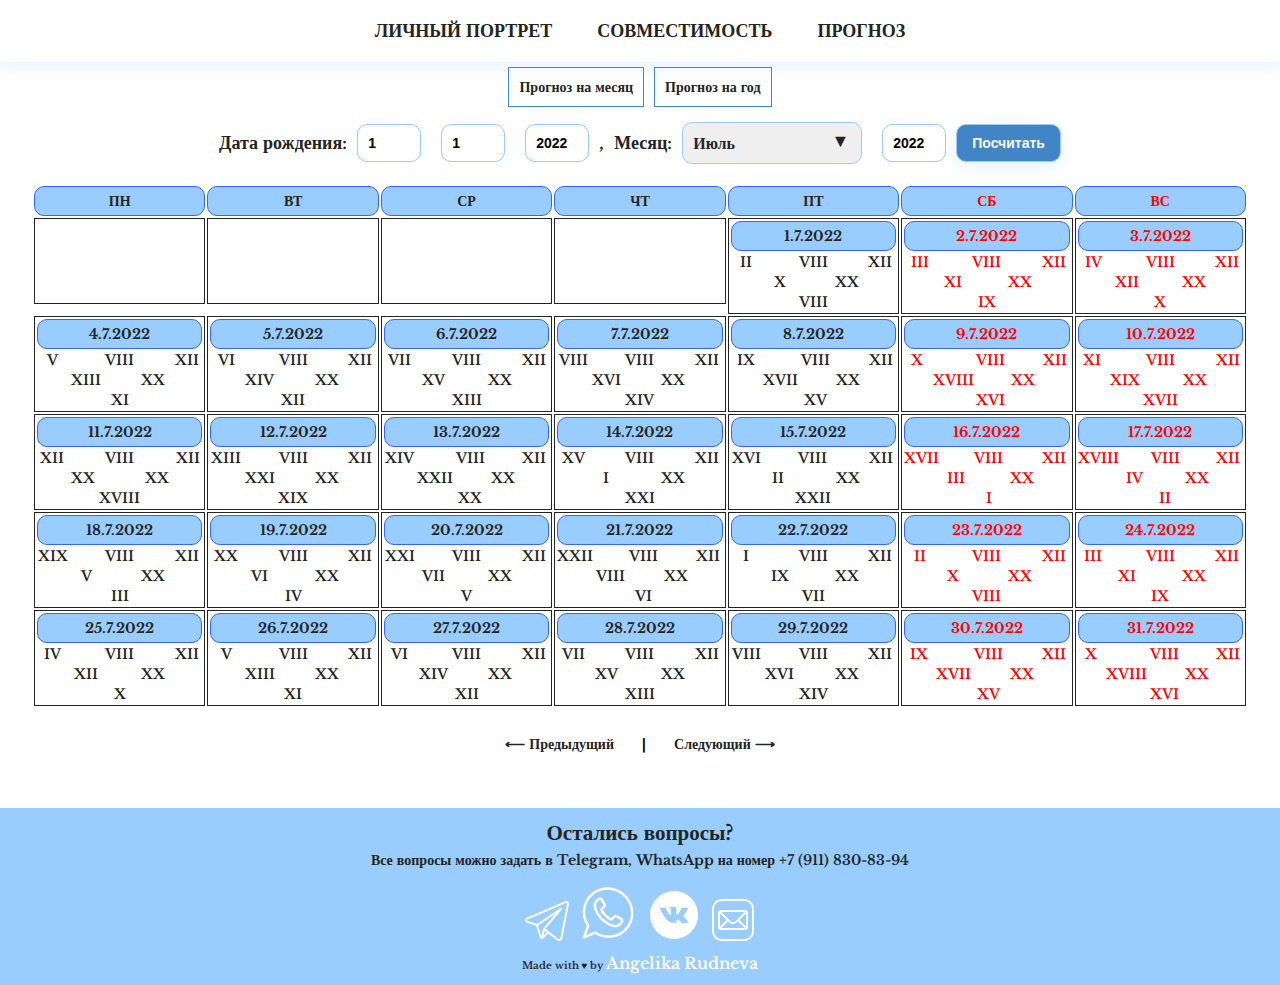
<file: calendar.html>
<!DOCTYPE html>
<html lang="en">
  <head>
    <meta charset="UTF-8" />
    <meta http-equiv="X-UA-Compatible" content="IE=edge" />
    <meta name="viewport" content="width=device-width, initial-scale=1.0" />
    <title>Психологические портреты</title>
    <link rel="preconnect" href="https://fonts.googleapis.com" />
    <link rel="preconnect" href="https://fonts.gstatic.com" crossorigin />
    <link
      href="https://fonts.googleapis.com/css2?family=Libre+Baskerville:wght@400;700&display=swap"
      rel="stylesheet"
    />
    <link rel="stylesheet" href="css/style.css" />
    <link rel="stylesheet" href="css/calendar.css" />

    <style>
      .tbl {
        border: 1px solid rgb(36, 36, 36);
      }
      .tbh {
        border: 1px solid #3366ff;
        background-color: #99ccff;
        font-weight: bold;
        border-radius: 10px;
        padding: 5px;
      }
      .nil {
        border: 1px solid #ffffff;
        background-color: #ffffff;
      }
      .ind {
        font-size: 24px;
        font-weight: bold;
        color: rgb(36, 36, 36);
      }
      .ind_s {
        font-size: 16px;
        font-weight: bold;
        color: rgb(36, 36, 36);
      }
      .sub {
        font-size: 12px;
        color: #999999;
      }
      .sub_s {
        font-size: 10px;
        color: #999999;
      }
      .inda {
        font-size: 18px;
        font-weight: bold;
        color: rgb(36, 36, 36);
      }
      .gray {
        color: #999999;
      }
      .eso ul {
        list-style: none;
        margin: 0px;
        padding: 0px;
      }
      .eso ul li {
        float: left;
        padding: 1px;
        font-size: 12px;
      }
      .anons {
        text-align: center;
        margin-bottom: 1rem;
      }
    </style>
  </head>
  <body>
    <header>
      <nav class="shift">
        <ul>
          <li><a href="/personal.html">Личный портрет</a></li>
          <li><a href="/dayscompozit.html">Совместимость</a></li>
          <li><a href="/calendar.html">Прогноз</a></li>
        </ul>
      </nav>
    </header>
    <div class="compozit-drop">
      <ul>
        <li><a href="/calendar.html">Прогноз на месяц</a></li>
        <li><a href="/yearcalendar.html">Прогноз на год</a></li>
      </ul>
    </div>
    <div class="main-section m10 calendar-container">
      <div class="main-content">
        <div id="form" action="">
          <span>Дата рождения:</span>
          <input
            name="day"
            id="day"
            type="text"
            maxlength="2"
            placeholder="01"
            required
            value="1"
          />
          <input
            name="month"
            id="month"
            type="text"
            maxlength="2"
            placeholder="01"
            required
            value="1"
          />
          <input
            name="year"
            id="year"
            type="text"
            maxlength="4"
            placeholder="1999"
            required
            value="2022"
          />,
          <div class="forcast-date calendar-container">
            <span>Месяц:</span>
            <div class="select">
              <select id="forecast_month">
                <option value="1">Январь</option>
                <option value="2">Февраль</option>
                <option value="3">Март</option>
                <option value="4">Апрель</option>
                <option selected value="5">Май</option>
                <option value="6">Июнь</option>
                <option value="7">Июль</option>
                <option value="8">Август</option>
                <option value="9">Сентябрь</option>
                <option value="10">Октябрь</option>
                <option value="11">Ноябрь</option>
                <option value="12">Декабрь</option>
              </select>
            </div>
            <input
              name="forecast-year"
              id="forecast_year"
              type="text"
              maxlength="4"
              placeholder="2022"
              required
              value="2022"
            />
            <button id="count-btn">Посчитать</button>
          </div>
        </div>
      </div>
    </div>
    <section class="calendar-container">
      <div id="calendar_content"></div>
    </section>
    <div class="pagination">
      <ul class="pag-item">
        <li class="pag-list" onclick="prePage()">&#10229; Предыдущий</li>
        <span class="pag-list">&#10072;</span>
        <li class="pag-list" onclick="nextPage()">Следующий &#10230;</li>
      </ul>
    </div>

    <footer class="footer">
      <h2>Остались вопросы?</h2>
      <p>
        Все вопросы можно задать в
        <a class="contacts" target="_blank" href="https://t.me/+79118308394"
          >Telegram</a
        >,
        <a class="contacts" target="_blank" href="https://wa.me/+79118308394"
          >WhatsApp</a
        >
        на номер
        <a target="_blank" class="phone" href="tel:+7(911)830-83-94"
          >+7 (911) 830-83-94</a
        >
      </p>
      <div class="info">
        <span>
          <a target="_blank" href="https://t.me/+79118308394"
            ><img src="img/icons8-telegram-app-50.png" alt="Telegram"
          /></a>
          <a target="_blank" href="https://wa.me/+79118308394"
            ><img src="img/icons8-whatsapp-64.png" alt="WhatsApp"
          /></a>
          <a target="_blank" href="https://vk.com/angelika_rudneva"
            ><img src="img/icons8-vk-circled-60.png" alt="VK"
          /></a>
          <a target="_blank" href="mailto:info@likarudneva.com"
            ><img src="img/icons8-mail-50.png" alt="Mail"
          /></a>
        </span>
      </div>
      <span class="copyright"
        >Made with ♥ by
        <a href="https://likarudneva.com/"> Angelika Rudneva</a></span
      >
    </footer>
    <script src="js/calendar.js"></script>
  </body>
</html>
</file>
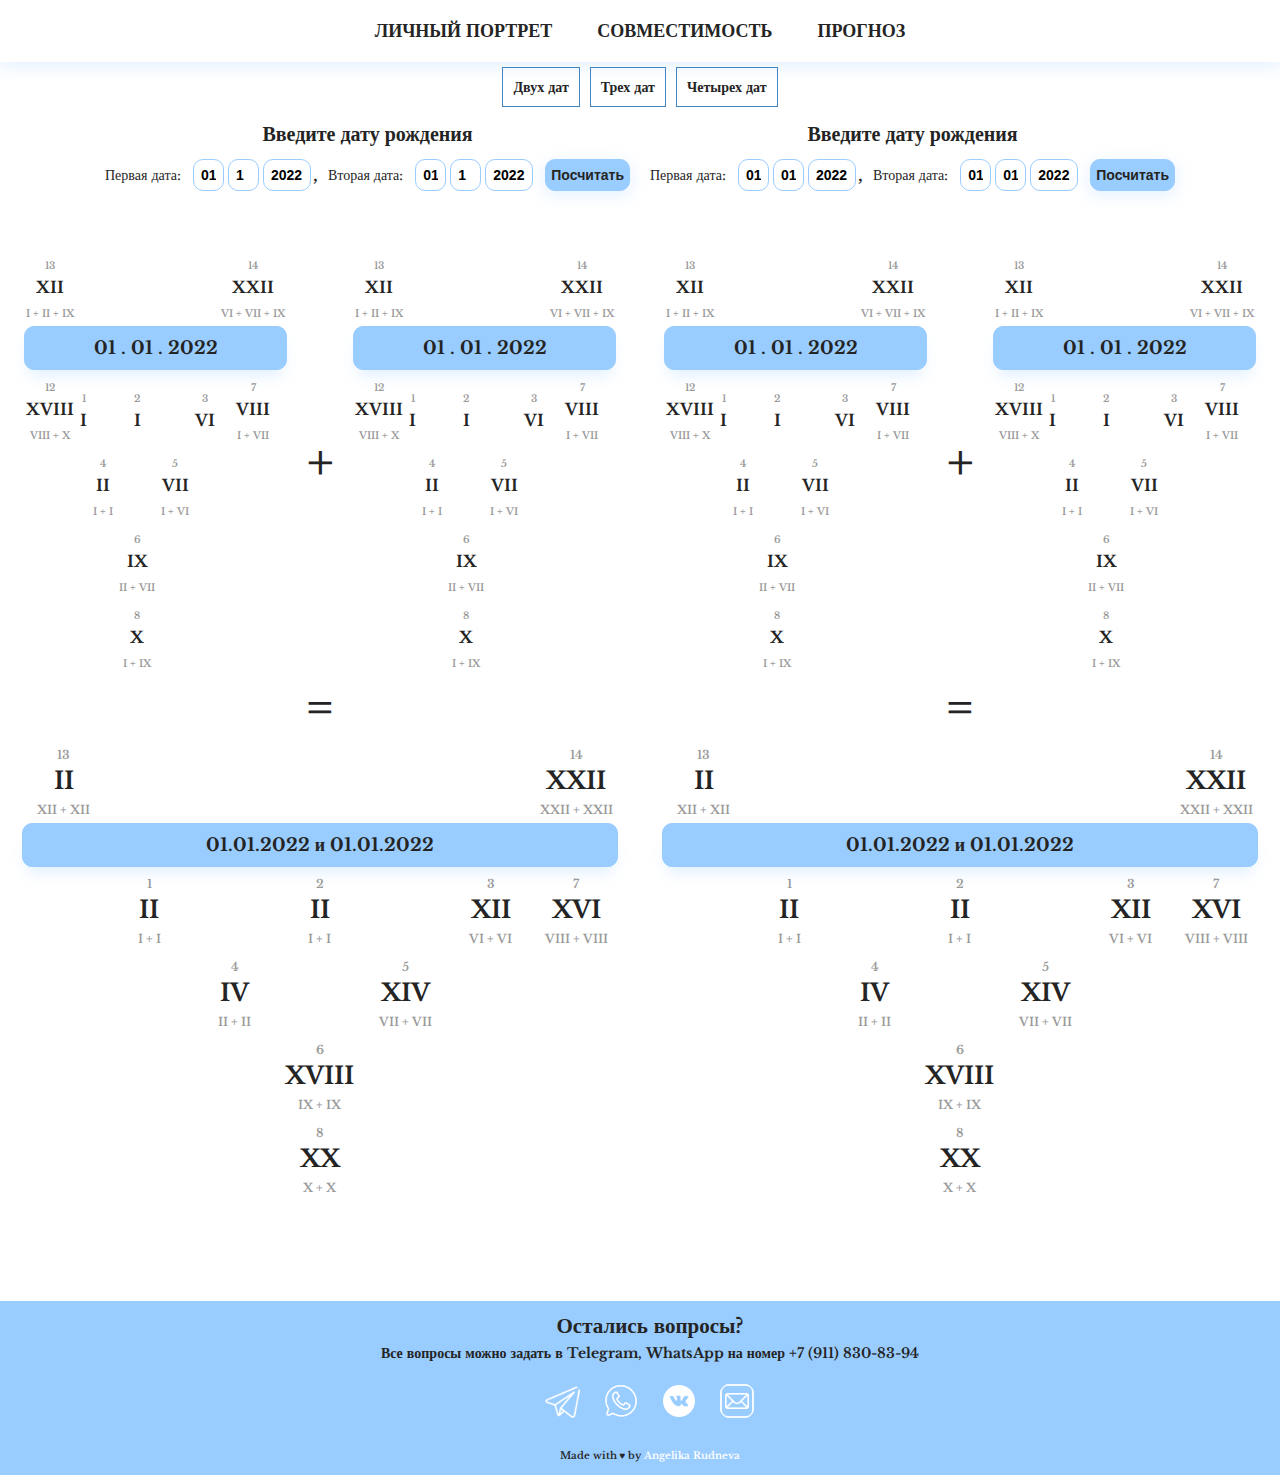
<file: dayscompozfour.html>
<!DOCTYPE html>
<html lang="en">
  <head>
    <meta charset="UTF-8" />
    <meta http-equiv="X-UA-Compatible" content="IE=edge" />
    <meta name="viewport" content="width=device-width, initial-scale=1.0" />
    <title>Психологические портреты</title>
    <link rel="preconnect" href="https://fonts.googleapis.com" />
    <link rel="preconnect" href="https://fonts.gstatic.com" crossorigin />
    <link
      href="https://fonts.googleapis.com/css2?family=Libre+Baskerville:wght@400;700&display=swap"
      rel="stylesheet"
    />
    <!-- <link rel="stylesheet" href="css/style.css" /> -->
    <link rel="stylesheet" href="css/dayscompoz.css" />

    <style>
      .tbl {
        border: 1px solid rgb(36, 36, 36);
      }
      .tbh {
        border: 1px solid #99ccff;
        background: #99ccff;
        -webkit-box-shadow: 0px 10px 15px -5px rgba(153, 204, 255, 0.31);
        -moz-box-shadow: 0px 10px 15px -5px rgba(153, 204, 255, 0.31);
        box-shadow: 0px 10px 15px -5px rgba(153, 204, 255, 0.31);
        font-weight: bold;
        border-radius: 10px;
        padding: 10px;
      }
      .nil {
        border: 1px solid #ffffff;
        background-color: #ffffff;
      }
      .ind {
        font-size: 24px;
        font-weight: bold;
        color: rgb(36, 36, 36);
      }
      .ind_s {
        font-size: 16px;
        font-weight: bold;
        color: rgb(36, 36, 36);
      }
      .sub {
        font-size: 12px;
        color: #999999;
      }
      .sub_s {
        font-size: 10px;
        white-space: nowrap;
        color: #999999;
      }
      .inda {
        font-size: 18px;
        font-weight: bold;
        color: rgb(36, 36, 36);
      }
      .gray {
        color: #999999;
      }
      .eso ul {
        list-style: none;
        margin: 0px;
        padding: 0px;
      }
      .eso ul li {
        float: left;
        padding: 1px;
        font-size: 12px;
      }
      .anons {
        text-align: center;
        margin-bottom: 1rem;
      }
      input::-webkit-outer-spin-button,
input::-webkit-inner-spin-button {
  -webkit-appearance: none;
  margin: 0;
}

/* Firefox */
input[type=number] {
  -moz-appearance: textfield;
}
    </style>
  </head>
  <body>
    <header>
      <nav class="shift">
        <ul>
          <li><a href="/personal.html">Личный портрет</a></li>
          <li><a href="/dayscompozit.html">Совместимость</a></li>
          <li><a href="/calendar.html">Прогноз</a></li>
        </ul>
      </nav>
    </header>
    </header>
    <div class="compozit-drop">
      <ul>
        <li><a href="/dayscompozit.html">Двух дат</a></li>
        <li><a href="/threedayscompozit.html">Трех дат</a></li>
        <li><a href="/dayscompozfour.html">Четырех дат</a></li>
      </ul>
    </div>
    <div class="main-section">
      <div class="main-content">
        <h2>Введите дату рождения</h2>
        <div id="form" action="">
          <h2 class="subtitle">Первая дата:</h2>
          <input
            name="day"
            id="day1"
            type="number"
            maxlength="2"
            placeholder="1"
            required
            value="01"
          />
          <input
            name="month"
            id="month1"
            type="number"
            maxlength="2"
            placeholder="1"
            require
            value="1"
            min="1"
            max="12"
          />
          <input
            class="last"
            name="year"
            id="year1"
            type="number"
            maxlength="4"
            placeholder="2022"
            required
            value="2022"
          />,

          <h2 class="subtitle">Вторая дата:</h2>
          <input
            name="day"
            id="day2"
            type="number"
            maxlength="2"
            placeholder="1"
            required
            value="01"
          />
          <input
            name="month"
            id="month2"
            type="number"
            maxlength="2"
            placeholder="01"
            required
            value="1"
          />
          <input
            class="last"
            name="year"
            id="year2"
            type="number"
            maxlength="4"
            placeholder="2022"
            required
            value="2022"
          />
          <button class="btn" id="count-btn">Посчитать</button>
        </div>
      </div>
      <div class="main-content-2">
        <h2>Введите дату рождения</h2>
        <div id="form2" action="">
          <h2 class="subtitle">Первая дата:</h2>
          <input
            name="day"
            id="day3"
            type="number"
            maxlength="2"
            placeholder="1"
            required
            value="01"
          />
          <input
            name="month"
            id="month3"
            type="number"
            maxlength="2"
            placeholder="1"
            require
            value="01"
          />
          <input
            class="last"
            name="year"
            id="year3"
            type="number"
            maxlength="4"
            placeholder="2022"
            required
            value="2022"
          />,

          <h2 class="subtitle">Вторая дата:</h2>
          <input
            name="day"
            id="day4"
            type="number"
            maxlength="2"
            placeholder="1"
            required
            value="01"
          />
          <input
            name="month"
            id="month4"
            type="number"
            maxlength="2"
            placeholder="01"
            required
            value="01"
            max="12"
          />
          <input
            class="last"
            name="year"
            id="year4"
            type="number"
            maxlength="4"
            placeholder="2022"
            required
            value="2022"
          />
          <button class="btn" id="count-btn2">Посчитать</button>
        </div>
      </div>
    </div>

    <div class="columns">
      <section class="column-1" id="table">
        <tr>
          <td>
            <br />
            <table width="100%" border="0" align="center">
              <tbody>
                <tr class="flx">
                    <td class="w70" width="45%" align="center" valign="middle" id="left_table">
                        </td>

                  <td width="10%" align="center" valign="middle">
                    <font size="7">+</font>
                  </td>
                  <td class="w70" width="45%" align="center" valign="middle" id="left_table2">
                    
                  </td>
            
          </td>
                </tr>
              </tbody>
            </table>
            <center><font size="7">=</font></center>
            <!-- -- -- HERE PAST THE ANSWER TABLE-- -- -->
            <div id="answer_left">
                
            </div>
          </td>
        </tr>
        
      </section>
      <span class="line"></span>
      <section class="column-1" id="table">
        <tr>
          <td>
            <br />
            <table width="100%" border="0" align="center">
              <tbody>
                <tr class="flx">

                  <td class="w70" width="45%" align="center" valign="middle" id="right_table">
                </td>

          <td width="10%" align="center" valign="middle">
            <font size="7">+</font>
          </td>
          <td class="w70" width="45%" align="center" valign="middle" id="right_table2">
            
          </td>
                </tr>
              </tbody>
            </table>
            <center><font size="7">=</font></center>
            <!-- -- -- HERE PAST THE ANSWER TABLE-- -- -->
            <div id="answer_right">
                
            </div>
          </td>
        </tr>
      </section>
    </div>

    <footer class="footer">
      <h2>Остались вопросы?</h2>
      <p>
        Все вопросы можно задать в
        <a class="contacts" target="_blank" href="https://t.me/+79118308394"
          >Telegram</a
        >,
        <a class="contacts" target="_blank" href="https://wa.me/+79118308394"
          >WhatsApp</a
        >
        на номер <a target="_blank" class="phone" href="tel:+7(911)830-83-94">+7 (911) 830-83-94</a>
      </p>
      <div class="info">
        <span>
          <a target="_blank" href="https://t.me/+79118308394"
            ><img src="img/icons8-telegram-app-50.png" alt="Telegram"
          /></a>
          <a target="_blank" href="https://wa.me/+79118308394"
            ><img src="img/icons8-whatsapp-64.png" alt="WhatsApp"
          /></a>
          <a target="_blank" href="https://vk.com/angelika_rudneva"
            ><img src="img/icons8-vk-circled-60.png" alt="VK"
          /></a>
          <a target="_blank" href="mailto:info@likarudneva.com"
            ><img src="img/icons8-mail-50.png" alt="Mail"
          /></a>
        </span>
      </div>
      <span class="copyright"
        >Made with ♥ by
        <a href="https://likarudneva.com/"> Angelika Rudneva</a></span
      >
    </footer>
    <script src="js/daysfor.js"></script>
  </body>
</html>
</file>
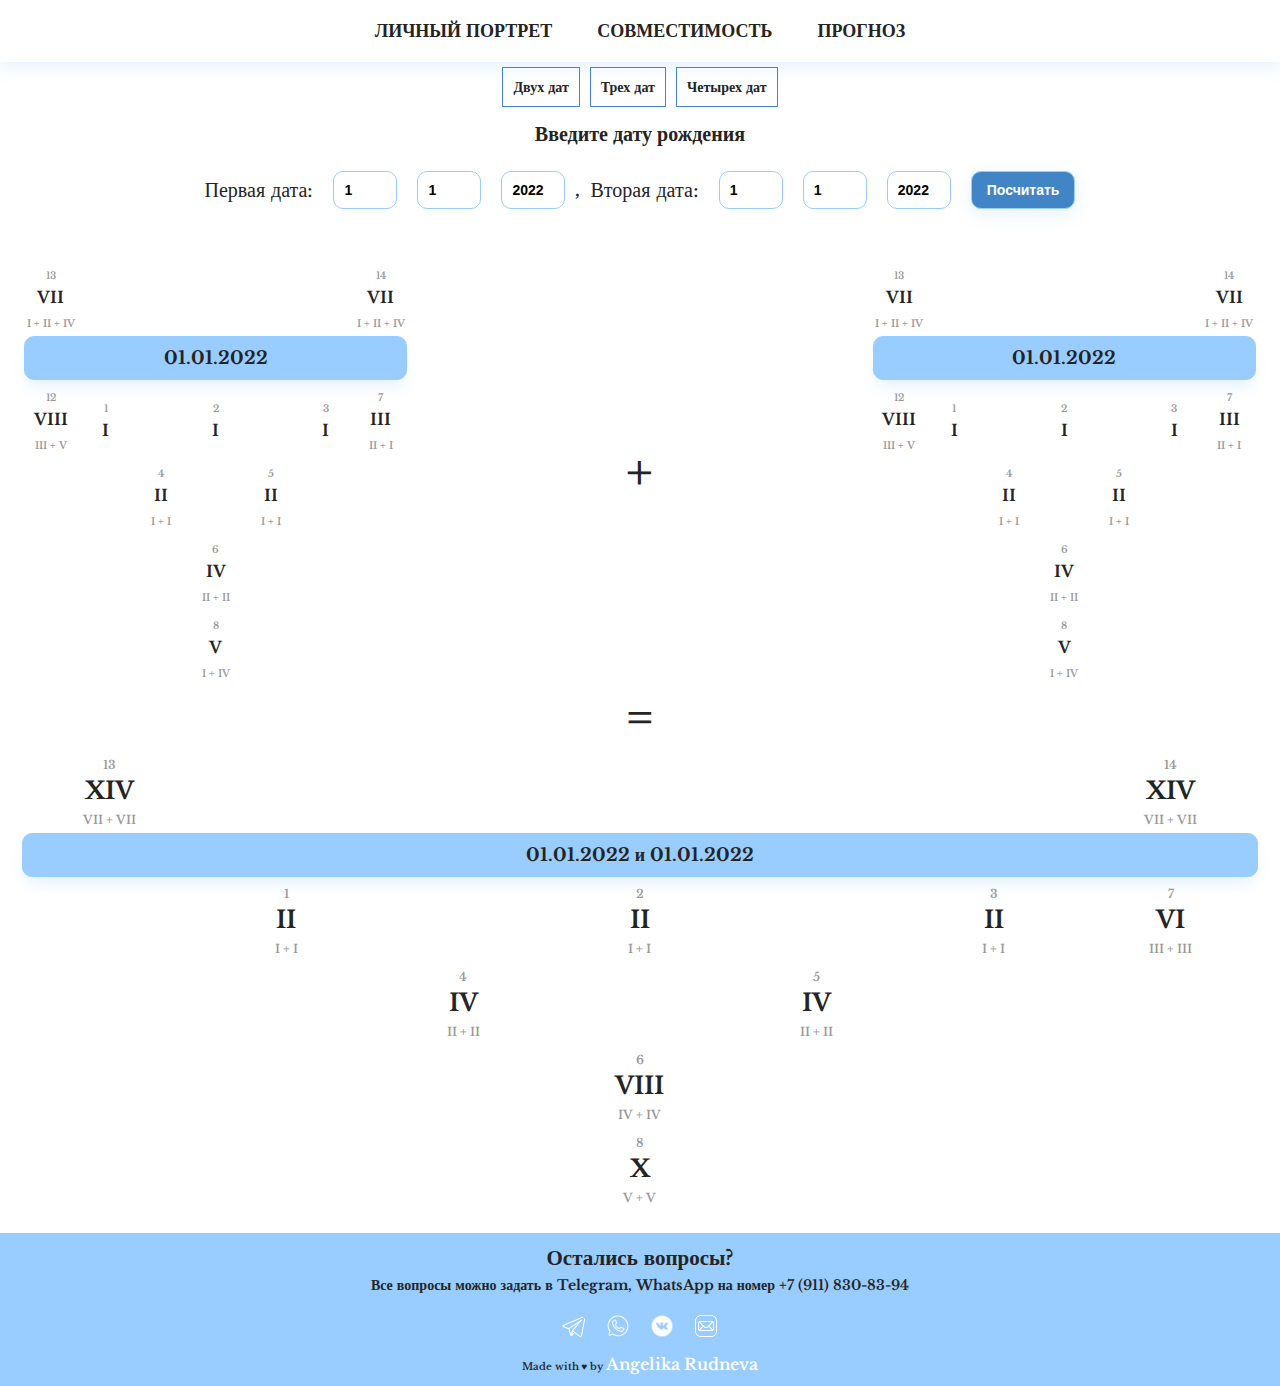
<file: dayscompozit.html>
<!DOCTYPE html>
<html lang="en">
  <head>
    <meta charset="UTF-8" />
    <meta http-equiv="X-UA-Compatible" content="IE=edge" />
    <meta name="viewport" content="width=device-width, initial-scale=1.0" />
    <title>Психологические портреты</title>
    <link rel="preconnect" href="https://fonts.googleapis.com" />
    <link rel="preconnect" href="https://fonts.gstatic.com" crossorigin />
    <link
      href="https://fonts.googleapis.com/css2?family=Libre+Baskerville:wght@400;700&display=swap"
      rel="stylesheet"
    />
    <link rel="stylesheet" href="css/dayscompozit.css" />
    <link rel="stylesheet" href="css/style.css" />

    <style>
      .tbl {
        border: 1px solid rgb(36, 36, 36);
      }
      .tbh {
        border: 1px solid #99ccff;
        background: #99ccff;
        -webkit-box-shadow: 0px 10px 15px -5px rgba(153, 204, 255, 0.31);
        -moz-box-shadow: 0px 10px 15px -5px rgba(153, 204, 255, 0.31);
        box-shadow: 0px 10px 15px -5px rgba(153, 204, 255, 0.31);
        font-weight: bold;
        border-radius: 10px;
        padding: 10px;
      }
      .nil {
        border: 1px solid #ffffff;
        background-color: #ffffff;
      }
      .ind {
        font-size: 24px;
        font-weight: bold;
        color: rgb(36, 36, 36);
      }
      .ind_s {
        font-size: 16px;
        font-weight: bold;
        color: rgb(36, 36, 36);
      }
      .sub {
        font-size: 12px;
        color: #999999;
      }
      .sub_s {
        font-size: 10px;
        color: #999999;
      }
      .inda {
        font-size: 18px;
        font-weight: bold;
        color: rgb(36, 36, 36);
      }
      .gray {
        color: #999999;
      }
      .eso ul {
        list-style: none;
        margin: 0px;
        padding: 0px;
      }
      .eso ul li {
        float: left;
        padding: 1px;
        font-size: 12px;
      }
      .anons {
        text-align: center;
        margin-bottom: 1rem;
      }
    </style>
  </head>
  <body>
    <header>
      <nav class="shift">
        <ul>
          <li><a href="/personal.html">Личный портрет</a></li>
          <li><a href="/dayscompozit.html">Совместимость</a></li>
          <li><a href="/calendar.html">Прогноз</a></li>
        </ul>
      </nav>
    </header>
    <div class="compozit-drop">
      <ul>
        <li><a href="/dayscompozit.html">Двух дат</a></li>
        <li><a href="/threedayscompozit.html">Трех дат</a></li>
        <li><a href="/dayscompozfour.html">Четырех дат</a></li>
      </ul>
    </div>
    <div class="main-section">
      <div class="main-content">
        <h2>Введите дату рождения</h2>
        <form id="form" action="">
          <h2 class="subtitle">Первая дата:</h2>
          <input
            name="day"
            id="day2"
            type="text"
            maxlength="2"
            placeholder="1"
            required
            value="1"
          />
          <input
            name="month"
            id="month2"
            type="text"
            maxlength="2"
            placeholder="1"
            require
            value="1"
          />
          <input
            name="year"
            id="year2"
            type="text"
            maxlength="4"
            placeholder="2022"
            required
            value="2022"
          />,

          <h2 class="subtitle">Вторая дата:</h2>
          <input
            name="day"
            id="day1"
            type="text"
            maxlength="2"
            placeholder="1"
            required
            value="1"
          />
          <input
            name="month"
            id="month1"
            type="text"
            maxlength="2"
            placeholder="01"
            required
            value="1"
          />
          <input
            name="year"
            id="year1"
            type="text"
            maxlength="4"
            placeholder="2022"
            required
            value="2022"
          />
          <!-- // -->
          <button class="btn" id="count-btn">Посчитать</button>
        </form>
      </div>
    </div>

    <section class="container-2 none" id="table">
      <tr>
        <td>
          <br />
          <table width="100%" border="0" align="center">
            <tbody>
              <tr class="flex">
                <td class="w-70" width="45%" align="left" valign="middle">
                  <table border="0" align="center">
                    <tbody>
                      <tr>
                        <td width="14%" align="center" valign="middle">
                          <table border="0">
                            <tbody>
                              <tr>
                                <td align="center" valign="middle">
                                  <span class="sub_s">13</span>
                                </td>
                              </tr>
                              <tr>
                                <td align="center" valign="middle">
                                  <span class="ind_s" id="p13R">VII</span>
                                </td>
                              </tr>
                              <tr>
                                <td align="center" valign="middle">
                                  <span class="sub_s" id="rightAnswer13"
                                    >I + II + IV</span
                                  >
                                </td>
                              </tr>
                            </tbody>
                          </table>
                        </td>
                        <td width="14%">&nbsp;</td>
                        <td width="14%">&nbsp;</td>
                        <td width="14%">&nbsp;</td>
                        <td width="14%">&nbsp;</td>
                        <td width="14%">&nbsp;</td>
                        <td width="14%" align="center" valign="middle">
                          <table border="0">
                            <tbody>
                              <tr>
                                <td align="center" valign="middle">
                                  <span class="sub_s">14</span>
                                </td>
                              </tr>
                              <tr>
                                <td align="center" valign="middle">
                                  <span class="ind_s" id="p14R">VII</span>
                                </td>
                              </tr>
                              <tr>
                                <td align="center" valign="middle">
                                  <span class="sub_s" id="rightAnswer14"
                                    >I + II + IV</span
                                  >
                                </td>
                              </tr>
                            </tbody>
                          </table>
                        </td>
                      </tr>
                      <tr>
                        <td
                          align="center"
                          valign="middle"
                          colspan="7"
                          class="tbh"
                          id="date1"
                        >
                          01.01.2022
                        </td>
                      </tr>
                      <tr>
                        <td width="14%" align="center" valign="middle">
                          <table border="0">
                            <tbody>
                              <tr>
                                <td align="center" valign="middle">
                                  <span class="sub_s">12</span>
                                </td>
                              </tr>
                              <tr>
                                <td align="center" valign="middle">
                                  <span class="ind_s" id="p12L">VIII</span>
                                </td>
                              </tr>
                              <tr>
                                <td align="center" valign="middle">
                                  <span class="sub_s" id="leftAnswer12"
                                    >III + V</span
                                  >
                                </td>
                              </tr>
                            </tbody>
                          </table>
                        </td>
                        <td width="14%" align="center" valign="middle">
                          <table border="0">
                            <tbody>
                              <tr>
                                <td align="center" valign="middle">
                                  <span class="sub_s">1</span>
                                </td>
                              </tr>
                              <tr>
                                <td align="center" valign="middle">
                                  <span class="ind_s" id="p1R">I</span>
                                </td>
                              </tr>
                              <tr>
                                <td align="center" valign="middle">
                                  <span class="sub_s"></span>
                                </td>
                              </tr>
                            </tbody>
                          </table>
                        </td>
                        <td width="14%">&nbsp;</td>
                        <td width="14%" align="center" valign="middle">
                          <table border="0">
                            <tbody>
                              <tr>
                                <td align="center" valign="middle">
                                  <span class="sub_s">2</span>
                                </td>
                              </tr>
                              <tr>
                                <td align="center" valign="middle">
                                  <span class="ind_s" id="p2R">I</span>
                                </td>
                              </tr>
                              <tr>
                                <td align="center" valign="middle">
                                  <span class="sub_s"></span>
                                </td>
                              </tr>
                            </tbody>
                          </table>
                        </td>
                        <td width="14%">&nbsp;</td>
                        <td width="14%" align="center" valign="middle">
                          <table border="0">
                            <tbody>
                              <tr>
                                <td align="center" valign="middle">
                                  <span class="sub_s">3</span>
                                </td>
                              </tr>
                              <tr>
                                <td align="center" valign="middle">
                                  <span class="ind_s" id="p3R">I</span>
                                </td>
                              </tr>
                              <tr>
                                <td align="center" valign="middle">
                                  <span class="sub_s"></span>
                                </td>
                              </tr>
                            </tbody>
                          </table>
                        </td>
                        <td width="14%" align="center" valign="middle">
                          <table border="0">
                            <tbody>
                              <tr>
                                <td align="center" valign="middle">
                                  <span class="sub_s">7</span>
                                </td>
                              </tr>
                              <tr>
                                <td align="center" valign="middle">
                                  <span class="ind_s" id="p7R">III</span>
                                </td>
                              </tr>
                              <tr>
                                <td align="center" valign="middle">
                                  <span class="sub_s" id="rightAnswer7"
                                    >II + I</span
                                  >
                                </td>
                              </tr>
                            </tbody>
                          </table>
                        </td>
                      </tr>
                      <tr>
                        <td width="14%">&nbsp;</td>
                        <td width="14%">&nbsp;</td>
                        <td width="14%" align="center" valign="middle">
                          <table border="0">
                            <tbody>
                              <tr>
                                <td align="center" valign="middle">
                                  <span class="sub_s">4</span>
                                </td>
                              </tr>
                              <tr>
                                <td align="center" valign="middle">
                                  <span class="ind_s" id="p4R">II</span>
                                </td>
                              </tr>
                              <tr>
                                <td align="center" valign="middle">
                                  <span class="sub_s" id="rightAnswer4"
                                    >I + I</span
                                  >
                                </td>
                              </tr>
                            </tbody>
                          </table>
                        </td>
                        <td width="14%">&nbsp;</td>
                        <td width="14%" align="center" valign="middle">
                          <table border="0">
                            <tbody>
                              <tr>
                                <td align="center" valign="middle">
                                  <span class="sub_s">5</span>
                                </td>
                              </tr>
                              <tr>
                                <td align="center" valign="middle">
                                  <span class="ind_s" id="p5R">II</span>
                                </td>
                              </tr>
                              <tr>
                                <td align="center" valign="middle">
                                  <span class="sub_s" id="rightAnswer5"
                                    >I + I</span
                                  >
                                </td>
                              </tr>
                            </tbody>
                          </table>
                        </td>
                        <td width="14%">&nbsp;</td>
                        <td width="14%">&nbsp;</td>
                      </tr>
                      <tr>
                        <td width="14%">&nbsp;</td>
                        <td width="14%">&nbsp;</td>
                        <td width="14%">&nbsp;</td>
                        <td width="14%" align="center" valign="middle">
                          <table border="0">
                            <tbody>
                              <tr>
                                <td align="center" valign="middle">
                                  <span class="sub_s">6</span>
                                </td>
                              </tr>
                              <tr>
                                <td align="center" valign="middle">
                                  <span class="ind_s" id="p6R">IV</span>
                                </td>
                              </tr>
                              <tr>
                                <td align="center" valign="middle">
                                  <span class="sub_s" id="rightAnswer6"
                                    >II + II</span
                                  >
                                </td>
                              </tr>
                            </tbody>
                          </table>
                        </td>
                        <td width="14%">&nbsp;</td>
                        <td width="14%">&nbsp;</td>
                        <td width="14%">&nbsp;</td>
                      </tr>
                      <tr>
                        <td width="14%">&nbsp;</td>
                        <td width="14%">&nbsp;</td>
                        <td width="14%">&nbsp;</td>
                        <td width="14%" align="center" valign="middle">
                          <table border="0">
                            <tbody>
                              <tr>
                                <td align="center" valign="middle">
                                  <span class="sub_s">8</span>
                                </td>
                              </tr>
                              <tr>
                                <td align="center" valign="middle">
                                  <span class="ind_s" id="p8R">V</span>
                                </td>
                              </tr>
                              <tr>
                                <td align="center" valign="middle">
                                  <span class="sub_s" id="rightAnswer8"
                                    >I + IV</span
                                  >
                                </td>
                              </tr>
                            </tbody>
                          </table>
                        </td>
                        <td width="14%">&nbsp;</td>
                        <td width="14%">&nbsp;</td>
                        <td width="14%">&nbsp;</td>
                      </tr>
                    </tbody>
                  </table>
                </td>
                <td width="10%" align="center" valign="middle">
                  <font size="7">+</font>
                </td>
                <td class="w-70" width="45%" align="right" valign="middle">
                  <table border="0" align="center">
                    <tbody>
                      <tr>
                        <td width="14%" align="center" valign="middle">
                          <table border="0">
                            <tbody>
                              <tr>
                                <td align="center" valign="middle">
                                  <span class="sub_s">13</span>
                                </td>
                              </tr>
                              <tr>
                                <td align="center" valign="middle">
                                  <span class="ind_s" id="p13L">VII</span>
                                </td>
                              </tr>
                              <tr>
                                <td align="center" valign="middle">
                                  <span class="sub_s" id="leftAnswer13"
                                    >I + II + IV</span
                                  >
                                </td>
                              </tr>
                            </tbody>
                          </table>
                        </td>
                        <td width="14%">&nbsp;</td>
                        <td width="14%">&nbsp;</td>
                        <td width="14%">&nbsp;</td>
                        <td width="14%">&nbsp;</td>
                        <td width="14%">&nbsp;</td>
                        <td width="14%" align="center" valign="middle">
                          <table border="0">
                            <tbody>
                              <tr>
                                <td align="center" valign="middle">
                                  <span class="sub_s">14</span>
                                </td>
                              </tr>
                              <tr>
                                <td align="center" valign="middle">
                                  <span class="ind_s" id="p14L">VII</span>
                                </td>
                              </tr>
                              <tr>
                                <td align="center" valign="middle">
                                  <span class="sub_s" id="leftAnswer14"
                                    >I + II + IV</span
                                  >
                                </td>
                              </tr>
                            </tbody>
                          </table>
                        </td>
                      </tr>
                      <tr>
                        <td
                          align="center"
                          valign="middle"
                          colspan="7"
                          class="tbh"
                          id="date2"
                        >
                          01.01.2022
                        </td>
                      </tr>
                      <tr>
                        <td width="14%" align="center" valign="middle">
                          <table border="0">
                            <tbody>
                              <tr>
                                <td align="center" valign="middle">
                                  <span class="sub_s">12</span>
                                </td>
                              </tr>
                              <tr>
                                <td align="center" valign="middle">
                                  <span class="ind_s" id="p12R">VIII</span>
                                </td>
                              </tr>
                              <tr>
                                <td align="center" valign="middle">
                                  <span class="sub_s" id="rightAnswer12"
                                    >III + V</span
                                  >
                                </td>
                              </tr>
                            </tbody>
                          </table>
                        </td>
                        <td width="14%" align="center" valign="middle">
                          <table border="0">
                            <tbody>
                              <tr>
                                <td align="center" valign="middle">
                                  <span class="sub_s">1</span>
                                </td>
                              </tr>
                              <tr>
                                <td align="center" valign="middle">
                                  <span class="ind_s" id="p1L">I</span>
                                </td>
                              </tr>
                              <tr>
                                <td align="center" valign="middle">
                                  <span class="sub_s"> </span>
                                </td>
                              </tr>
                            </tbody>
                          </table>
                        </td>
                        <td width="14%">&nbsp;</td>
                        <td width="14%" align="center" valign="middle">
                          <table border="0">
                            <tbody>
                              <tr>
                                <td align="center" valign="middle">
                                  <span class="sub_s">2</span>
                                </td>
                              </tr>
                              <tr>
                                <td align="center" valign="middle">
                                  <span class="ind_s" id="p2L">I</span>
                                </td>
                              </tr>
                              <tr>
                                <td align="center" valign="middle">
                                  <span class="sub_s"></span>
                                </td>
                              </tr>
                            </tbody>
                          </table>
                        </td>
                        <td width="14%">&nbsp;</td>
                        <td width="14%" align="center" valign="middle">
                          <table border="0">
                            <tbody>
                              <tr>
                                <td align="center" valign="middle">
                                  <span class="sub_s">3</span>
                                </td>
                              </tr>
                              <tr>
                                <td align="center" valign="middle">
                                  <span class="ind_s" id="p3L">I</span>
                                </td>
                              </tr>
                              <tr>
                                <td align="center" valign="middle">
                                  <span class="sub_s"></span>
                                </td>
                              </tr>
                            </tbody>
                          </table>
                        </td>
                        <td width="14%" align="center" valign="middle">
                          <table border="0">
                            <tbody>
                              <tr>
                                <td align="center" valign="middle">
                                  <span class="sub_s">7</span>
                                </td>
                              </tr>
                              <tr>
                                <td align="center" valign="middle">
                                  <span class="ind_s" id="p7L">III</span>
                                </td>
                              </tr>
                              <tr>
                                <td align="center" valign="middle">
                                  <span class="sub_s" id="leftAnswer7"
                                    >II + I</span
                                  >
                                </td>
                              </tr>
                            </tbody>
                          </table>
                        </td>
                      </tr>
                      <tr>
                        <td width="14%">&nbsp;</td>
                        <td width="14%">&nbsp;</td>
                        <td width="14%" align="center" valign="middle">
                          <table border="0">
                            <tbody>
                              <tr>
                                <td align="center" valign="middle">
                                  <span class="sub_s">4</span>
                                </td>
                              </tr>
                              <tr>
                                <td align="center" valign="middle">
                                  <span class="ind_s" id="p4L">II</span>
                                </td>
                              </tr>
                              <tr>
                                <td align="center" valign="middle">
                                  <span class="sub_s" id="leftAnswer4"
                                    >I + I</span
                                  >
                                </td>
                              </tr>
                            </tbody>
                          </table>
                        </td>
                        <td width="14%">&nbsp;</td>
                        <td width="14%" align="center" valign="middle">
                          <table border="0">
                            <tbody>
                              <tr>
                                <td align="center" valign="middle">
                                  <span class="sub_s">5</span>
                                </td>
                              </tr>
                              <tr>
                                <td align="center" valign="middle">
                                  <span class="ind_s" id="p5L">II</span>
                                </td>
                              </tr>
                              <tr>
                                <td align="center" valign="middle">
                                  <span class="sub_s" id="leftAnswer5"
                                    >I + I</span
                                  >
                                </td>
                              </tr>
                            </tbody>
                          </table>
                        </td>
                        <td width="14%">&nbsp;</td>
                        <td width="14%">&nbsp;</td>
                      </tr>
                      <tr>
                        <td width="14%">&nbsp;</td>
                        <td width="14%">&nbsp;</td>
                        <td width="14%">&nbsp;</td>
                        <td width="14%" align="center" valign="middle">
                          <table border="0">
                            <tbody>
                              <tr>
                                <td align="center" valign="middle">
                                  <span class="sub_s">6</span>
                                </td>
                              </tr>
                              <tr>
                                <td align="center" valign="middle">
                                  <span class="ind_s" id="p6L">IV</span>
                                </td>
                              </tr>
                              <tr>
                                <td align="center" valign="middle">
                                  <span class="sub_s" id="leftAnswer6"
                                    >II + II</span
                                  >
                                </td>
                              </tr>
                            </tbody>
                          </table>
                        </td>
                        <td width="14%">&nbsp;</td>
                        <td width="14%">&nbsp;</td>
                        <td width="14%">&nbsp;</td>
                      </tr>
                      <tr>
                        <td width="14%">&nbsp;</td>
                        <td width="14%">&nbsp;</td>
                        <td width="14%">&nbsp;</td>
                        <td width="14%" align="center" valign="middle">
                          <table border="0">
                            <tbody>
                              <tr>
                                <td align="center" valign="middle">
                                  <span class="sub_s">8</span>
                                </td>
                              </tr>
                              <tr>
                                <td align="center" valign="middle">
                                  <span class="ind_s" id="p8L">V</span>
                                </td>
                              </tr>
                              <tr>
                                <td align="center" valign="middle">
                                  <span class="sub_s" id="leftAnswer8"
                                    >I + IV</span
                                  >
                                </td>
                              </tr>
                            </tbody>
                          </table>
                        </td>
                        <td width="14%">&nbsp;</td>
                        <td width="14%">&nbsp;</td>
                        <td width="14%">&nbsp;</td>
                      </tr>
                    </tbody>
                  </table>
                </td>
              </tr>
            </tbody>
          </table>
          <center><font size="7">=</font></center>
          <table width="100%" border="0" align="center">
            <tbody>
              <tr>
                <td width="14%" align="center" valign="middle">
                  <table border="0">
                    <tbody>
                      <tr>
                        <td align="center" valign="middle">
                          <span class="sub">13</span>
                        </td>
                      </tr>
                      <tr>
                        <td align="center" valign="middle">
                          <span class="ind" id="all13">XIV</span>
                        </td>
                      </tr>
                      <tr>
                        <td align="center" valign="middle">
                          <span class="sub" id="bottomAnswer13">VII + VII</span>
                        </td>
                      </tr>
                    </tbody>
                  </table>
                </td>
                <td width="14%">&nbsp;</td>
                <td width="14%">&nbsp;</td>
                <td width="14%">&nbsp;</td>
                <td width="14%">&nbsp;</td>
                <td width="14%">&nbsp;</td>
                <td width="14%" align="center" valign="middle">
                  <table border="0">
                    <tbody>
                      <tr>
                        <td align="center" valign="middle">
                          <span class="sub">14</span>
                        </td>
                      </tr>
                      <tr>
                        <td align="center" valign="middle">
                          <span class="ind" id="all14">XIV</span>
                        </td>
                      </tr>
                      <tr>
                        <td align="center" valign="middle">
                          <span class="sub" id="bottomAnswer14">VII + VII</span>
                        </td>
                      </tr>
                    </tbody>
                  </table>
                </td>
              </tr>
              <tr>
                <td
                  align="center"
                  valign="middle"
                  colspan="7"
                  class="tbh"
                  id="date3"
                >
                  01.01.2022 и 01.01.2022
                </td>
              </tr>
              <tr>
                <td width="14%">&nbsp;</td>
                <td width="14%" align="center" valign="middle">
                  <table border="0">
                    <tbody>
                      <tr>
                        <td align="center" valign="middle">
                          <span class="sub">1</span>
                        </td>
                      </tr>
                      <tr>
                        <td align="center" valign="middle">
                          <span class="ind" id="all1">II</span>
                        </td>
                      </tr>
                      <tr>
                        <td align="center" valign="middle">
                          <span class="sub" id="bottomAnswer1">I + I</span>
                        </td>
                      </tr>
                    </tbody>
                  </table>
                </td>
                <td width="14%">&nbsp;</td>
                <td width="14%" align="center" valign="middle">
                  <table border="0">
                    <tbody>
                      <tr>
                        <td align="center" valign="middle">
                          <span class="sub">2</span>
                        </td>
                      </tr>
                      <tr>
                        <td align="center" valign="middle">
                          <span class="ind" id="all2">II</span>
                        </td>
                      </tr>
                      <tr>
                        <td align="center" valign="middle">
                          <span class="sub" id="bottomAnswer2">I + I</span>
                        </td>
                      </tr>
                    </tbody>
                  </table>
                </td>
                <td width="14%">&nbsp;</td>
                <td width="14%" align="center" valign="middle">
                  <table border="0">
                    <tbody>
                      <tr>
                        <td align="center" valign="middle">
                          <span class="sub">3</span>
                        </td>
                      </tr>
                      <tr>
                        <td align="center" valign="middle">
                          <span class="ind" id="all3">II</span>
                        </td>
                      </tr>
                      <tr>
                        <td align="center" valign="middle">
                          <span class="sub" id="bottomAnswer3">I + I</span>
                        </td>
                      </tr>
                    </tbody>
                  </table>
                </td>
                <td width="14%" align="center" valign="middle">
                  <table border="0">
                    <tbody>
                      <tr>
                        <td align="center" valign="middle">
                          <span class="sub">7</span>
                        </td>
                      </tr>
                      <tr>
                        <td align="center" valign="middle">
                          <span class="ind" id="all7">VI</span>
                        </td>
                      </tr>
                      <tr>
                        <td align="center" valign="middle">
                          <span class="sub" id="bottomAnswer7">III + III</span>
                        </td>
                      </tr>
                    </tbody>
                  </table>
                </td>
              </tr>
              <tr>
                <td width="14%">&nbsp;</td>
                <td width="14%">&nbsp;</td>
                <td width="14%" align="center" valign="middle">
                  <table border="0">
                    <tbody>
                      <tr>
                        <td align="center" valign="middle">
                          <span class="sub">4</span>
                        </td>
                      </tr>
                      <tr>
                        <td align="center" valign="middle">
                          <span class="ind" id="all4">IV</span>
                        </td>
                      </tr>
                      <tr>
                        <td align="center" valign="middle">
                          <span class="sub" id="bottomAnswer4">II + II</span>
                        </td>
                      </tr>
                    </tbody>
                  </table>
                </td>
                <td width="14%">&nbsp;</td>
                <td width="14%" align="center" valign="middle">
                  <table border="0">
                    <tbody>
                      <tr>
                        <td align="center" valign="middle">
                          <span class="sub">5</span>
                        </td>
                      </tr>
                      <tr>
                        <td align="center" valign="middle">
                          <span class="ind" id="all5">IV</span>
                        </td>
                      </tr>
                      <tr>
                        <td align="center" valign="middle">
                          <span class="sub" id="bottomAnswer5">II + II</span>
                        </td>
                      </tr>
                    </tbody>
                  </table>
                </td>
                <td width="14%">&nbsp;</td>
                <td width="14%">&nbsp;</td>
              </tr>
              <tr>
                <td width="14%">&nbsp;</td>
                <td width="14%">&nbsp;</td>
                <td width="14%">&nbsp;</td>
                <td width="14%" align="center" valign="middle">
                  <table border="0">
                    <tbody>
                      <tr>
                        <td align="center" valign="middle">
                          <span class="sub">6</span>
                        </td>
                      </tr>
                      <tr>
                        <td align="center" valign="middle">
                          <span class="ind" id="all6">VIII</span>
                        </td>
                      </tr>
                      <tr>
                        <td align="center" valign="middle">
                          <span class="sub" id="bottomAnswer6">IV + IV</span>
                        </td>
                      </tr>
                    </tbody>
                  </table>
                </td>
                <td width="14%">&nbsp;</td>
                <td width="14%">&nbsp;</td>
                <td width="14%">&nbsp;</td>
              </tr>
              <tr>
                <td width="14%">&nbsp;</td>
                <td width="14%">&nbsp;</td>
                <td width="14%">&nbsp;</td>
                <td width="14%" align="center" valign="middle">
                  <table border="0">
                    <tbody>
                      <tr>
                        <td align="center" valign="middle">
                          <span class="sub">8</span>
                        </td>
                      </tr>
                      <tr>
                        <td align="center" valign="middle">
                          <span class="ind" id="all8">X</span>
                        </td>
                      </tr>
                      <tr>
                        <td align="center" valign="middle">
                          <span class="sub" id="bottomAnswer8">V + V</span>
                        </td>
                      </tr>
                    </tbody>
                  </table>
                </td>
                <td width="14%">&nbsp;</td>
                <td width="14%">&nbsp;</td>
                <td width="14%">&nbsp;</td>
              </tr>
              <tr>
                <!-- <td align="center" valign="middle" colspan="7">
                  <br />
                  Позиций из персонального портрета первого человека: 8
                  <br />
                  Позиций из персонального портрета второго человека: 8
                </td> -->
              </tr>
            </tbody>
          </table>
        </td>
      </tr>
    </section>

    <footer class="footer">
      <h2>Остались вопросы?</h2>
      <p>
        Все вопросы можно задать в
        <a class="contacts" target="_blank" href="https://t.me/+79118308394"
          >Telegram</a
        >,
        <a class="contacts" target="_blank" href="https://wa.me/+79118308394"
          >WhatsApp</a
        >
        на номер
        <a target="_blank" class="phone" href="tel:+7(911)830-83-94"
          >+7 (911) 830-83-94</a
        >
      </p>
      <div class="info">
        <span>
          <a target="_blank" href="https://t.me/+79118308394"
            ><img src="img/icons8-telegram-app-50.png" alt="Telegram"
          /></a>
          <a target="_blank" href="https://wa.me/+79118308394"
            ><img src="img/icons8-whatsapp-64.png" alt="WhatsApp"
          /></a>
          <a target="_blank" href="https://vk.com/angelika_rudneva"
            ><img src="img/icons8-vk-circled-60.png" alt="VK"
          /></a>
          <a target="_blank" href="mailto:info@likarudneva.com"
            ><img src="img/icons8-mail-50.png" alt="Mail"
          /></a>
        </span>
      </div>
      <span class="copyright"
        >Made with ♥ by
        <a href="https://likarudneva.com/"> Angelika Rudneva</a></span
      >
    </footer>
    <script src="js/dayscompozit.js"></script>
  </body>
</html>
</file>
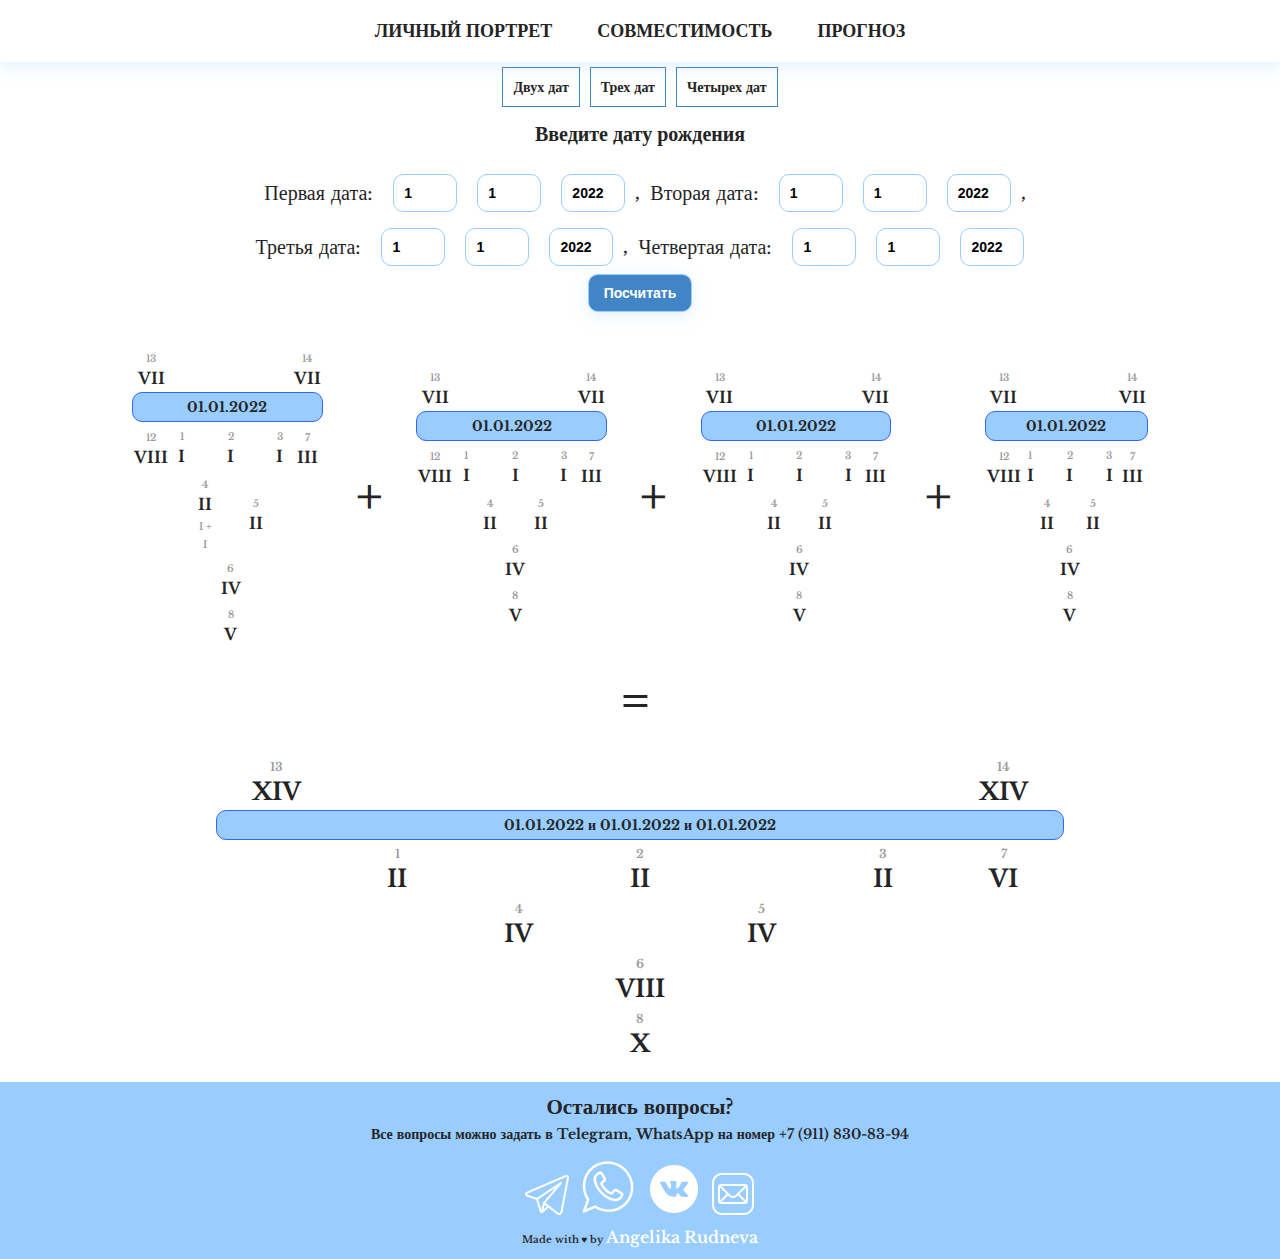
<file: fourdaycompozit.html>
<!DOCTYPE html>
<html lang="en">
  <head>
    <meta charset="UTF-8" />
    <meta http-equiv="X-UA-Compatible" content="IE=edge" />
    <meta name="viewport" content="width=device-width, initial-scale=1.0" />
    <title>Психологические портреты</title>
    <link rel="preconnect" href="https://fonts.googleapis.com" />
    <link rel="preconnect" href="https://fonts.gstatic.com" crossorigin />
    <link
      href="https://fonts.googleapis.com/css2?family=Libre+Baskerville:wght@400;700&display=swap"
      rel="stylesheet"
    />
    <link rel="stylesheet" href="css/style.css" />
    <link rel="stylesheet" href="css/calendar.css" />
    <link rel="stylesheet" href="css/threedayscompozit.css" />
    <link rel="stylesheet" href="css/fourdayscompozit.css" />
    <style>
      .tbl {
        border: 1px solid rgb(36, 36, 36);
      }
      .tbh {
        border: 1px solid #3366ff;
        background-color: #99ccff;
        font-weight: bold;
        border-radius: 10px;
        padding: 5px;
      }
      .nil {
        border: 1px solid #ffffff;
        background-color: #ffffff;
      }
      .ind {
        font-size: 24px;
        font-weight: bold;
        color: rgb(36, 36, 36);
      }
      .ind_s {
        font-size: 16px;
        font-weight: bold;
        color: rgb(36, 36, 36);
      }
      .sub {
        font-size: 12px;
        color: #999999;
      }
      .sub_s {
        font-size: 10px;
        color: #999999;
      }
      .inda {
        font-size: 18px;
        font-weight: bold;
        color: rgb(36, 36, 36);
      }
      .gray {
        color: #999999;
      }
      .eso ul {
        list-style: none;
        margin: 0px;
        padding: 0px;
      }
      .eso ul li {
        float: left;
        padding: 1px;
        font-size: 12px;
      }
      .anons {
        text-align: center;
        margin-bottom: 1rem;
      }
    </style>
  </head>
  <body>
    <header>
      <nav class="shift">
        <ul>
          <li><a href="/personal.html">Личный портрет</a></li>
          <li><a href="/dayscompozit.html">Совместимость</a></li>
          <li><a href="/calendar.html">Прогноз</a></li>
        </ul>
      </nav>
    </header>
    <div class="compozit-drop">
      <ul>
        <li><a href="/dayscompozit.html">Двух дат</a></li>
        <li><a href="/threedayscompozit.html">Трех дат</a></li>
        <li><a href="/fourdaycompozit.html">Четырех дат</a></li>
      </ul>
    </div>
    <div class="main-section">
      <div class="main-content">
        <h2>Введите дату рождения</h2>
        <form id="form" action="" class="form-box">
          <div class="form__group">
            <h2 class="subtitle">Первая дата:</h2>
            <input
              name="day"
              id="day1"
              type="text"
              maxlength="2"
              placeholder="1"
              value="1"
              required
            />
            <input
              name="month"
              id="month1"
              type="text"
              maxlength="2"
              placeholder="1"
              value="1"
              required
            />
            <input
              name="year"
              id="year1"
              type="text"
              maxlength="4"
              placeholder="2022"
              value="2022"
              required
            />,

            <h2 class="subtitle">Вторая дата:</h2>
            <input
              name="day"
              id="day2"
              type="text"
              maxlength="2"
              placeholder="1"
              value="1"
              required
            />
            <input
              name="month"
              id="month2"
              type="text"
              maxlength="2"
              placeholder="1"
              value="1"
              required
            />
            <input
              name="year"
              id="year2"
              type="text"
              maxlength="4"
              placeholder="2022"
              value="2022"
              required
            />,
          </div>

          <div class="form__group">
            <h2 class="subtitle">Третья дата:</h2>
            <input
              name="day"
              id="day3"
              type="text"
              maxlength="2"
              placeholder="1"
              value="1"
              required
            />
            <input
              name="month"
              id="month3"
              type="text"
              maxlength="2"
              placeholder="1"
              value="1"
              required
            />
            <input
              name="year"
              id="year3"
              type="text"
              maxlength="4"
              placeholder="2022"
              value="2022"
              required
            />,

            <h2 class="subtitle">Четвертая дата:</h2>
            <input
              name="day"
              id="day4"
              type="text"
              maxlength="2"
              placeholder="1"
              value="1"
              required
            />
            <input
              name="month"
              id="month4"
              type="text"
              maxlength="2"
              placeholder="1"
              value="1"
              required
            />
            <input
              name="year"
              id="year4"
              type="text"
              maxlength="4"
              placeholder="2022"
              value="2022"
              required
            />
          </div>
          <button class="btn" id="count-btn">Посчитать</button>
        </form>
      </div>
    </div>

    <section class="dates-table container">
      <table width="100%" border="0" align="center">
        <tbody>
          <tr>
            <td width="20%" align="left" valign="middle" id="left-table">
              <table border="0" align="center">
                <tbody>
                  <tr>
                    <td width="14%" align="center" valign="middle">
                      <table border="0">
                        <tbody>
                          <tr>
                            <td align="center" valign="middle">
                              <span class="sub_s">13</span>
                            </td>
                          </tr>
                          <tr>
                            <td align="center" valign="middle">
                              <span class="ind_s" id="left-position13"
                                >VII</span
                              >
                            </td>
                          </tr>
                          <!-- <tr>
                            <td align="center" valign="middle">
                              <span class="sub_s">I + II + IV</span>
                            </td>
                          </tr> -->
                        </tbody>
                      </table>
                    </td>
                    <td width="14%">&nbsp;</td>
                    <td width="14%">&nbsp;</td>
                    <td width="14%">&nbsp;</td>
                    <td width="14%">&nbsp;</td>
                    <td width="14%">&nbsp;</td>
                    <td width="14%" align="center" valign="middle">
                      <table border="0">
                        <tbody>
                          <tr>
                            <td align="center" valign="middle">
                              <span class="sub_s">14</span>
                            </td>
                          </tr>
                          <tr>
                            <td align="center" valign="middle">
                              <span class="ind_s" id="left-position14"
                                >VII</span
                              >
                            </td>
                          </tr>
                          <!-- <tr>
                            <td align="center" valign="middle">
                              <span class="sub_s">I + II + IV</span>
                            </td>
                          </tr> -->
                        </tbody>
                      </table>
                    </td>
                  </tr>
                  <tr>
                    <td
                      align="center"
                      valign="middle"
                      colspan="7"
                      class="tbh"
                      id="left-table-date"
                    >
                      01.01.2022
                    </td>
                  </tr>
                  <tr>
                    <td width="14%" align="center" valign="middle">
                      <table border="0">
                        <tbody>
                          <tr>
                            <td align="center" valign="middle">
                              <span class="sub_s">12</span>
                            </td>
                          </tr>
                          <tr>
                            <td align="center" valign="middle">
                              <span class="ind_s" id="left-position12"
                                >VIII</span
                              >
                            </td>
                          </tr>
                          <!-- <tr>
                            <td align="center" valign="middle">
                              <span class="sub_s">III + V</span>
                            </td>
                          </tr> -->
                        </tbody>
                      </table>
                    </td>
                    <td width="14%" align="center" valign="middle">
                      <table border="0">
                        <tbody>
                          <tr>
                            <td align="center" valign="middle">
                              <span class="sub_s">1</span>
                            </td>
                          </tr>
                          <tr>
                            <td align="center" valign="middle">
                              <span class="ind_s" id="left-position1">I</span>
                            </td>
                          </tr>
                          <tr>
                            <td align="center" valign="middle">
                              <span class="sub_s"></span>
                            </td>
                          </tr>
                        </tbody>
                      </table>
                    </td>
                    <td width="14%">&nbsp;</td>
                    <td width="14%" align="center" valign="middle">
                      <table border="0">
                        <tbody>
                          <tr>
                            <td align="center" valign="middle">
                              <span class="sub_s">2</span>
                            </td>
                          </tr>
                          <tr>
                            <td align="center" valign="middle">
                              <span class="ind_s" id="left-position2">I</span>
                            </td>
                          </tr>
                          <tr>
                            <td align="center" valign="middle">
                              <span class="sub_s"></span>
                            </td>
                          </tr>
                        </tbody>
                      </table>
                    </td>
                    <td width="14%">&nbsp;</td>
                    <td width="14%" align="center" valign="middle">
                      <table border="0">
                        <tbody>
                          <tr>
                            <td align="center" valign="middle">
                              <span class="sub_s">3</span>
                            </td>
                          </tr>
                          <tr>
                            <td align="center" valign="middle">
                              <span class="ind_s" id="left-position3">I</span>
                            </td>
                          </tr>
                          <tr>
                            <td align="center" valign="middle">
                              <span class="sub_s"></span>
                            </td>
                          </tr>
                        </tbody>
                      </table>
                    </td>
                    <td width="14%" align="center" valign="middle">
                      <table border="0">
                        <tbody>
                          <tr>
                            <td align="center" valign="middle">
                              <span class="sub_s">7</span>
                            </td>
                          </tr>
                          <tr>
                            <td align="center" valign="middle">
                              <span class="ind_s" id="left-position7">III</span>
                            </td>
                          </tr>
                          <!-- <tr>
                            <td align="center" valign="middle">
                              <span class="sub_s">II + I</span>
                            </td>
                          </tr> -->
                        </tbody>
                      </table>
                    </td>
                  </tr>
                  <tr>
                    <td width="14%">&nbsp;</td>
                    <td width="14%">&nbsp;</td>
                    <td width="14%" align="center" valign="middle">
                      <table border="0">
                        <tbody>
                          <tr>
                            <td align="center" valign="middle">
                              <span class="sub_s">4</span>
                            </td>
                          </tr>
                          <tr>
                            <td align="center" valign="middle">
                              <span class="ind_s" id="left-position4">II</span>
                            </td>
                          </tr>
                          <tr>
                            <td align="center" valign="middle">
                              <span class="sub_s">I + I</span>
                            </td>
                          </tr>
                        </tbody>
                      </table>
                    </td>
                    <td width="14%">&nbsp;</td>
                    <td width="14%" align="center" valign="middle">
                      <table border="0">
                        <tbody>
                          <tr>
                            <td align="center" valign="middle">
                              <span class="sub_s">5</span>
                            </td>
                          </tr>
                          <tr>
                            <td align="center" valign="middle">
                              <span class="ind_s" id="left-position5">II</span>
                            </td>
                          </tr>
                          <!-- <tr>
                            <td align="center" valign="middle">
                              <span class="sub_s">I + I</span>
                            </td>
                          </tr> -->
                        </tbody>
                      </table>
                    </td>
                    <td width="14%">&nbsp;</td>
                    <td width="14%">&nbsp;</td>
                  </tr>
                  <tr>
                    <td width="14%">&nbsp;</td>
                    <td width="14%">&nbsp;</td>
                    <td width="14%">&nbsp;</td>
                    <td width="14%" align="center" valign="middle">
                      <table border="0">
                        <tbody>
                          <tr>
                            <td align="center" valign="middle">
                              <span class="sub_s">6</span>
                            </td>
                          </tr>
                          <tr>
                            <td align="center" valign="middle">
                              <span class="ind_s" id="left-position6">IV</span>
                            </td>
                          </tr>
                          <!-- <tr>
                            <td align="center" valign="middle">
                              <span class="sub_s">II + II</span>
                            </td>
                          </tr> -->
                        </tbody>
                      </table>
                    </td>
                    <td width="14%">&nbsp;</td>
                    <td width="14%">&nbsp;</td>
                    <td width="14%">&nbsp;</td>
                  </tr>
                  <tr>
                    <td width="14%">&nbsp;</td>
                    <td width="14%">&nbsp;</td>
                    <td width="14%">&nbsp;</td>
                    <td width="14%" align="center" valign="middle">
                      <table border="0">
                        <tbody>
                          <tr>
                            <td align="center" valign="middle">
                              <span class="sub_s">8</span>
                            </td>
                          </tr>
                          <tr>
                            <td align="center" valign="middle">
                              <span class="ind_s" id="left-position8">V</span>
                            </td>
                          </tr>
                          <!-- <tr>
                            <td align="center" valign="middle">
                              <span class="sub_s">I + IV</span>
                            </td>
                          </tr> -->
                        </tbody>
                      </table>
                    </td>
                    <td width="14%">&nbsp;</td>
                    <td width="14%">&nbsp;</td>
                    <td width="14%">&nbsp;</td>
                  </tr>
                </tbody>
              </table>
            </td>
            <td width="10%" align="center" valign="middle">
              <font size="7">+</font>
            </td>
            <td width="20%" align="right" valign="middle" id="right-table">
              <table border="0" align="center">
                <tbody>
                  <tr>
                    <td width="14%" align="center" valign="middle">
                      <table border="0">
                        <tbody>
                          <tr>
                            <td align="center" valign="middle">
                              <span class="sub_s">13</span>
                            </td>
                          </tr>
                          <tr>
                            <td align="center" valign="middle">
                              <span class="ind_s" id="center-position13"
                                >VII</span
                              >
                            </td>
                          </tr>
                          <!-- <tr>
                            <td align="center" valign="middle">
                              <span class="sub_s">I + II + IV</span>
                            </td>
                          </tr> -->
                        </tbody>
                      </table>
                    </td>
                    <td width="14%">&nbsp;</td>
                    <td width="14%">&nbsp;</td>
                    <td width="14%">&nbsp;</td>
                    <td width="14%">&nbsp;</td>
                    <td width="14%">&nbsp;</td>
                    <td width="14%" align="center" valign="middle">
                      <table border="0">
                        <tbody>
                          <tr>
                            <td align="center" valign="middle">
                              <span class="sub_s">14</span>
                            </td>
                          </tr>
                          <tr>
                            <td align="center" valign="middle">
                              <span class="ind_s" id="center-position14"
                                >VII</span
                              >
                            </td>
                          </tr>
                          <!-- <tr>
                            <td align="center" valign="middle">
                              <span class="sub_s">I + II + IV</span>
                            </td>
                          </tr> -->
                        </tbody>
                      </table>
                    </td>
                  </tr>
                  <tr>
                    <td
                      align="center"
                      valign="middle"
                      colspan="7"
                      class="tbh"
                      id="right-table-date"
                    >
                      01.01.2022
                    </td>
                  </tr>
                  <tr>
                    <td width="14%" align="center" valign="middle">
                      <table border="0">
                        <tbody>
                          <tr>
                            <td align="center" valign="middle">
                              <span class="sub_s">12</span>
                            </td>
                          </tr>
                          <tr>
                            <td align="center" valign="middle">
                              <span class="ind_s" id="center-position12"
                                >VIII</span
                              >
                            </td>
                          </tr>
                          <!-- <tr>
                            <td align="center" valign="middle">
                              <span class="sub_s">III + V</span>
                            </td>
                          </tr> -->
                        </tbody>
                      </table>
                    </td>
                    <td width="14%" align="center" valign="middle">
                      <table border="0">
                        <tbody>
                          <tr>
                            <td align="center" valign="middle">
                              <span class="sub_s">1</span>
                            </td>
                          </tr>
                          <tr>
                            <td align="center" valign="middle">
                              <span class="ind_s" id="center-position1">I</span>
                            </td>
                          </tr>
                          <tr>
                            <td align="center" valign="middle">
                              <span class="sub_s"> </span>
                            </td>
                          </tr>
                        </tbody>
                      </table>
                    </td>
                    <td width="14%">&nbsp;</td>
                    <td width="14%" align="center" valign="middle">
                      <table border="0">
                        <tbody>
                          <tr>
                            <td align="center" valign="middle">
                              <span class="sub_s">2</span>
                            </td>
                          </tr>
                          <tr>
                            <td align="center" valign="middle">
                              <span class="ind_s" id="center-position2">I</span>
                            </td>
                          </tr>
                          <tr>
                            <td align="center" valign="middle">
                              <span class="sub_s"></span>
                            </td>
                          </tr>
                        </tbody>
                      </table>
                    </td>
                    <td width="14%">&nbsp;</td>
                    <td width="14%" align="center" valign="middle">
                      <table border="0">
                        <tbody>
                          <tr>
                            <td align="center" valign="middle">
                              <span class="sub_s">3</span>
                            </td>
                          </tr>
                          <tr>
                            <td align="center" valign="middle">
                              <span class="ind_s" id="center-position3">I</span>
                            </td>
                          </tr>
                          <tr>
                            <td align="center" valign="middle">
                              <span class="sub_s"></span>
                            </td>
                          </tr>
                        </tbody>
                      </table>
                    </td>
                    <td width="14%" align="center" valign="middle">
                      <table border="0">
                        <tbody>
                          <tr>
                            <td align="center" valign="middle">
                              <span class="sub_s">7</span>
                            </td>
                          </tr>
                          <tr>
                            <td align="center" valign="middle">
                              <span class="ind_s" id="center-position7"
                                >III</span
                              >
                            </td>
                          </tr>
                          <!-- <tr>
                            <td align="center" valign="middle">
                              <span class="sub_s">II + I</span>
                            </td>
                          </tr> -->
                        </tbody>
                      </table>
                    </td>
                  </tr>
                  <tr>
                    <td width="14%">&nbsp;</td>
                    <td width="14%">&nbsp;</td>
                    <td width="14%" align="center" valign="middle">
                      <table border="0">
                        <tbody>
                          <tr>
                            <td align="center" valign="middle">
                              <span class="sub_s">4</span>
                            </td>
                          </tr>
                          <tr>
                            <td align="center" valign="middle">
                              <span class="ind_s" id="center-position4"
                                >II</span
                              >
                            </td>
                          </tr>
                          <!-- <tr>
                            <td align="center" valign="middle">
                              <span class="sub_s">I + I</span>
                            </td>
                          </tr> -->
                        </tbody>
                      </table>
                    </td>
                    <td width="14%">&nbsp;</td>
                    <td width="14%" align="center" valign="middle">
                      <table border="0">
                        <tbody>
                          <tr>
                            <td align="center" valign="middle">
                              <span class="sub_s">5</span>
                            </td>
                          </tr>
                          <tr>
                            <td align="center" valign="middle">
                              <span class="ind_s" id="center-position5"
                                >II</span
                              >
                            </td>
                          </tr>
                          <!-- <tr>
                            <td align="center" valign="middle">
                              <span class="sub_s">I + I</span>
                            </td>
                          </tr> -->
                        </tbody>
                      </table>
                    </td>
                    <td width="14%">&nbsp;</td>
                    <td width="14%">&nbsp;</td>
                  </tr>
                  <tr>
                    <td width="14%">&nbsp;</td>
                    <td width="14%">&nbsp;</td>
                    <td width="14%">&nbsp;</td>
                    <td width="14%" align="center" valign="middle">
                      <table border="0">
                        <tbody>
                          <tr>
                            <td align="center" valign="middle">
                              <span class="sub_s">6</span>
                            </td>
                          </tr>
                          <tr>
                            <td align="center" valign="middle">
                              <span class="ind_s" id="center-position6"
                                >IV</span
                              >
                            </td>
                          </tr>
                          <!-- <tr>
                            <td align="center" valign="middle">
                              <span class="sub_s">II + II</span>
                            </td>
                          </tr> -->
                        </tbody>
                      </table>
                    </td>
                    <td width="14%">&nbsp;</td>
                    <td width="14%">&nbsp;</td>
                    <td width="14%">&nbsp;</td>
                  </tr>
                  <tr>
                    <td width="14%">&nbsp;</td>
                    <td width="14%">&nbsp;</td>
                    <td width="14%">&nbsp;</td>
                    <td width="14%" align="center" valign="middle">
                      <table border="0">
                        <tbody>
                          <tr>
                            <td align="center" valign="middle">
                              <span class="sub_s">8</span>
                            </td>
                          </tr>
                          <tr>
                            <td align="center" valign="middle">
                              <span class="ind_s" id="center-position8">V</span>
                            </td>
                          </tr>
                          <!-- <tr>
                            <td align="center" valign="middle">
                              <span class="sub_s">I + IV</span>
                            </td>
                          </tr> -->
                        </tbody>
                      </table>
                    </td>
                    <td width="14%">&nbsp;</td>
                    <td width="14%">&nbsp;</td>
                    <td width="14%">&nbsp;</td>
                  </tr>
                </tbody>
              </table>
            </td>
            <td width="10%" align="center" valign="middle">
              <font size="7">+</font>
            </td>
            <td width="20%" align="right" valign="middle" id="center-table">
              <table border="0" align="center">
                <tbody>
                  <tr>
                    <td width="14%" align="center" valign="middle">
                      <table border="0">
                        <tbody>
                          <tr>
                            <td align="center" valign="middle">
                              <span class="sub_s">13</span>
                            </td>
                          </tr>
                          <tr>
                            <td align="center" valign="middle">
                              <span class="ind_s" id="right-position13"
                                >VII</span
                              >
                            </td>
                          </tr>
                          <!-- <tr>
                            <td align="center" valign="middle">
                              <span class="sub_s">I + II + IV</span>
                            </td>
                          </tr> -->
                        </tbody>
                      </table>
                    </td>
                    <td width="14%">&nbsp;</td>
                    <td width="14%">&nbsp;</td>
                    <td width="14%">&nbsp;</td>
                    <td width="14%">&nbsp;</td>
                    <td width="14%">&nbsp;</td>
                    <td width="14%" align="center" valign="middle">
                      <table border="0">
                        <tbody>
                          <tr>
                            <td align="center" valign="middle">
                              <span class="sub_s">14</span>
                            </td>
                          </tr>
                          <tr>
                            <td align="center" valign="middle">
                              <span class="ind_s" id="right-position14"
                                >VII</span
                              >
                            </td>
                          </tr>
                          <!-- <tr>
                            <td align="center" valign="middle">
                              <span class="sub_s">I + II + IV</span>
                            </td>
                          </tr> -->
                        </tbody>
                      </table>
                    </td>
                  </tr>
                  <tr>
                    <td
                      align="center"
                      valign="middle"
                      colspan="7"
                      class="tbh"
                      id="center-table-date"
                    >
                      01.01.2022
                    </td>
                  </tr>
                  <tr>
                    <td width="14%" align="center" valign="middle">
                      <table border="0">
                        <tbody>
                          <tr>
                            <td align="center" valign="middle">
                              <span class="sub_s">12</span>
                            </td>
                          </tr>
                          <tr>
                            <td align="center" valign="middle">
                              <span class="ind_s" id="right-position12"
                                >VIII</span
                              >
                            </td>
                          </tr>
                          <!-- <tr>
                            <td align="center" valign="middle">
                              <span class="sub_s">III + V</span>
                            </td>
                          </tr> -->
                        </tbody>
                      </table>
                    </td>
                    <td width="14%" align="center" valign="middle">
                      <table border="0">
                        <tbody>
                          <tr>
                            <td align="center" valign="middle">
                              <span class="sub_s">1</span>
                            </td>
                          </tr>
                          <tr>
                            <td align="center" valign="middle">
                              <span class="ind_s" id="right-position1">I</span>
                            </td>
                          </tr>
                          <tr>
                            <td align="center" valign="middle">
                              <span class="sub_s"> </span>
                            </td>
                          </tr>
                        </tbody>
                      </table>
                    </td>
                    <td width="14%">&nbsp;</td>
                    <td width="14%" align="center" valign="middle">
                      <table border="0">
                        <tbody>
                          <tr>
                            <td align="center" valign="middle">
                              <span class="sub_s">2</span>
                            </td>
                          </tr>
                          <tr>
                            <td align="center" valign="middle">
                              <span class="ind_s" id="right-position2">I</span>
                            </td>
                          </tr>
                          <tr>
                            <td align="center" valign="middle">
                              <span class="sub_s"></span>
                            </td>
                          </tr>
                        </tbody>
                      </table>
                    </td>
                    <td width="14%">&nbsp;</td>
                    <td width="14%" align="center" valign="middle">
                      <table border="0">
                        <tbody>
                          <tr>
                            <td align="center" valign="middle">
                              <span class="sub_s">3</span>
                            </td>
                          </tr>
                          <tr>
                            <td align="center" valign="middle">
                              <span class="ind_s" id="right-position3">I</span>
                            </td>
                          </tr>
                          <tr>
                            <td align="center" valign="middle">
                              <span class="sub_s"></span>
                            </td>
                          </tr>
                        </tbody>
                      </table>
                    </td>
                    <td width="14%" align="center" valign="middle">
                      <table border="0">
                        <tbody>
                          <tr>
                            <td align="center" valign="middle">
                              <span class="sub_s">7</span>
                            </td>
                          </tr>
                          <tr>
                            <td align="center" valign="middle">
                              <span class="ind_s" id="right-position7"
                                >III</span
                              >
                            </td>
                          </tr>
                          <!-- <tr>
                            <td align="center" valign="middle">
                              <span class="sub_s">II + I</span>
                            </td>
                          </tr> -->
                        </tbody>
                      </table>
                    </td>
                  </tr>
                  <tr>
                    <td width="14%">&nbsp;</td>
                    <td width="14%">&nbsp;</td>
                    <td width="14%" align="center" valign="middle">
                      <table border="0">
                        <tbody>
                          <tr>
                            <td align="center" valign="middle">
                              <span class="sub_s">4</span>
                            </td>
                          </tr>
                          <tr>
                            <td align="center" valign="middle">
                              <span class="ind_s" id="right-position4">II</span>
                            </td>
                          </tr>
                          <!-- <tr>
                            <td align="center" valign="middle">
                              <span class="sub_s">I + I</span>
                            </td>
                          </tr> -->
                        </tbody>
                      </table>
                    </td>
                    <td width="14%">&nbsp;</td>
                    <td width="14%" align="center" valign="middle">
                      <table border="0">
                        <tbody>
                          <tr>
                            <td align="center" valign="middle">
                              <span class="sub_s">5</span>
                            </td>
                          </tr>
                          <tr>
                            <td align="center" valign="middle">
                              <span class="ind_s" id="right-position5">II</span>
                            </td>
                          </tr>
                          <!-- <tr>
                            <td align="center" valign="middle">
                              <span class="sub_s">I + I</span>
                            </td>
                          </tr> -->
                        </tbody>
                      </table>
                    </td>
                    <td width="14%">&nbsp;</td>
                    <td width="14%">&nbsp;</td>
                  </tr>
                  <tr>
                    <td width="14%">&nbsp;</td>
                    <td width="14%">&nbsp;</td>
                    <td width="14%">&nbsp;</td>
                    <td width="14%" align="center" valign="middle">
                      <table border="0">
                        <tbody>
                          <tr>
                            <td align="center" valign="middle">
                              <span class="sub_s">6</span>
                            </td>
                          </tr>
                          <tr>
                            <td align="center" valign="middle">
                              <span class="ind_s" id="right-position6">IV</span>
                            </td>
                          </tr>
                          <!-- <tr>
                            <td align="center" valign="middle">
                              <span class="sub_s">II + II</span>
                            </td>tr
                          </tr> -->
                        </tbody>
                      </table>
                    </td>
                    <td width="14%">&nbsp;</td>
                    <td width="14%">&nbsp;</td>
                    <td width="14%">&nbsp;</td>
                  </tr>
                  <tr>
                    <td width="14%">&nbsp;</td>
                    <td width="14%">&nbsp;</td>
                    <td width="14%">&nbsp;</td>
                    <td width="14%" align="center" valign="middle">
                      <table border="0">
                        <tbody>
                          <tr>
                            <td align="center" valign="middle">
                              <span class="sub_s">8</span>
                            </td>
                          </tr>
                          <tr>
                            <td align="center" valign="middle">
                              <span class="ind_s" id="right-position8">V</span>
                            </td>
                          </tr>
                          <!-- <tr>
                            <td align="center" valign="middle">
                              <span class="sub_s">I + IV</span>
                            </td>
                          </tr> -->
                        </tbody>
                      </table>
                    </td>
                    <td width="14%">&nbsp;</td>
                    <td width="14%">&nbsp;</td>
                    <td width="14%">&nbsp;</td>
                  </tr>
                </tbody>
              </table>
            </td>
            <td width="10%" align="center" valign="middle">
              <font size="7">+</font>
            </td>
            <td width="20%" align="right" valign="middle" id="center-table">
              <table border="0" align="center">
                <tbody>
                  <tr>
                    <td width="14%" align="center" valign="middle">
                      <table border="0">
                        <tbody>
                          <tr>
                            <td align="center" valign="middle">
                              <span class="sub_s">13</span>
                            </td>
                          </tr>
                          <tr>
                            <td align="center" valign="middle">
                              <span class="ind_s" id="for-position13">VII</span>
                            </td>
                          </tr>
                          <!-- <tr>
                            <td align="center" valign="middle">
                              <span class="sub_s">I + II + IV</span>
                            </td>
                          </tr> -->
                        </tbody>
                      </table>
                    </td>
                    <td width="14%">&nbsp;</td>
                    <td width="14%">&nbsp;</td>
                    <td width="14%">&nbsp;</td>
                    <td width="14%">&nbsp;</td>
                    <td width="14%">&nbsp;</td>
                    <td width="14%" align="center" valign="middle">
                      <table border="0">
                        <tbody>
                          <tr>
                            <td align="center" valign="middle">
                              <span class="sub_s">14</span>
                            </td>
                          </tr>
                          <tr>
                            <td align="center" valign="middle">
                              <span class="ind_s" id="for-position14">VII</span>
                            </td>
                          </tr>
                          <!-- <tr>
                            <td align="center" valign="middle">
                              <span class="sub_s">I + II + IV</span>
                            </td>
                          </tr> -->
                        </tbody>
                      </table>
                    </td>
                  </tr>
                  <tr>
                    <td
                      align="center"
                      valign="middle"
                      colspan="7"
                      class="tbh"
                      id="four-table-date"
                    >
                      01.01.2022
                    </td>
                  </tr>
                  <tr>
                    <td width="14%" align="center" valign="middle">
                      <table border="0">
                        <tbody>
                          <tr>
                            <td align="center" valign="middle">
                              <span class="sub_s">12</span>
                            </td>
                          </tr>
                          <tr>
                            <td align="center" valign="middle">
                              <span class="ind_s" id="for-position12"
                                >VIII</span
                              >
                            </td>
                          </tr>
                          <!-- <tr>
                            <td align="center" valign="middle">
                              <span class="sub_s">III + V</span>
                            </td>
                          </tr> -->
                        </tbody>
                      </table>
                    </td>
                    <td width="14%" align="center" valign="middle">
                      <table border="0">
                        <tbody>
                          <tr>
                            <td align="center" valign="middle">
                              <span class="sub_s">1</span>
                            </td>
                          </tr>
                          <tr>
                            <td align="center" valign="middle">
                              <span class="ind_s" id="for-position1">I</span>
                            </td>
                          </tr>
                          <tr>
                            <td align="center" valign="middle">
                              <span class="sub_s"> </span>
                            </td>
                          </tr>
                        </tbody>
                      </table>
                    </td>
                    <td width="14%">&nbsp;</td>
                    <td width="14%" align="center" valign="middle">
                      <table border="0">
                        <tbody>
                          <tr>
                            <td align="center" valign="middle">
                              <span class="sub_s">2</span>
                            </td>
                          </tr>
                          <tr>
                            <td align="center" valign="middle">
                              <span class="ind_s" id="for-position2">I</span>
                            </td>
                          </tr>
                          <tr>
                            <td align="center" valign="middle">
                              <span class="sub_s"></span>
                            </td>
                          </tr>
                        </tbody>
                      </table>
                    </td>
                    <td width="14%">&nbsp;</td>
                    <td width="14%" align="center" valign="middle">
                      <table border="0">
                        <tbody>
                          <tr>
                            <td align="center" valign="middle">
                              <span class="sub_s">3</span>
                            </td>
                          </tr>
                          <tr>
                            <td align="center" valign="middle">
                              <span class="ind_s" id="for-position3">I</span>
                            </td>
                          </tr>
                          <tr>
                            <td align="center" valign="middle">
                              <span class="sub_s"></span>
                            </td>
                          </tr>
                        </tbody>
                      </table>
                    </td>
                    <td width="14%" align="center" valign="middle">
                      <table border="0">
                        <tbody>
                          <tr>
                            <td align="center" valign="middle">
                              <span class="sub_s">7</span>
                            </td>
                          </tr>
                          <tr>
                            <td align="center" valign="middle">
                              <span class="ind_s" id="for-position7">III</span>
                            </td>
                          </tr>
                          <!-- <tr>
                            <td align="center" valign="middle">
                              <span class="sub_s">II + I</span>
                            </td>
                          </tr> -->
                        </tbody>
                      </table>
                    </td>
                  </tr>
                  <tr>
                    <td width="14%">&nbsp;</td>
                    <td width="14%">&nbsp;</td>
                    <td width="14%" align="center" valign="middle">
                      <table border="0">
                        <tbody>
                          <tr>
                            <td align="center" valign="middle">
                              <span class="sub_s">4</span>
                            </td>
                          </tr>
                          <tr>
                            <td align="center" valign="middle">
                              <span class="ind_s" id="for-position4">II</span>
                            </td>
                          </tr>
                          <!-- <tr>
                            <td align="center" valign="middle">
                              <span class="sub_s">I + I</span>
                            </td>
                          </tr> -->
                        </tbody>
                      </table>
                    </td>
                    <td width="14%">&nbsp;</td>
                    <td width="14%" align="center" valign="middle">
                      <table border="0">
                        <tbody>
                          <tr>
                            <td align="center" valign="middle">
                              <span class="sub_s">5</span>
                            </td>
                          </tr>
                          <tr>
                            <td align="center" valign="middle">
                              <span class="ind_s" id="for-position5">II</span>
                            </td>
                          </tr>
                          <!-- <tr>
                            <td align="center" valign="middle">
                              <span class="sub_s">I + I</span>
                            </td>
                          </tr> -->
                        </tbody>
                      </table>
                    </td>
                    <td width="14%">&nbsp;</td>
                    <td width="14%">&nbsp;</td>
                  </tr>
                  <tr>
                    <td width="14%">&nbsp;</td>
                    <td width="14%">&nbsp;</td>
                    <td width="14%">&nbsp;</td>
                    <td width="14%" align="center" valign="middle">
                      <table border="0">
                        <tbody>
                          <tr>
                            <td align="center" valign="middle">
                              <span class="sub_s">6</span>
                            </td>
                          </tr>
                          <tr>
                            <td align="center" valign="middle">
                              <span class="ind_s" id="for-position6">IV</span>
                            </td>
                          </tr>
                          <!-- <tr>
                            <td align="center" valign="middle">
                              <span class="sub_s">II + II</span>
                            </td>
                          </tr> -->
                        </tbody>
                      </table>
                    </td>
                    <td width="14%">&nbsp;</td>
                    <td width="14%">&nbsp;</td>
                    <td width="14%">&nbsp;</td>
                  </tr>
                  <tr>
                    <td width="14%">&nbsp;</td>
                    <td width="14%">&nbsp;</td>
                    <td width="14%">&nbsp;</td>
                    <td width="14%" align="center" valign="middle">
                      <table border="0">
                        <tbody>
                          <tr>
                            <td align="center" valign="middle">
                              <span class="sub_s">8</span>
                            </td>
                          </tr>
                          <tr>
                            <td align="center" valign="middle">
                              <span class="ind_s" id="for-position8">V</span>
                            </td>
                          </tr>
                          <!-- <tr>
                            <td align="center" valign="middle">
                              <span class="sub_s">I + IV</span>
                            </td>
                          </tr> -->
                        </tbody>
                      </table>
                    </td>
                    <td width="14%">&nbsp;</td>
                    <td width="14%">&nbsp;</td>
                    <td width="14%">&nbsp;</td>
                  </tr>
                </tbody>
              </table>
            </td>
          </tr>
        </tbody>
      </table>
    </section>
    <span class="result-symbol">=</span>
    <section class="result-table">
      <table width="70%" border="0" align="center">
        <tbody>
          <tr>
            <td width="14%" align="center" valign="middle">
              <table border="0">
                <tbody>
                  <tr>
                    <td align="center" valign="middle">
                      <span class="sub">13</span>
                    </td>
                  </tr>
                  <tr>
                    <td align="center" valign="middle">
                      <span class="ind" id="sum-all-result13">XIV</span>
                    </td>
                  </tr>
                  <!-- <tr>
                    <td align="center" valign="middle">
                      <span class="sub">VII + VII</span>
                    </td>
                  </tr> -->
                </tbody>
              </table>
            </td>
            <td width="14%">&nbsp;</td>
            <td width="14%">&nbsp;</td>
            <td width="14%">&nbsp;</td>
            <td width="14%">&nbsp;</td>
            <td width="14%">&nbsp;</td>
            <td width="14%" align="center" valign="middle">
              <table border="0">
                <tbody>
                  <tr>
                    <td align="center" valign="middle">
                      <span class="sub">14</span>
                    </td>
                  </tr>
                  <tr>
                    <td align="center" valign="middle">
                      <span class="ind" id="sum-all-result14">XIV</span>
                    </td>
                  </tr>
                  <!-- <tr>
                    <td align="center" valign="middle">
                      <span class="sub">VII + VII</span>
                    </td>
                  </tr> -->
                </tbody>
              </table>
            </td>
          </tr>
          <tr>
            <td
              align="center"
              valign="middle"
              colspan="7"
              class="tbh"
              id="bottom-table-date"
            >
              01.01.2022 и 01.01.2022 и 01.01.2022
            </td>
          </tr>
          <tr>
            <td width="14%">&nbsp;</td>
            <td width="14%" align="center" valign="middle">
              <table border="0">
                <tbody>
                  <tr>
                    <td align="center" valign="middle">
                      <span class="sub">1</span>
                    </td>
                  </tr>
                  <tr>
                    <td align="center" valign="middle">
                      <span class="ind" id="sum-all-result1">II</span>
                    </td>
                  </tr>
                  <!-- <tr>
                    <td align="center" valign="middle">
                      <span class="sub">I + I</span>
                    </td>
                  </tr> -->
                </tbody>
              </table>
            </td>
            <td width="14%">&nbsp;</td>
            <td width="14%" align="center" valign="middle">
              <table border="0">
                <tbody>
                  <tr>
                    <td align="center" valign="middle">
                      <span class="sub">2</span>
                    </td>
                  </tr>
                  <tr>
                    <td align="center" valign="middle">
                      <span class="ind" id="sum-all-result2">II</span>
                    </td>
                  </tr>
                  <!-- <tr>
                    <td align="center" valign="middle">
                      <span class="sub">I + I</span>
                    </td>
                  </tr> -->
                </tbody>
              </table>
            </td>
            <td width="14%">&nbsp;</td>
            <td width="14%" align="center" valign="middle">
              <table border="0">
                <tbody>
                  <tr>
                    <td align="center" valign="middle">
                      <span class="sub">3</span>
                    </td>
                  </tr>
                  <tr>
                    <td align="center" valign="middle">
                      <span class="ind" id="sum-all-result3">II</span>
                    </td>
                  </tr>
                  <!-- <tr>
                    <td align="center" valign="middle">
                      <span class="sub">I + I</span>
                    </td>
                  </tr> -->
                </tbody>
              </table>
            </td>
            <td width="14%" align="center" valign="middle">
              <table border="0">
                <tbody>
                  <tr>
                    <td align="center" valign="middle">
                      <span class="sub">7</span>
                    </td>
                  </tr>
                  <tr>
                    <td align="center" valign="middle">
                      <span class="ind" id="sum-all-result7">VI</span>
                    </td>
                  </tr>
                  <!-- <tr>
                    <td align="center" valign="middle">
                      <span class="sub">III + III</span>
                    </td>
                  </tr> -->
                </tbody>
              </table>
            </td>
          </tr>
          <tr>
            <td width="14%">&nbsp;</td>
            <td width="14%">&nbsp;</td>
            <td width="14%" align="center" valign="middle">
              <table border="0">
                <tbody>
                  <tr>
                    <td align="center" valign="middle">
                      <span class="sub">4</span>
                    </td>
                  </tr>
                  <tr>
                    <td align="center" valign="middle">
                      <span class="ind" id="sum-all-result4">IV</span>
                    </td>
                  </tr>
                  <!-- <tr>
                    <td align="center" valign="middle">
                      <span class="sub">II + II</span>
                    </td>
                  </tr> -->
                </tbody>
              </table>
            </td>
            <td width="14%">&nbsp;</td>
            <td width="14%" align="center" valign="middle">
              <table border="0">
                <tbody>
                  <tr>
                    <td align="center" valign="middle">
                      <span class="sub">5</span>
                    </td>
                  </tr>
                  <tr>
                    <td align="center" valign="middle">
                      <span class="ind" id="sum-all-result5">IV</span>
                    </td>
                  </tr>
                  <!-- <tr>
                    <td align="center" valign="middle">
                      <span class="sub">II + II</span>
                    </td>
                  </tr> -->
                </tbody>
              </table>
            </td>
            <td width="14%">&nbsp;</td>
            <td width="14%">&nbsp;</td>
          </tr>
          <tr>
            <td width="14%">&nbsp;</td>
            <td width="14%">&nbsp;</td>
            <td width="14%">&nbsp;</td>
            <td width="14%" align="center" valign="middle">
              <table border="0">
                <tbody>
                  <tr>
                    <td align="center" valign="middle">
                      <span class="sub">6</span>
                    </td>
                  </tr>
                  <tr>
                    <td align="center" valign="middle">
                      <span class="ind" id="sum-all-result6">VIII</span>
                    </td>
                  </tr>
                  <!-- <tr>
                    <td align="center" valign="middle">
                      <span class="sub">IV + IV</span>
                    </td>
                  </tr> -->
                </tbody>
              </table>
            </td>
            <td width="14%">&nbsp;</td>
            <td width="14%">&nbsp;</td>
            <td width="14%">&nbsp;</td>
          </tr>
          <tr>
            <td width="14%">&nbsp;</td>
            <td width="14%">&nbsp;</td>
            <td width="14%">&nbsp;</td>
            <td width="14%" align="center" valign="middle">
              <table border="0">
                <tbody>
                  <tr>
                    <td align="center" valign="middle">
                      <span class="sub">8</span>
                    </td>
                  </tr>
                  <tr>
                    <td align="center" valign="middle">
                      <span class="ind" id="sum-all-result8">X</span>
                    </td>
                  </tr>
                  <!-- <tr>
                    <td align="center" valign="middle">
                      <span class="sub">V + V</span>
                    </td>
                  </tr> -->
                </tbody>
              </table>
            </td>
            <td width="14%">&nbsp;</td>
            <td width="14%">&nbsp;</td>
            <td width="14%">&nbsp;</td>
          </tr>
        </tbody>
      </table>
    </section>

    <footer class="footer">
      <h2>Остались вопросы?</h2>
      <p>
        Все вопросы можно задать в
        <a class="contacts" target="_blank" href="https://t.me/+79118308394"
          >Telegram</a
        >,
        <a class="contacts" target="_blank" href="https://wa.me/+79118308394"
          >WhatsApp</a
        >
        на номер <span>+7 (911) 830-83-94</span>
      </p>
      <div class="info">
        <span>
          <a target="_blank" href="https://t.me/+79118308394"
            ><img src="img/icons8-telegram-app-50.png" alt="Telegram"
          /></a>
          <a target="_blank" href="https://wa.me/+79118308394"
            ><img src="img/icons8-whatsapp-64.png" alt="WhatsApp"
          /></a>
          <a target="_blank" href="https://vk.com/angelika_rudneva"
            ><img src="img/icons8-vk-circled-60.png" alt="VK"
          /></a>
          <a target="_blank" href="mailto:info@likarudneva.com"
            ><img src="img/icons8-mail-50.png" alt="Mail"
          /></a>
        </span>
      </div>
      <span class="copyright"
        >Made with ♥ by
        <a href="https://likarudneva.com/"> Angelika Rudneva</a></span
      >
    </footer>

    <script src="js/fourdaycompozit.js"></script>
  </body>
</html>
</file>
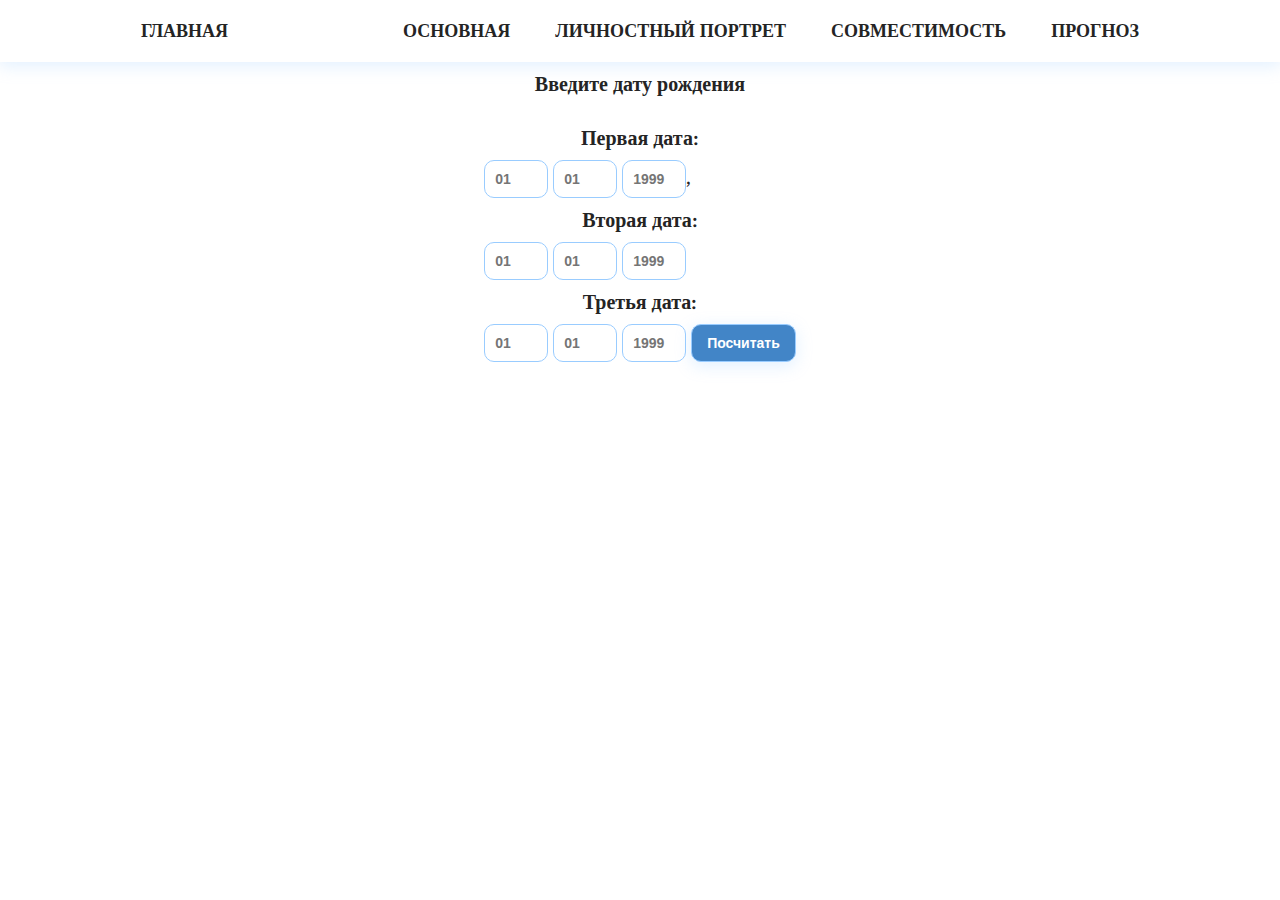
<file: fourdayscompozit.html>
<!DOCTYPE html>
<html lang="en">
  <head>
    <meta charset="UTF-8" />
    <meta http-equiv="X-UA-Compatible" content="IE=edge" />
    <meta name="viewport" content="width=device-width, initial-scale=1.0" />
    <title>Психологические портреты</title>
    <link rel="preconnect" href="https://fonts.googleapis.com" />
    <link rel="preconnect" href="https://fonts.gstatic.com" crossorigin />
    <link
      href="https://fonts.googleapis.com/css2?family=Libre+Baskerville:wght@400;700&display=swap"
      rel="stylesheet"
    />
    <link rel="stylesheet" href="css/style.css" />
    <link rel="stylesheet" href="css/fourdayscompozit.css" />
    <style>
      .tbl {
        border: 1px solid rgb(36, 36, 36);
      }
      .tbh {
        border: 1px solid #3366ff;
        background-color: #99ccff;
        font-weight: bold;
        border-radius: 10px;
        padding: 5px;
      }
      .nil {
        border: 1px solid #ffffff;
        background-color: #ffffff;
      }
      .ind {
        font-size: 24px;
        font-weight: bold;
        color: rgb(36, 36, 36);
      }
      .ind_s {
        font-size: 16px;
        font-weight: bold;
        color: rgb(36, 36, 36);
      }
      .sub {
        font-size: 12px;
        color: #999999;
      }
      .sub_s {
        font-size: 10px;
        color: #999999;
      }
      .inda {
        font-size: 18px;
        font-weight: bold;
        color: rgb(36, 36, 36);
      }
      .gray {
        color: #999999;
      }
      .eso ul {
        list-style: none;
        margin: 0px;
        padding: 0px;
      }
      .eso ul li {
        float: left;
        padding: 1px;
        font-size: 12px;
      }
      .anons {
        text-align: center;
        margin-bottom: 1rem;
      }
    </style>
  </head>
  <body>
    <header>
      <nav class="shift">
        <ul>
          <li class="main-link">
            <a id="logo" target="_blank" href="https://likarudneva.com/"
              >Главная</a
            >
          </li>
          <li><a href="/index.html">Основная</a></li>
          <li><a href="/personal.html">Личностный портрет</a></li>
          <li><a href="/dayscompozit.html">Совместимость</a></li>
          <li><a href="/calendar.html">Прогноз</a></li>
        </ul>
      </nav>
    </header>

    <div class="main-section">
      <div class="main-content">
        <h2>Введите дату рождения</h2>
        <form id="form" action="">
          <h2 class="subtitle">Первая дата:</h2>
          <input
            name="day"
            id="day2"
            type="text"
            maxlength="2"
            placeholder="01"
            required
          />
          <input
            name="month"
            id="month2"
            type="text"
            maxlength="2"
            placeholder="01"
            required
          />
          <input
            name="year"
            id="year2"
            type="text"
            maxlength="4"
            placeholder="1999"
            required
          />,

          <h2 class="subtitle">Вторая дата:</h2>
          <input
            name="day"
            id="day1"
            type="text"
            maxlength="2"
            placeholder="01"
            required
          />
          <input
            name="month"
            id="month1"
            type="text"
            maxlength="2"
            placeholder="01"
            required
          />
          <input
            name="year"
            id="year1"
            type="text"
            maxlength="4"
            placeholder="1999"
            required
          />

          <h2 class="subtitle">Третья дата:</h2>
          <input
            name="day"
            id="day1"
            type="text"
            maxlength="2"
            placeholder="01"
            required
          />
          <input
            name="month"
            id="month1"
            type="text"
            maxlength="2"
            placeholder="01"
            required
          />
          <input
            name="year"
            id="year1"
            type="text"
            maxlength="4"
            placeholder="1999"
            required
          />
          <!-- // -->
          <button class="btn" id="count-btn">Посчитать</button>
        </form>
      </div>
    </div>
  </body>
</html>
</file>
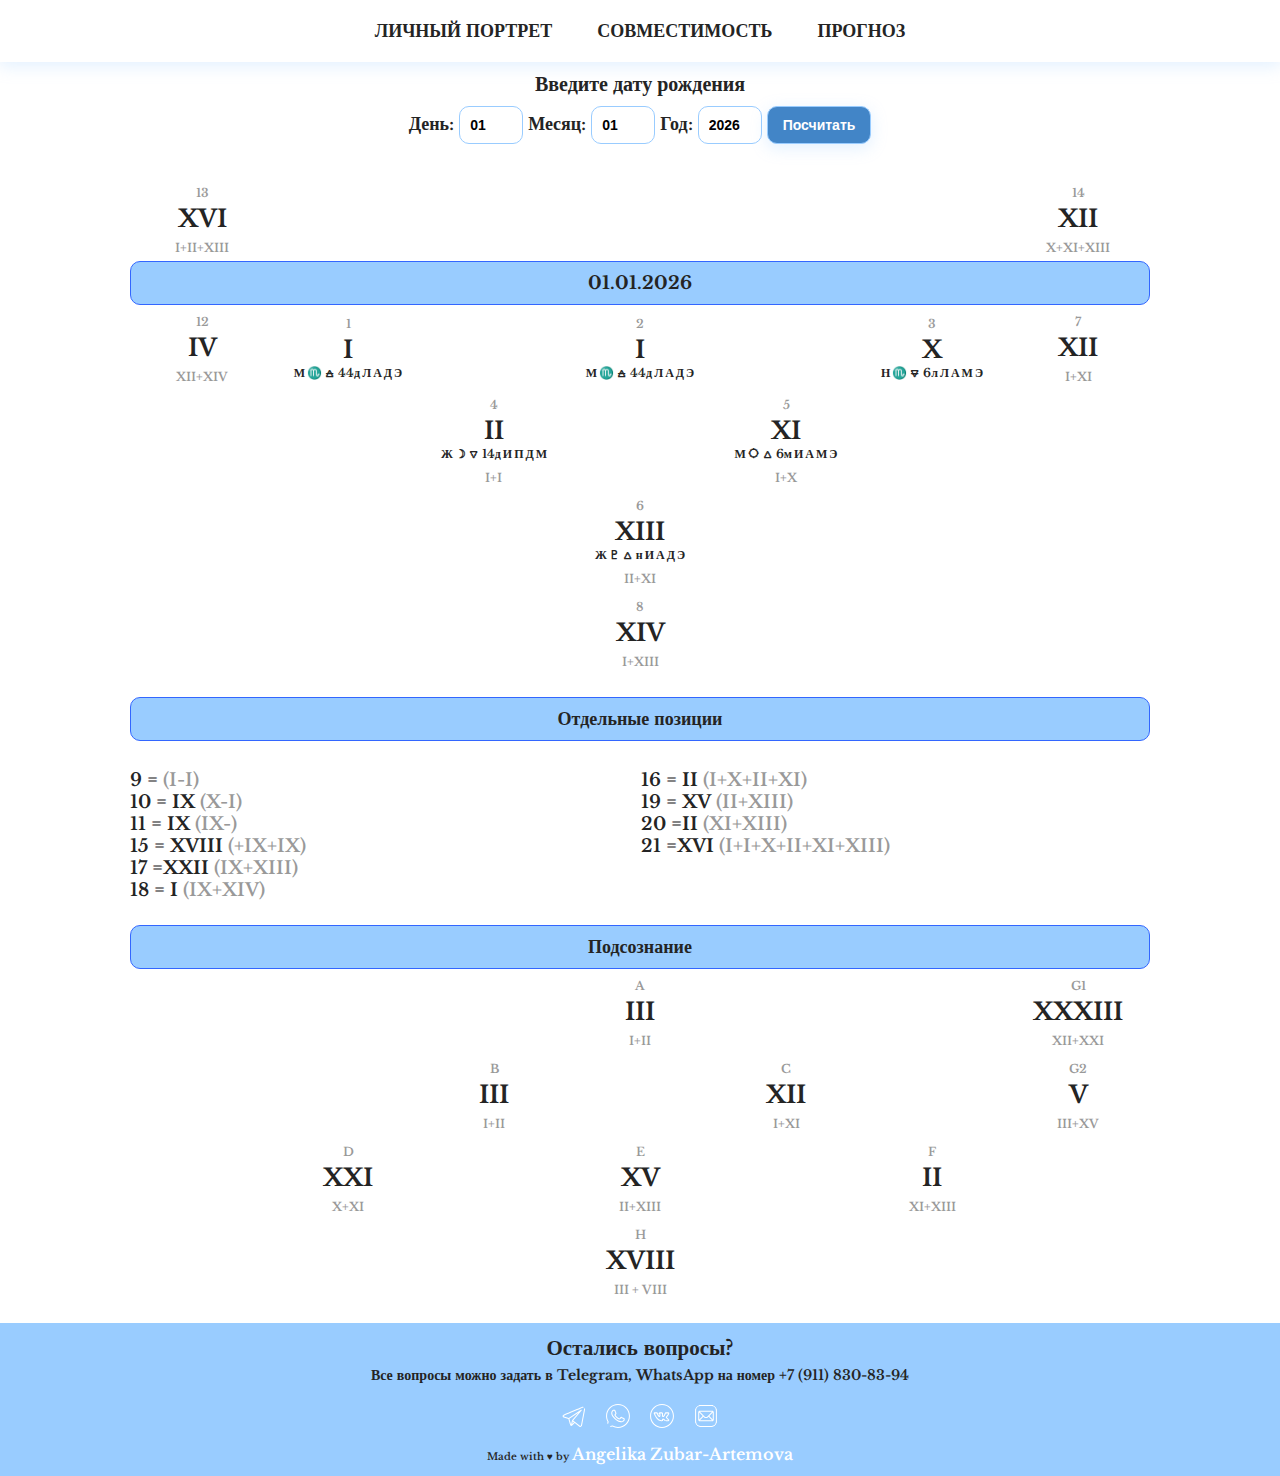
<file: personal.html>
<!DOCTYPE html>
<html lang="en">
  <head>
    <meta charset="UTF-8" />
    <meta http-equiv="X-UA-Compatible" content="IE=edge" />
    <meta name="viewport" content="width=device-width, initial-scale=1.0" />
    <title>Психологические портреты</title>
    <link rel="preconnect" href="https://fonts.googleapis.com" />
    <link rel="preconnect" href="https://fonts.gstatic.com" crossorigin />
    <link
      href="https://fonts.googleapis.com/css2?family=Libre+Baskerville:wght@400;700&display=swap"
      rel="stylesheet"
    />
    <link rel="stylesheet" href="css/style.css" />

    <style>
      .tbl {
        border: 1px solid rgb(36, 36, 36);
      }
      .tbh {
        border: 1px solid #3366ff;
        background-color: #99ccff;
        font-weight: bold;
        border-radius: 10px;
        padding: 10px;
      }
      .nil {
        border: 1px solid #ffffff;
        background-color: #ffffff;
      }
      .ind {
        font-size: 24px;
        font-weight: bold;
        color: rgb(36, 36, 36);
      }
      .ind_s {
        font-size: 16px;
        font-weight: bold;
        color: rgb(36, 36, 36);
      }
      .sub {
        font-size: 12px;
        color: #999999;
      }
      .sub_s {
        font-size: 10px;
        color: #999999;
      }
      .inda {
        font-size: 18px;
        font-weight: bold;
        color: rgb(36, 36, 36);
      }
      .gray {
        color: #999999;
      }
      .eso ul {
        list-style: none;
        margin: 0px;
        padding: 0px;
      }
      .eso ul li {
        float: left;
        padding: 1px;
        font-size: 12px;
      }
      .anons {
        text-align: center;
        margin-bottom: 1rem;
      }
    </style>
  </head>
  <body>
    <header>
      <nav class="shift">
        <ul>
          <li><a href="/personal.html">Личный портрет</a></li>
          <li><a href="/dayscompozit.html">Совместимость</a></li>
          <li><a href="/calendar.html">Прогноз</a></li>
        </ul>
      </nav>
    </header>
    <div class="main-section">
      <div class="main-content">
        <h2>Введите дату рождения</h2>
        <div id="form" action="">
          <span>День:</span>
          <input
            name="day"
            id="day"
            type="text"
            maxlength="2"
            placeholder="01"
            required
            value="01"
          />
          <span>Месяц:</span>
          <input
            name="month"
            id="month"
            type="text"
            maxlength="2"
            placeholder="01"
            required
            value="01"
          />
          <span>Год:</span>
          <input
            name="year"
            id="year"
            type="text"
            maxlength="4"
            placeholder="1999"
            required
          />
          <button id="count-btn">Посчитать</button>
        </div>
      </div>
    </div>
    <section class="container">
      <tr>
        <td>
          <br />
          <table width="100%" border="0" align="center" class="none" id="table">
            <tbody>
              <tr>
                <td width="14%" align="center" valign="middle">
                  <table border="0">
                    <tbody>
                      <tr>
                        <td align="center" valign="middle">
                          <span class="sub">13</span>
                        </td>
                      </tr>
                      <tr>
                        <td align="center" valign="middle">
                          <span class="ind" id="p13">XXII</span>
                        </td>
                      </tr>
                      <tr>
                        <td align="center" valign="middle">
                          <span class="sub" id="topAnswer13"
                            >VIII+XX+XVI</span
                          >
                        </td>
                      </tr>
                    </tbody>
                  </table>
                </td>
                <td width="14%">&nbsp;</td>
                <td width="14%">&nbsp;</td>
                <td width="14%">&nbsp;</td>
                <td width="14%">&nbsp;</td>
                <td width="14%">&nbsp;</td>
                <td width="14%" align="center" valign="middle">
                  <table border="0">
                    <tbody>
                      <tr>
                        <td align="center" valign="middle">
                          <span class="sub">14</span>
                        </td>
                      </tr>
                      <tr>
                        <td align="center" valign="middle">
                          <span class="ind" id="p14">XVIII</span>
                        </td>
                      </tr>
                      <tr>
                        <td align="center" valign="middle">
                          <span class="sub" id="topAnswer14"
                            >VI+XVIII+XVI</span
                          >
                        </td>
                      </tr>
                    </tbody>
                  </table>
                </td>
              </tr>
              <tr>
                <td
                  align="center"
                  valign="middle"
                  colspan="7"
                  class="tbh"
                  id="date"
                >
                  08.12.2022
                </td>
              </tr>
              <tr>
                <td width="14%" align="center" valign="middle">
                  <table border="0">
                    <tbody>
                      <tr>
                        <td align="center" valign="middle">
                          <span class="sub">12</span>
                        </td>
                      </tr>
                      <tr>
                        <td align="center" valign="middle">
                          <span class="ind" id="p12">X</span>
                        </td>
                      </tr>
                      <tr>
                        <td align="center" valign="middle">
                          <span class="sub" id="topAnswer12">IV + VI</span>
                        </td>
                      </tr>
                    </tbody>
                  </table>
                </td>
                <td width="14%" align="center" valign="middle">
                  <table border="0">
                    <tbody>
                      <tr>
                        <td align="center" valign="middle">
                          <span class="sub">1</span>
                        </td>
                      </tr>
                      <tr>
                        <td align="center" valign="middle">
                          <span class="ind" id="p1">VIII</span><br /><span
                            class="eso"
                            ><ul id="taroArr1">
                              <li data-name="sex">Ж</li>
                              <li data-name="zidiac" title="Весы">♎</li>
                              <li data-name="element">
                                
                              </li>
                              <li data-name="time" title="6 лет">T</li>
                              <li data-name="logic" title="Логика">Л</li>
                              <li data-name="actPass" title="Пассивный">П</li>
                              <li data-name="soul" title="Духовный">Д</li>
                              <li data-name="electric" title="Магнетический">
                                М
                              </li>
                            </ul></span
                          >
                        </td>
                      </tr>
                      <tr>
                        <td align="center" valign="middle">
                          <span class="sub"></span>
                        </td>
                      </tr>
                    </tbody>
                  </table>
                </td>
                <td width="14%">&nbsp;</td>
                <td width="14%" align="center" valign="middle">
                  <table border="0">
                    <tbody>
                      <tr>
                        <td align="center" valign="middle">
                          <span class="sub">2</span>
                        </td>
                      </tr>
                      <tr>
                        <td align="center" valign="middle">
                          <span class="ind" id="p2">XII</span><br /><span
                            class="eso"
                            ><ul id="taroArr2">
                              <li>Н</li>
                              <li title="Нептун">♆</li>
                              <li>
                                
                              </li>
                              <li title="81 год или никогда">T</li>
                              <li title="Интуиция">И</li>
                              <li title="Пассивный">П</li>
                              <li title="Духовный">Д</li>
                              <li title="Магнетический">М</li>
                            </ul></span
                          >
                        </td>
                      </tr>
                      <tr>
                        <td align="center" valign="middle">
                          <span class="sub"></span>
                        </td>
                      </tr>
                    </tbody>
                  </table>
                </td>
                <td width="14%">&nbsp;</td>
                <td width="14%" align="center" valign="middle">
                  <table border="0">
                    <tbody>
                      <tr>
                        <td align="center" valign="middle">
                          <span class="sub">3</span>
                        </td>
                      </tr>
                      <tr>
                        <td align="center" valign="middle">
                          <span class="ind" id="p3">VI</span><br /><span
                            class="eso"
                            ><ul id="taroArr3">
                              <li>Н</li>
                              <li title="Телец">♉</li>
                              <li>
                                
                              </li>
                              <li title="2 месяца">T</li>
                              <li title="Интуиция">И</li>
                              <li title="Активный">А</li>
                              <li title="Материальный">М</li>
                              <li title="Магнетический">М</li>
                            </ul></span
                          >
                        </td>
                      </tr>
                      <tr>
                        <td align="center" valign="middle">
                          <span class="sub"></span>
                        </td>
                      </tr>
                    </tbody>
                  </table>
                </td>
                <td width="14%" align="center" valign="middle">
                  <table border="0">
                    <tbody>
                      <tr>
                        <td align="center" valign="middle">
                          <span class="sub">7</span>
                        </td>
                      </tr>
                      <tr>
                        <td align="center" valign="middle">
                          <span class="ind" id="p7">IV</span>
                        </td>
                      </tr>
                      <tr>
                        <td align="center" valign="middle">
                          <span class="sub" id="topAnswer7">XX + VI</span>
                        </td>
                      </tr>
                    </tbody>
                  </table>
                </td>
              </tr>
              <tr>
                <td width="14%">&nbsp;</td>
                <td width="14%">&nbsp;</td>
                <td width="14%" align="center" valign="middle">
                  <table border="0">
                    <tbody>
                      <tr>
                        <td align="center" valign="middle">
                          <span class="sub">4</span>
                        </td>
                      </tr>
                      <tr>
                        <td align="center" valign="middle">
                          <span class="ind" id="p4">XX</span><br /><span
                            class="eso"
                            ><ul id="taroArr4">
                              <li>Н</li>
                              <li title="Юпитер">♃</li>
                              <li>
                                
                              </li>
                              <li title="6 лет">T</li>
                              <li title="Логика">Л</li>
                              <li title="Пассивный">П</li>
                              <li title="Духовный">Д</li>
                              <li title="Магнетический">М</li>
                            </ul></span
                          >
                        </td>
                      </tr>
                      <tr>
                        <td align="center" valign="middle">
                          <span class="sub" id="topAnswer4">VIII + XII</span>
                        </td>
                      </tr>
                    </tbody>
                  </table>
                </td>
                <td width="14%">&nbsp;</td>
                <td width="14%" align="center" valign="middle">
                  <table border="0">
                    <tbody>
                      <tr>
                        <td align="center" valign="middle">
                          <span class="sub">5</span>
                        </td>
                      </tr>
                      <tr>
                        <td align="center" valign="middle">
                          <span class="ind" id="p5">XVIII</span><br /><span
                            class="eso"
                            ><ul id="taroArr5">
                              <li>Ж</li>
                              <li title="Рак">♋</li>
                              <li>
                                
                              </li>
                              <li title="28 дней">T</li>
                              <li title="Интуиция">И</li>
                              <li title="Пассивный">П</li>
                              <li title="Духовный">Д</li>
                              <li title="Магнетический">М</li>
                            </ul></span
                          >
                        </td>
                      </tr>
                      <tr>
                        <td align="center" valign="middle">
                          <span class="sub" id="topAnswer5">XII + VI</span>
                        </td>
                      </tr>
                    </tbody>
                  </table>
                </td>
                <td width="14%">&nbsp;</td>
                <td width="14%">&nbsp;</td>
              </tr>
              <tr>
                <td width="14%">&nbsp;</td>
                <td width="14%">&nbsp;</td>
                <td width="14%">&nbsp;</td>
                <td width="14%" align="center" valign="middle">
                  <table border="0">
                    <tbody>
                      <tr>
                        <td align="center" valign="middle">
                          <span class="sub">6</span>
                        </td>
                      </tr>
                      <tr>
                        <td align="center" valign="middle">
                          <span class="ind" id="p6">XVI</span><br /><span
                            class="eso"
                            ><ul id="taroArr6">
                              <li>Н</li>
                              <li title="Стрелец">♐</li>
                              <li>
                                
                              </li>
                              <li title="15 лет">T</li>
                              <li title="Логика">Л</li>
                              <li title="Активный">А</li>
                              <li title="Материальный">М</li>
                              <li title="Магнетический">М</li>
                            </ul></span
                          >
                        </td>
                      </tr>
                      <tr>
                        <td align="center" valign="middle">
                          <span class="sub" id="topAnswer6">XX + XVIII</span>
                        </td>
                      </tr>
                    </tbody>
                  </table>
                </td>
                <td width="14%">&nbsp;</td>
                <td width="14%">&nbsp;</td>
                <td width="14%">&nbsp;</td>
              </tr>
              <tr>
                <td width="14%">&nbsp;</td>
                <td width="14%">&nbsp;</td>
                <td width="14%">&nbsp;</td>
                <td width="14%" align="center" valign="middle">
                  <table border="0">
                    <tbody>
                      <tr>
                        <td align="center" valign="middle">
                          <span class="sub">8</span>
                        </td>
                      </tr>
                      <tr>
                        <td align="center" valign="middle">
                          <span class="ind" id="p8">VI</span>
                        </td>
                      </tr>
                      <tr>
                        <td align="center" valign="middle">
                          <span class="sub" id="topAnswer8">XII + XVI</span>
                        </td>
                      </tr>
                    </tbody>
                  </table>
                </td>
                <td width="14%">&nbsp;</td>
                <td width="14%">&nbsp;</td>
                <td width="14%">&nbsp;</td>
              </tr>
            </tbody>
          </table>
        </td>
      </tr>
    </section>
    <section class="container none" id="tableMiddle">
      <table width="100%" border="0">
        <tr>
          <td align="center" valign="middle" colspan="7" class="tbh">
            Отдельные позиции
          </td>
        </tr>
        <tr>
          <td align="center" valign="middle" colspan="7">&nbsp;</td>
        </tr>
      </table>
      <tr>
        <td align="center" valign="middle" colspan="7">
          <table width="100%" border="0">
            <tbody>
              <tr>
                <td align="left" valign="top" width="50%">
                  9 = <span class="inda" id="gray9"> XXII </span>
                  <span class="gray" id="grayAnswer9">(I - I)</span><br />
                  10 = <span class="inda" id="gray10"> XXII </span>
                  <span class="gray" id="grayAnswer10">(I - I)</span><br />
                  11 = <span class="inda" id="gray11">XXII </span>
                  <span class="gray" id="grayAnswer11">(XXII - XXII)</span
                  ><br />
                  15 = <span class="inda" id="gray15">XXII </span>
                  <span class="gray" id="grayAnswer15"
                    >(XXII + XXII + XXII)</span
                  ><br />
                  17 =<span class="inda" id="gray17"> XXII </span>
                  <span class="gray" id="grayAnswer17">(IV + XXII)</span><br />
                  18 = <span class="inda" id="gray18"> XXII </span>
                  <span class="gray" id="grayAnswer18">(V + XXII)</span>
                </td>
                <td align="left" valign="top" width="50%">
                  16 = <spaт class="inda" id="gray16"> VI </spaт>
                  <span class="gray" id="grayAnswer16">(I + I + II + II)</span
                  ><br />
                  19 = <spaт class="inda" id="gray19"> VI </spaт>
                  <span class="gray" id="grayAnswer19">(II + IV)</span>
                  <br />
                  20 =<spaт class="inda" id="gray20"> VI </spaт>
                  <span class="gray" id="grayAnswer20">(II + IV)</span>
                  <br />
                  21 =<spaт class="inda" id="gray21"> XI</spaт>
                  <span class="gray" id="grayAnswer21"
                    >(I + I + I + II + II + IV)</span
                  >
                </td>
              </tr>
            </tbody>
          </table>
        </td>
      </tr>
    </section>
    <section class="container">
      <table width="100%"">
        <tbody>
          <tr>
            <td align="center" valign="middle" colspan="7" class="tbh">
              Подсознание
            </td>
          </tr>
          <tr>
            <td width="14%">&nbsp;</td>
            <td width="14%">&nbsp;</td>
            <td width="14%">&nbsp;</td>
            <td width="14%" align="center" valign="middle">
              <table border="0">
                <tbody>
                  <tr>
                    <td align="center" valign="middle">
                      <span class="sub">A</span>
                    </td>
                  </tr>
                  <tr>
                    <td align="center" valign="middle">
                      <span class="ind" id="midA">III</span>
                    </td>
                  </tr>
                  <tr>
                    <td align="center" valign="middle">
                      <span class="sub" id="midA-sub">I + II</span>
                    </td>
                  </tr>
                </tbody>
              </table>
            </td>
            <td width="14%">&nbsp;</td>
            <td width="14%">&nbsp;</td>
            <td width="14%" align="center" valign="middle">
              <table border="0">
                <tbody>
                  <tr>
                    <td align="center" valign="middle">
                      <span class="sub">G1</span>
                    </td>
                  </tr>
                  <tr>
                    <td align="center" valign="middle">
                      <span class="ind" id="midG1">XII</span>
                    </td>
                  </tr>
                  <tr>
                    <td align="center" valign="middle">
                      <span class="sub"id="midG1-sub" >V + VII</span>
                    </td>
                  </tr>
                </tbody>
              </table>
            </td>
          </tr>
          <tr>
            <td width="14%">&nbsp;</td>
            <td width="14%">&nbsp;</td>
            <td width="14%" align="center" valign="middle">
              <table border="0">
                <tbody>
                  <tr>
                    <td align="center" valign="middle">
                      <span class="sub">B</span>
                    </td>
                  </tr>
                  <tr>
                    <td align="center" valign="middle">
                      <span class="ind" id="midB">III</span>
                    </td>
                  </tr>
                  <tr>
                    <td align="center" valign="middle">
                      <span class="sub" id="midB-sub">I + II</span>
                    </td>
                  </tr>
                </tbody>
              </table>
            </td>
            <td width="14%">&nbsp;</td>
            <td width="14%" align="center" valign="middle">
              <table border="0">
                <tbody>
                  <tr>
                    <td align="center" valign="middle">
                      <span class="sub">C</span>
                    </td>
                  </tr>
                  <tr>
                    <td align="center" valign="middle">
                      <span class="ind" id="midC">V</span>
                    </td>
                  </tr>
                  <tr>
                    <td align="center" valign="middle">
                      <span class="sub" id="midC-sub">I + IV</span>
                    </td>
                  </tr>
                </tbody>
              </table>
            </td>
            <td width="14%">&nbsp;</td>
            <td width="14%" align="center" valign="middle">
              <table border="0">
                <tbody>
                  <tr>
                    <td align="center" valign="middle">
                      <span class="sub">G2</span>
                    </td>
                  </tr>
                  <tr>
                    <td align="center" valign="middle">
                      <span class="ind"  id="midG2">XIII</span>
                    </td>
                  </tr>
                  <tr>
                    <td align="center" valign="middle">
                      <span class="sub"  id="midG2-sub">III + X</span>
                    </td>
                  </tr>
                </tbody>
              </table>
            </td>
          </tr>
          <tr>
            <td width="14%">&nbsp;</td>
            <td width="14%" align="center" valign="middle">
              <table border="0">
                <tbody>
                  <tr>
                    <td align="center" valign="middle">
                      <span class="sub">D</span>
                    </td>
                  </tr>
                  <tr>
                    <td align="center" valign="middle">
                      <span class="ind" id="midD">VII</span>
                    </td>
                  </tr>
                  <tr>
                    <td align="center" valign="middle">
                      <span class="sub" id="midD-sub">III + IV</span>
                    </td>
                  </tr>
                </tbody>
              </table>
            </td>
            <td width="14%">&nbsp;</td>
            <td width="14%" align="center" valign="middle">
              <table border="0">
                <tbody>
                  <tr>
                    <td align="center" valign="middle">
                      <span class="sub">E</span>
                    </td>
                  </tr>
                  <tr>
                    <td align="center" valign="middle">
                      <span class="ind" id="midE">VIII</span>
                    </td>
                  </tr>
                  <tr>
                    <td align="center" valign="middle">
                      <span class="sub" id="midE-sub">II + VI</span>
                    </td>
                  </tr>
                </tbody>
              </table>
            </td>
            <td width="14%">&nbsp;</td>
            <td width="14%" align="center" valign="middle">
              <table border="0">
                <tbody>
                  <tr>
                    <td align="center" valign="middle">
                      <span class="sub">F</span>
                    </td>
                  </tr>
                  <tr>
                    <td align="center" valign="middle">
                      <span class="ind" id="midF">X</span>
                    </td>
                  </tr>
                  <tr>
                    <td align="center" valign="middle">
                      <span class="sub" id="midF-sub">IV + VI</span>
                    </td>
                  </tr>
                </tbody>
              </table>
            </td>
            <td width="14%">&nbsp;</td>
          </tr>
          <tr>
            <td width="14%">&nbsp;</td>
            <td width="14%">&nbsp;</td>
            <td width="14%">&nbsp;</td>
            <td width="14%" align="center" valign="middle">
              <table border="0">
                <tbody>
                  <tr>
                    <td align="center" valign="middle">
                      <span class="sub">H</span>
                    </td>
                  </tr>
                  <tr>
                    <td align="center" valign="middle">
                      <span class="ind" id="midH">XI</span>
                    </td>
                  </tr>
                  <tr>
                    <td align="center" valign="middle">
                      <span class="sub" id="midH-sub">III + VIII</span>
                    </td>
                  </tr>
                </tbody>
              </table>
            </td>
            <td width="14%">&nbsp;</td>
            <td width="14%">&nbsp;</td>
            <td width="14%">&nbsp;</td>
          </tr>
        </tbody>
      </table>
    </section>
    <footer class="footer">
      <h2>Остались вопросы?</h2>
      <p>
        Все вопросы можно задать в
        <a class="contacts" target="_blank" href="https://t.me/+79118308394"
          >Telegram</a
        >,
        <a class="contacts" target="_blank" href="https://wa.me/+79118308394"
          >WhatsApp</a
        >
        на номер <a target="_blank" class="phone" href="tel:+7(911)830-83-94">+7 (911) 830-83-94</a>
      </p>
      <div class="info">
        <span>
          <a target="_blank" href="https://t.me/+79118308394"
            ><svg xmlns="http://www.w3.org/2000/svg" xmlns:xlink="http://www.w3.org/1999/xlink" viewBox="0 0 50 50" width="50px" height="50px">
              <g id="surface2350042">
              <path style=" stroke:none;fill-rule:nonzero;fill:rgb(100%,100%,100%);fill-opacity:1;" d="M 44.378906 5.988281 C 43.890625 6.007812 43.414062 6.144531 42.988281 6.316406 C 42.566406 6.484375 40.128906 7.523438 36.53125 9.0625 C 32.933594 10.601562 28.257812 12.605469 23.621094 14.589844 C 14.347656 18.5625 5.238281 22.46875 5.238281 22.46875 L 5.304688 22.445312 C 5.304688 22.445312 4.753906 22.628906 4.195312 23.015625 C 3.917969 23.210938 3.617188 23.460938 3.371094 23.828125 C 3.128906 24.195312 2.949219 24.710938 3.015625 25.257812 C 3.253906 27.183594 5.246094 27.730469 5.246094 27.730469 L 5.257812 27.734375 L 14.160156 30.78125 C 14.386719 31.539062 16.859375 39.792969 17.402344 41.542969 C 17.703125 42.507812 17.984375 43.066406 18.277344 43.445312 C 18.425781 43.636719 18.578125 43.78125 18.75 43.890625 C 18.816406 43.933594 18.886719 43.964844 18.957031 43.996094 C 18.957031 43.996094 18.960938 43.992188 18.960938 43.996094 C 18.96875 43.996094 18.976562 44 18.988281 44.003906 L 18.964844 43.996094 C 18.980469 44.003906 18.996094 44.015625 19.011719 44.019531 C 19.042969 44.03125 19.0625 44.03125 19.105469 44.039062 C 20.125 44.394531 20.96875 43.734375 20.96875 43.734375 L 21.003906 43.707031 L 26.472656 38.636719 L 35.347656 45.554688 L 35.457031 45.605469 C 37.011719 46.296875 38.414062 45.910156 39.195312 45.277344 C 39.972656 44.644531 40.277344 43.828125 40.277344 43.828125 L 40.3125 43.742188 L 46.832031 9.753906 C 47 8.992188 47.023438 8.335938 46.867188 7.742188 C 46.707031 7.144531 46.324219 6.628906 45.847656 6.34375 C 45.367188 6.058594 44.863281 5.964844 44.378906 5.988281 Z M 44.429688 8.019531 C 44.628906 8.011719 44.773438 8.03125 44.820312 8.058594 C 44.867188 8.089844 44.886719 8.085938 44.933594 8.253906 C 44.976562 8.417969 45 8.773438 44.878906 9.324219 L 44.875 9.335938 L 38.390625 43.128906 C 38.375 43.164062 38.238281 43.476562 37.933594 43.726562 C 37.617188 43.984375 37.265625 44.183594 36.339844 43.792969 L 26.632812 36.222656 L 26.359375 36.007812 L 26.355469 36.015625 L 23.453125 33.835938 L 39.761719 14.648438 C 40.019531 14.347656 40.074219 13.925781 39.902344 13.570312 C 39.734375 13.210938 39.371094 12.988281 38.976562 13 C 38.785156 13.003906 38.601562 13.0625 38.445312 13.167969 L 14.84375 28.902344 L 5.929688 25.847656 C 5.929688 25.847656 5.042969 25.355469 5 25.011719 C 4.996094 24.996094 4.988281 25.011719 5.035156 24.941406 C 5.078125 24.875 5.195312 24.757812 5.339844 24.65625 C 5.628906 24.457031 5.960938 24.332031 5.960938 24.332031 L 5.996094 24.320312 L 6.027344 24.308594 C 6.027344 24.308594 15.140625 20.398438 24.410156 16.425781 C 29.046875 14.441406 33.722656 12.441406 37.320312 10.902344 C 40.914062 9.363281 43.511719 8.257812 43.734375 8.167969 C 43.984375 8.070312 44.230469 8.027344 44.429688 8.019531 Z M 33.613281 18.792969 L 21.246094 33.34375 L 21.238281 33.351562 C 21.21875 33.375 21.199219 33.398438 21.183594 33.421875 C 21.164062 33.449219 21.144531 33.480469 21.128906 33.507812 C 21.058594 33.625 21.015625 33.757812 21 33.890625 C 20.996094 33.894531 20.996094 33.898438 21 33.898438 L 19.386719 41.144531 C 19.359375 41.066406 19.339844 41.039062 19.3125 40.945312 C 18.800781 39.300781 16.46875 31.515625 16.144531 30.441406 Z M 22.640625 35.730469 L 24.863281 37.398438 L 21.597656 40.425781 Z M 22.640625 35.730469 "/>
              </g>
              </svg></a>
          <a target="_blank" href="https://wa.me/+79118308394"
            ><svg xmlns="http://www.w3.org/2000/svg" xmlns:xlink="http://www.w3.org/1999/xlink" viewBox="0 0 50 50" width="50px" height="50px">
              <g id="surface2363310">
              <path style=" stroke:none;fill-rule:nonzero;fill:rgb(100%,100%,100%);fill-opacity:1;" d="M 25 2 C 12.308594 2 2 12.308594 2 25 C 2 29.078125 3.117188 32.886719 4.984375 36.207031 L 2.039062 46.730469 C 1.941406 47.074219 2.035156 47.441406 2.28125 47.695312 C 2.53125 47.953125 2.894531 48.054688 3.242188 47.96875 L 14.210938 45.25 C 17.433594 46.972656 21.09375 48 25 48 C 37.691406 48 48 37.691406 48 25 C 48 12.308594 37.691406 2 25 2 Z M 25 4 C 36.609375 4 46 13.390625 46 25 C 46 36.609375 36.609375 46 25 46 C 21.277344 46 17.792969 45.03125 14.761719 43.332031 C 14.539062 43.210938 14.28125 43.175781 14.03125 43.234375 L 4.425781 45.617188 L 7 36.425781 C 7.078125 36.164062 7.039062 35.882812 6.902344 35.644531 C 5.0625 32.523438 4 28.890625 4 25 C 4 13.390625 13.390625 4 25 4 Z M 16.644531 13 C 16 13 15.085938 13.238281 14.335938 14.050781 C 13.882812 14.535156 12 16.371094 12 19.59375 C 12 22.957031 14.332031 25.855469 14.613281 26.230469 L 14.617188 26.230469 C 14.589844 26.195312 14.972656 26.753906 15.488281 27.421875 C 16 28.085938 16.71875 28.964844 17.621094 29.914062 C 19.421875 31.8125 21.957031 34.007812 25.105469 35.351562 C 26.554688 35.964844 27.699219 36.339844 28.566406 36.613281 C 30.167969 37.117188 31.632812 37.039062 32.730469 36.878906 C 33.550781 36.757812 34.457031 36.359375 35.351562 35.792969 C 36.246094 35.230469 37.125 34.523438 37.511719 33.457031 C 37.785156 32.6875 37.925781 31.980469 37.980469 31.398438 C 38.003906 31.105469 38.007812 30.847656 37.988281 30.609375 C 37.96875 30.371094 37.988281 30.1875 37.769531 29.824219 C 37.300781 29.058594 36.773438 29.039062 36.226562 28.769531 C 35.917969 28.617188 35.046875 28.191406 34.175781 27.777344 C 33.304688 27.359375 32.550781 26.992188 32.085938 26.828125 C 31.789062 26.71875 31.429688 26.566406 30.914062 26.628906 C 30.398438 26.6875 29.886719 27.058594 29.589844 27.5 C 29.304688 27.917969 28.171875 29.257812 27.824219 29.652344 C 27.820312 29.648438 27.851562 29.664062 27.714844 29.597656 C 27.285156 29.382812 26.761719 29.203125 25.988281 28.792969 C 25.210938 28.386719 24.242188 27.78125 23.183594 26.847656 L 23.183594 26.84375 C 21.601562 25.457031 20.496094 23.710938 20.148438 23.125 C 20.171875 23.097656 20.144531 23.132812 20.195312 23.082031 L 20.199219 23.078125 C 20.554688 22.730469 20.871094 22.308594 21.136719 22 C 21.515625 21.566406 21.683594 21.179688 21.863281 20.820312 C 22.222656 20.105469 22.023438 19.320312 21.816406 18.902344 C 21.828125 18.929688 21.703125 18.648438 21.566406 18.324219 C 21.425781 18 21.25 17.578125 21.066406 17.128906 C 20.691406 16.234375 20.273438 15.226562 20.023438 14.632812 C 19.730469 13.9375 19.335938 13.4375 18.816406 13.195312 C 18.296875 12.953125 17.839844 13.023438 17.824219 13.019531 L 17.820312 13.019531 C 17.449219 13.003906 17.046875 13 16.644531 13 Z M 16.644531 15 C 17.027344 15 17.410156 15.003906 17.726562 15.019531 C 18.054688 15.035156 18.035156 15.039062 17.972656 15.007812 C 17.90625 14.976562 17.992188 14.96875 18.179688 15.410156 C 18.421875 15.988281 18.84375 17 19.21875 17.902344 C 19.40625 18.351562 19.582031 18.773438 19.722656 19.105469 C 19.863281 19.4375 19.9375 19.621094 20.027344 19.800781 L 20.03125 19.804688 C 20.117188 19.972656 20.109375 19.863281 20.078125 19.925781 C 19.867188 20.34375 19.839844 20.445312 19.625 20.691406 C 19.300781 21.066406 18.96875 21.484375 18.792969 21.65625 C 18.640625 21.808594 18.363281 22.042969 18.191406 22.503906 C 18.015625 22.960938 18.097656 23.59375 18.375 24.066406 C 18.746094 24.695312 19.964844 26.679688 21.859375 28.347656 C 23.054688 29.398438 24.164062 30.097656 25.050781 30.566406 C 25.941406 31.03125 26.664062 31.304688 26.824219 31.386719 C 27.210938 31.578125 27.628906 31.726562 28.117188 31.667969 C 28.609375 31.605469 29.027344 31.3125 29.296875 31.007812 C 29.65625 30.601562 30.714844 29.390625 31.222656 28.644531 C 31.246094 28.652344 31.238281 28.644531 31.40625 28.707031 L 31.40625 28.710938 L 31.410156 28.710938 C 31.488281 28.738281 32.453125 29.167969 33.316406 29.582031 C 34.179688 29.992188 35.054688 30.417969 35.335938 30.558594 C 35.75 30.761719 35.941406 30.894531 35.992188 30.894531 C 35.996094 30.984375 36 31.078125 35.984375 31.222656 C 35.953125 31.625 35.84375 32.179688 35.628906 32.777344 C 35.523438 33.066406 34.976562 33.667969 34.28125 34.105469 C 33.589844 34.542969 32.75 34.851562 32.4375 34.898438 C 31.5 35.035156 30.386719 35.085938 29.164062 34.703125 C 28.316406 34.4375 27.257812 34.09375 25.890625 33.511719 C 23.113281 32.324219 20.753906 30.3125 19.070312 28.539062 C 18.226562 27.648438 17.550781 26.824219 17.070312 26.199219 C 16.59375 25.574219 16.382812 25.25 16.207031 25.023438 L 16.207031 25.019531 C 15.898438 24.609375 14 21.972656 14 19.59375 C 14 17.078125 15.167969 16.089844 15.800781 15.410156 C 16.132812 15.050781 16.496094 15 16.640625 15 Z M 16.644531 15 "/>
              </g>
              </svg></a>
          <a target="_blank" href="https://vk.com/angelika_rudneva"
            ><svg xmlns="http://www.w3.org/2000/svg" xmlns:xlink="http://www.w3.org/1999/xlink" viewBox="0 0 50 50" width="50px" height="50px">
              <g id="surface2368228">
              <path style=" stroke:none;fill-rule:nonzero;fill:rgb(100%,100%,100%);fill-opacity:1;" d="M 25 2 C 12.308594 2 2 12.308594 2 25 C 2 37.691406 12.308594 48 25 48 C 37.691406 48 48 37.691406 48 25 C 48 12.308594 37.691406 2 25 2 Z M 25 4 C 36.609375 4 46 13.390625 46 25 C 46 36.609375 36.609375 46 25 46 C 13.390625 46 4 36.609375 4 25 C 4 13.390625 13.390625 4 25 4 Z M 15.003906 18 L 10.964844 18.003906 C 10.964844 18.003906 10.734375 17.988281 10.457031 18.027344 C 10.179688 18.0625 9.765625 18.078125 9.34375 18.558594 L 9.339844 18.558594 L 9.339844 18.5625 C 8.964844 18.992188 8.976562 19.492188 9.023438 19.765625 C 9.070312 20.039062 9.175781 20.246094 9.175781 20.246094 L 9.175781 20.25 C 9.214844 20.34375 12.144531 27.523438 15.839844 31.378906 C 18.445312 34.101562 21.230469 35 23.710938 35 L 25 35 C 25.421875 35 25.800781 34.980469 26.21875 34.761719 C 26.640625 34.546875 27 33.949219 27 33.480469 C 27 32.980469 27.011719 32.496094 27.074219 32.222656 C 27.136719 31.972656 27.113281 32.035156 27.136719 32.03125 C 27.160156 32.039062 27.203125 32.046875 27.285156 32.085938 C 27.464844 32.167969 27.742188 32.347656 28.046875 32.582031 C 28.65625 33.058594 29.378906 33.746094 30.191406 34.277344 C 31.351562 35.046875 32.613281 35 32.613281 35 L 36.769531 35 L 36.8125 34.996094 C 36.8125 34.996094 37.453125 34.980469 38.105469 34.578125 C 38.433594 34.378906 38.824219 34.011719 38.953125 33.457031 C 39.085938 32.90625 38.917969 32.328125 38.597656 31.816406 C 38.480469 31.632812 37.910156 30.804688 35.636719 28.785156 C 35.050781 28.265625 34.648438 27.898438 34.488281 27.699219 C 34.433594 27.632812 34.429688 27.636719 34.417969 27.632812 C 34.429688 27.601562 34.5625 27.324219 34.914062 26.867188 C 35.28125 26.390625 35.835938 25.726562 36.550781 24.816406 C 37.464844 23.652344 38.105469 22.535156 38.507812 21.59375 C 38.710938 21.121094 38.851562 20.695312 38.9375 20.304688 C 39.023438 19.917969 39.089844 19.597656 38.964844 19.136719 C 38.871094 18.792969 38.613281 18.488281 38.363281 18.324219 C 38.113281 18.164062 37.878906 18.101562 37.667969 18.066406 C 37.246094 17.988281 36.875 18 36.53125 18 C 35.808594 18 32.589844 18.027344 32.324219 18.027344 C 32.011719 18.027344 31.515625 18.15625 31.285156 18.289062 C 30.714844 18.613281 30.535156 19.0625 30.535156 19.0625 L 30.480469 19.160156 L 30.449219 19.265625 C 30.449219 19.265625 29.714844 21.636719 28.960938 22.859375 C 28.074219 24.296875 27.414062 24.867188 27.121094 25.03125 C 27.09375 25.046875 27.109375 25.039062 27.085938 25.050781 C 27.066406 24.984375 27.035156 24.890625 27.015625 24.722656 C 26.976562 24.34375 27 23.808594 27 23.289062 C 27 21.855469 27.109375 20.960938 26.988281 20.113281 C 26.929688 19.691406 26.777344 19.21875 26.429688 18.855469 C 26.082031 18.492188 25.636719 18.3125 25.1875 18.210938 L 25.183594 18.210938 C 24.71875 18.105469 24.21875 18.011719 23.007812 18 C 21.472656 17.984375 20.46875 18.035156 19.578125 18.429688 L 19.570312 18.4375 L 19.5625 18.441406 C 19.210938 18.605469 18.933594 18.792969 18.6875 19.046875 C 18.566406 19.171875 18.421875 19.265625 18.320312 19.667969 C 18.273438 19.871094 18.265625 20.25 18.492188 20.558594 C 18.722656 20.867188 19.039062 20.960938 19.226562 20.984375 C 19.195312 20.980469 19.375 21.019531 19.515625 21.089844 C 19.660156 21.160156 19.78125 21.261719 19.8125 21.300781 L 19.8125 21.304688 C 19.800781 21.285156 19.933594 21.621094 19.96875 21.929688 C 20.007812 22.238281 20 22.484375 20 22.484375 L 19.996094 22.542969 L 20.003906 22.605469 C 20.003906 22.605469 20.066406 23.285156 20.03125 23.984375 C 20.015625 24.335938 19.972656 24.691406 19.914062 24.90625 C 19.910156 24.917969 19.910156 24.914062 19.90625 24.921875 C 19.65625 24.75 19.078125 24.140625 18.28125 22.824219 C 17.546875 21.609375 16.859375 19.425781 16.859375 19.425781 L 16.84375 19.375 L 16.824219 19.328125 C 16.824219 19.328125 16.699219 18.84375 16.128906 18.441406 C 15.597656 18.070312 15.09375 18.015625 15.09375 18.015625 Z M 14.769531 20 C 14.828125 20.019531 14.945312 20.0625 14.96875 20.074219 L 14.945312 20.003906 C 14.945312 20.003906 14.976562 20.074219 14.976562 20.074219 C 14.976562 20.078125 14.980469 20.078125 14.980469 20.078125 L 14.980469 20.082031 C 14.933594 20.042969 14.976562 20.078125 14.980469 20.089844 C 15.007812 20.183594 15.617188 22.285156 16.570312 23.863281 C 17.441406 25.296875 18.082031 26.101562 18.78125 26.582031 C 19.484375 27.058594 20.425781 27.011719 20.902344 26.761719 C 21.542969 26.429688 21.71875 25.882812 21.84375 25.429688 C 21.96875 24.976562 22.011719 24.515625 22.03125 24.078125 C 22.070312 23.246094 22.003906 22.566406 21.996094 22.496094 C 22 22.460938 22.007812 22.136719 21.957031 21.695312 C 21.90625 21.253906 21.8125 20.707031 21.421875 20.15625 C 21.859375 20.089844 22.105469 19.992188 22.988281 20 C 24.121094 20.011719 24.292969 20.058594 24.734375 20.160156 C 24.976562 20.214844 25.003906 20.261719 24.980469 20.238281 C 24.960938 20.214844 24.980469 20.199219 25.007812 20.390625 C 25.0625 20.78125 25 21.777344 25 23.289062 C 25 23.714844 24.957031 24.316406 25.027344 24.945312 C 25.101562 25.574219 25.296875 26.378906 26.054688 26.847656 C 26.488281 27.117188 27.316406 27.210938 28.097656 26.773438 C 28.878906 26.339844 29.679688 25.507812 30.664062 23.90625 C 31.636719 22.328125 32.21875 20.253906 32.28125 20.03125 C 32.28125 20.03125 32.292969 20.027344 32.300781 20.019531 C 32.320312 20.023438 32.296875 20.023438 32.324219 20.023438 C 32.695312 20.023438 35.855469 20 36.53125 20 C 36.71875 20 36.800781 20.011719 36.9375 20.015625 C 36.882812 20.230469 36.804688 20.484375 36.667969 20.804688 C 36.34375 21.566406 35.785156 22.554688 34.976562 23.582031 C 34.285156 24.46875 33.742188 25.109375 33.328125 25.644531 C 32.917969 26.183594 32.59375 26.605469 32.457031 27.21875 C 32.320312 27.832031 32.582031 28.519531 32.933594 28.957031 C 33.285156 29.398438 33.722656 29.765625 34.308594 30.28125 C 36.507812 32.238281 36.871094 32.828125 36.902344 32.882812 C 36.941406 32.945312 36.917969 32.882812 36.929688 32.914062 C 36.808594 32.953125 36.660156 32.996094 36.644531 33 L 32.589844 33 C 32.589844 33 31.847656 32.976562 31.292969 32.609375 L 31.292969 32.605469 L 31.289062 32.605469 C 30.707031 32.222656 30 31.566406 29.273438 31.003906 C 28.910156 30.722656 28.539062 30.457031 28.109375 30.261719 C 27.683594 30.070312 27.136719 29.933594 26.566406 30.101562 C 25.738281 30.351562 25.277344 31.140625 25.128906 31.765625 C 25.023438 32.214844 25.039062 32.605469 25.035156 32.996094 C 25.007812 33 25.035156 33 25 33 L 23.710938 33 C 21.679688 33 19.566406 32.378906 17.285156 29.996094 C 14.320312 26.898438 11.675781 20.910156 11.277344 20 Z M 32.214844 20.007812 C 32.195312 20.011719 32.246094 20.015625 32.289062 20.019531 C 32.285156 20.023438 32.289062 20.015625 32.28125 20.019531 C 32.28125 20.003906 32.238281 20.003906 32.214844 20.007812 Z M 32.214844 20.007812 "/>
              </g>
              </svg></a>
          <a target="_blank" href="mailto:info@likarudneva.com"
            ><svg xmlns="http://www.w3.org/2000/svg" xmlns:xlink="http://www.w3.org/1999/xlink" viewBox="0 0 50 50" width="50px" height="50px">
              <g id="surface2374549">
              <path style=" stroke:none;fill-rule:nonzero;fill:rgb(100%,100%,100%);fill-opacity:1;" d="M 14 4 C 8.488281 4 4 8.488281 4 14 L 4 36 C 4 41.511719 8.488281 46 14 46 L 36 46 C 41.511719 46 46 41.511719 46 36 L 46 14 C 46 8.488281 41.511719 4 36 4 Z M 14 6 L 36 6 C 40.429688 6 44 9.570312 44 14 L 44 36 C 44 40.429688 40.429688 44 36 44 L 14 44 C 9.570312 44 6 40.429688 6 36 L 6 14 C 6 9.570312 9.570312 6 14 6 Z M 13 15 C 11.355469 15 10 16.355469 10 18 L 10 32 C 10 33.644531 11.355469 35 13 35 L 37 35 C 38.644531 35 40 33.644531 40 32 L 40 18 C 40 16.355469 38.644531 15 37 15 Z M 13.414062 17 L 36.582031 17 L 27.675781 25.894531 C 26.183594 27.382812 23.796875 27.382812 22.304688 25.890625 Z M 38 18.410156 L 38 31.585938 L 31.402344 25 Z M 12 18.414062 L 18.585938 25 L 12 31.585938 Z M 29.988281 26.410156 L 36.585938 33 L 13.414062 33 L 20 26.414062 L 20.890625 27.304688 C 23.144531 29.558594 26.832031 29.5625 29.089844 27.308594 Z M 29.988281 26.410156 "/>
              </g>
              </svg></a>
        </span>
      </div>
      <span class="copyright"
        >Made with ♥ by
        <a href="https://likarudneva.com/"> Angelika Zubar-Artemova</a></span
      >
    </footer>
    <script src="js/script.js"></script>
  </body>
</html>
</file>
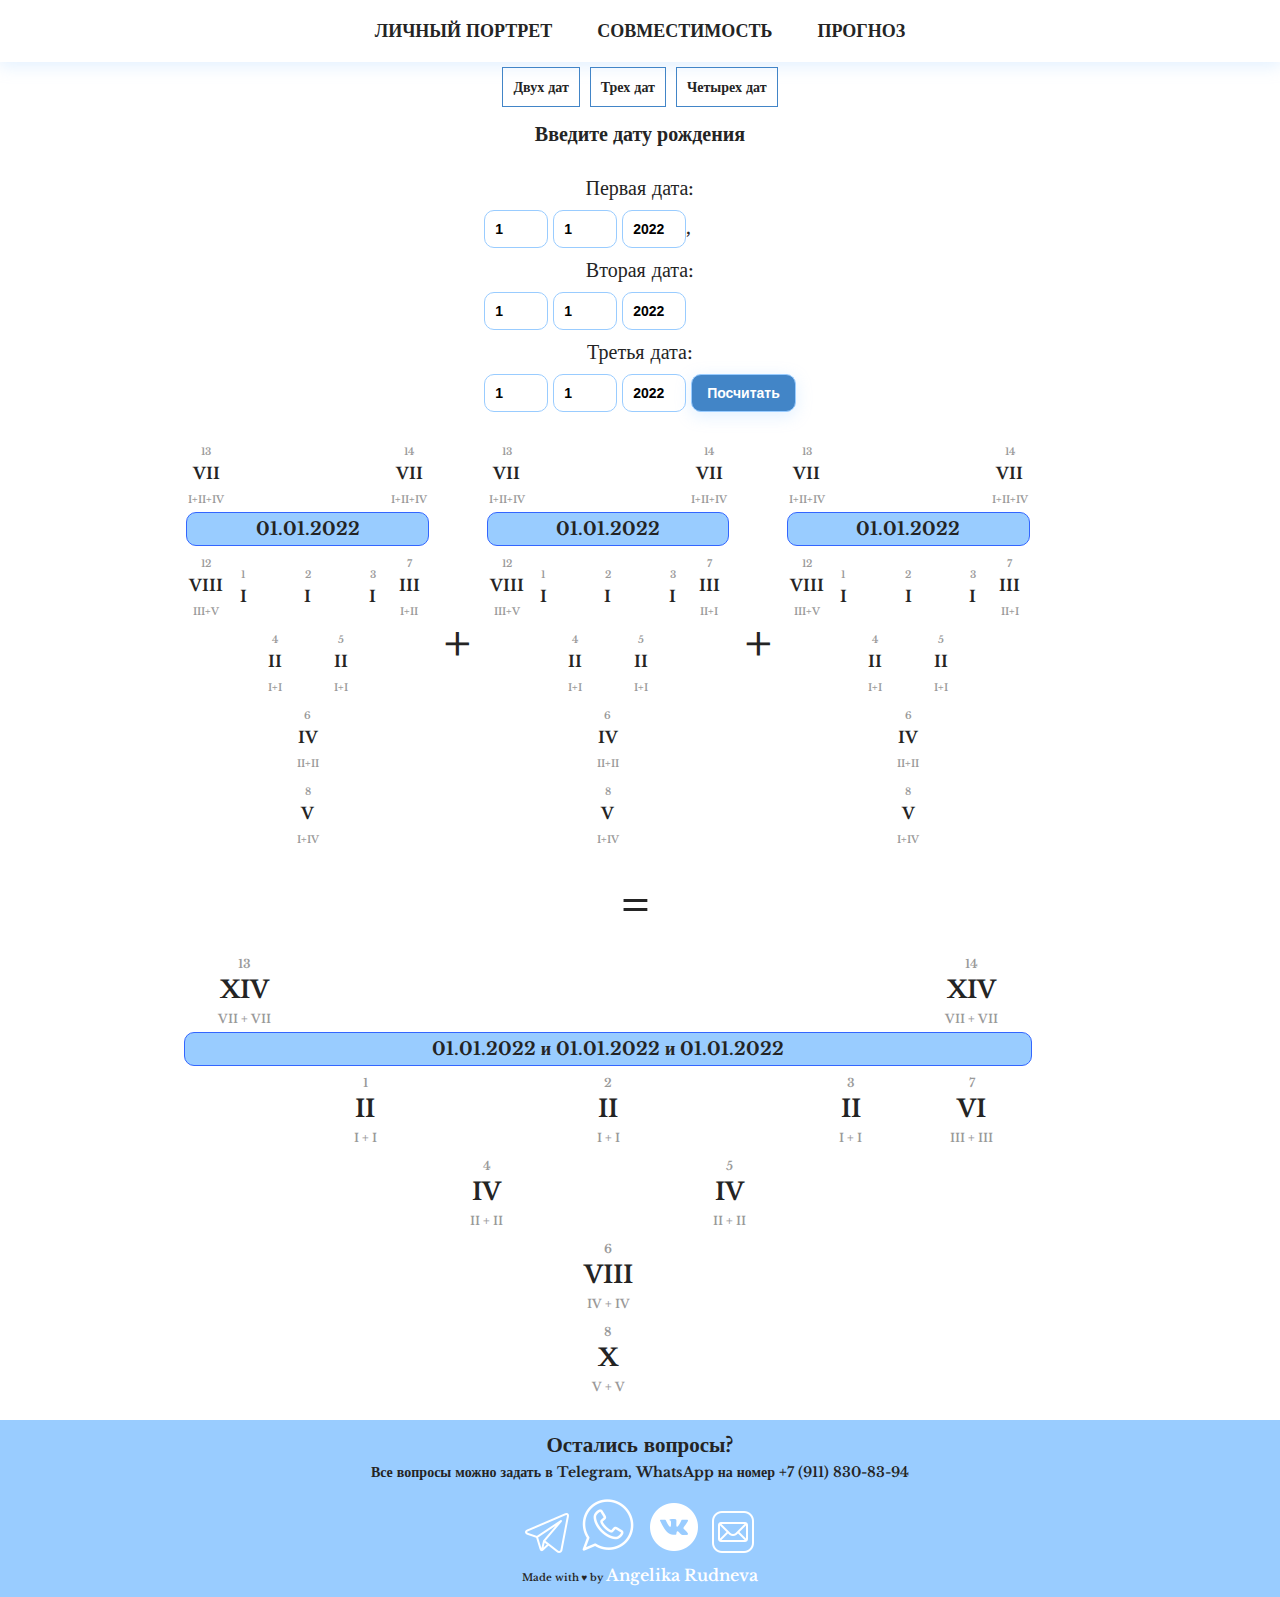
<file: threedayscompozit.html>
<!DOCTYPE html>
<html lang="en">
  <head>
    <meta charset="UTF-8" />
    <meta http-equiv="X-UA-Compatible" content="IE=edge" />
    <meta name="viewport" content="width=device-width, initial-scale=1.0" />
    <title>Психологические портреты</title>
    <link rel="preconnect" href="https://fonts.googleapis.com" />
    <link rel="preconnect" href="https://fonts.gstatic.com" crossorigin />
    <link
      href="https://fonts.googleapis.com/css2?family=Libre+Baskerville:wght@400;700&display=swap"
      rel="stylesheet"
    />
    <link rel="stylesheet" href="css/style.css" />
    <link rel="stylesheet" href="css/threedayscompozit.css" />
    <style>
      .tbl {
        border: 1px solid rgb(36, 36, 36);
      }
      .tbh {
        border: 1px solid #3366ff;
        background-color: #99ccff;
        font-weight: bold;
        border-radius: 10px;
        padding: 5px;
      }
      .nil {
        border: 1px solid #ffffff;
        background-color: #ffffff;
      }
      .ind {
        font-size: 24px;
        font-weight: bold;
        color: rgb(36, 36, 36);
      }
      .ind_s {
        font-size: 16px;
        font-weight: bold;
        color: rgb(36, 36, 36);
      }
      .sub {
        font-size: 12px;
        color: #999999;
      }
      .sub_s {
        font-size: 10px;
        color: #999999;
      }
      .inda {
        font-size: 18px;
        font-weight: bold;
        color: rgb(36, 36, 36);
      }
      .gray {
        color: #999999;
      }
      .eso ul {
        list-style: none;
        margin: 0px;
        padding: 0px;
      }
      .eso ul li {
        float: left;
        padding: 1px;
        font-size: 12px;
      }
      .anons {
        text-align: center;
        margin-bottom: 1rem;
      }
    </style>
  </head>
  <body>
    <header>
      <nav class="shift">
        <ul>
          <li><a href="/personal.html">Личный портрет</a></li>
          <li><a href="/dayscompozit.html">Совместимость</a></li>
          <li><a href="/calendar.html">Прогноз</a></li>
        </ul>
      </nav>
    </header>
    <div class="compozit-drop">
      <ul>
        <li><a href="/dayscompozit.html">Двух дат</a></li>
        <li><a href="/threedayscompozit.html">Трех дат</a></li>
        <li><a href="/dayscompozfour.html">Четырех дат</a></li>
      </ul>
    </div>
    <div class="main-section">
      <div class="main-content">
        <h2>Введите дату рождения</h2>
        <form id="form" action="">
          <h2 class="subtitle">Первая дата:</h2>
          <input
            name="day"
            id="day1"
            type="text"
            maxlength="2"
            placeholder="1"
            value="1"
            required
          />
          <input
            name="month"
            id="month1"
            type="text"
            maxlength="2"
            placeholder="1"
            value="1"
            required
          />
          <input
            name="year"
            id="year1"
            type="text"
            maxlength="4"
            placeholder="2022"
            value="2022"
            required
          />,

          <h2 class="subtitle">Вторая дата:</h2>
          <input
            name="day"
            id="day2"
            type="text"
            maxlength="2"
            placeholder="1"
            value="1"
            required
          />
          <input
            name="month"
            id="month2"
            type="text"
            maxlength="2"
            placeholder="1"
            value="1"
            required
          />
          <input
            name="year"
            id="year2"
            type="text"
            maxlength="4"
            placeholder="2022"
            value="2022"
            required
          />

          <h2 class="subtitle">Третья дата:</h2>
          <input
            name="day"
            id="day3"
            type="text"
            maxlength="2"
            placeholder="1"
            value="1"
            required
          />
          <input
            name="month"
            id="month3"
            type="text"
            maxlength="2"
            placeholder="1"
            value="1"
            required
          />
          <input
            name="year"
            id="year3"
            type="text"
            maxlength="4"
            placeholder="2022"
            value="2022"
            required
          />
          <!-- // -->
          <button class="btn" id="count-btn">Посчитать</button>
        </form>
      </div>
    </div>

    <section id="section-container" class="dates-table">
      <table width="70%" border="0" align="center">
        <tbody>
          <tr class="tr-flex">
            <td
              class="w100"
              width="25%"
              align="left"
              valign="middle"
              id="left-table"
            >
              <table border="0" align="center">
                <tbody>
                  <tr>
                    <td width="14%" align="center" valign="middle">
                      <table border="0">
                        <tbody>
                          <tr>
                            <td align="center" valign="middle">
                              <span class="sub_s">13</span>
                            </td>
                          </tr>
                          <tr>
                            <td align="center" valign="middle">
                              <span class="ind_s" id="left-position13"
                                >VII</span
                              >
                            </td>
                          </tr>
                          <tr>
                            <td align="center" valign="middle">
                              <span class="sub_s" id="leftAnswer13"
                                >I+II+IV</span
                              >
                            </td>
                          </tr>
                        </tbody>
                      </table>
                    </td>
                    <td width="14%">&nbsp;</td>
                    <td width="14%">&nbsp;</td>
                    <td width="14%">&nbsp;</td>
                    <td width="14%">&nbsp;</td>
                    <td width="14%">&nbsp;</td>
                    <td width="14%" align="center" valign="middle">
                      <table border="0">
                        <tbody>
                          <tr>
                            <td align="center" valign="middle">
                              <span class="sub_s">14</span>
                            </td>
                          </tr>
                          <tr>
                            <td align="center" valign="middle">
                              <span class="ind_s" id="left-position14"
                                >VII</span
                              >
                            </td>
                          </tr>
                          <tr>
                            <td align="center" valign="middle">
                              <span class="sub_s" id="leftAnswer14"
                                >I+II+IV</span
                              >
                            </td>
                          </tr>
                        </tbody>
                      </table>
                    </td>
                  </tr>
                  <tr>
                    <td
                      align="center"
                      valign="middle"
                      colspan="7"
                      class="tbh"
                      id="left-table-date"
                    >
                      01.01.2022
                    </td>
                  </tr>
                  <tr>
                    <td width="14%" align="center" valign="middle">
                      <table border="0">
                        <tbody>
                          <tr>
                            <td align="center" valign="middle">
                              <span class="sub_s">12</span>
                            </td>
                          </tr>
                          <tr>
                            <td align="center" valign="middle">
                              <span class="ind_s" id="left-position12"
                                >VIII</span
                              >
                            </td>
                          </tr>
                          <tr>
                            <td align="center" valign="middle">
                              <span class="sub_s" id="leftAnswer12">III+V</span>
                            </td>
                          </tr>
                        </tbody>
                      </table>
                    </td>
                    <td width="14%" align="center" valign="middle">
                      <table border="0">
                        <tbody>
                          <tr>
                            <td align="center" valign="middle">
                              <span class="sub_s">1</span>
                            </td>
                          </tr>
                          <tr>
                            <td align="center" valign="middle">
                              <span class="ind_s" id="left-position1">I</span>
                            </td>
                          </tr>
                          <tr>
                            <td align="center" valign="middle">
                              <span class="sub_s"></span>
                            </td>
                          </tr>
                        </tbody>
                      </table>
                    </td>
                    <td width="14%">&nbsp;</td>
                    <td width="14%" align="center" valign="middle">
                      <table border="0">
                        <tbody>
                          <tr>
                            <td align="center" valign="middle">
                              <span class="sub_s">2</span>
                            </td>
                          </tr>
                          <tr>
                            <td align="center" valign="middle">
                              <span class="ind_s" id="left-position2">I</span>
                            </td>
                          </tr>
                          <tr>
                            <td align="center" valign="middle">
                              <span class="sub_s"></span>
                            </td>
                          </tr>
                        </tbody>
                      </table>
                    </td>
                    <td width="14%">&nbsp;</td>
                    <td width="14%" align="center" valign="middle">
                      <table border="0">
                        <tbody>
                          <tr>
                            <td align="center" valign="middle">
                              <span class="sub_s">3</span>
                            </td>
                          </tr>
                          <tr>
                            <td align="center" valign="middle">
                              <span class="ind_s" id="left-position3">I</span>
                            </td>
                          </tr>
                          <tr>
                            <td align="center" valign="middle">
                              <span class="sub_s"></span>
                            </td>
                          </tr>
                        </tbody>
                      </table>
                    </td>
                    <td width="14%" align="center" valign="middle">
                      <table border="0">
                        <tbody>
                          <tr>
                            <td align="center" valign="middle">
                              <span class="sub_s">7</span>
                            </td>
                          </tr>
                          <tr>
                            <td align="center" valign="middle">
                              <span class="ind_s" id="left-position7">III</span>
                            </td>
                          </tr>
                          <tr>
                            <td align="center" valign="middle">
                              <span class="sub_s" id="leftAnswer7">I+II</span>
                            </td>
                          </tr>
                        </tbody>
                      </table>
                    </td>
                  </tr>
                  <tr>
                    <td width="14%">&nbsp;</td>
                    <td width="14%">&nbsp;</td>
                    <td width="14%" align="center" valign="middle">
                      <table border="0">
                        <tbody>
                          <tr>
                            <td align="center" valign="middle">
                              <span class="sub_s">4</span>
                            </td>
                          </tr>
                          <tr>
                            <td align="center" valign="middle">
                              <span class="ind_s" id="left-position4">II</span>
                            </td>
                          </tr>
                          <tr>
                            <td align="center" valign="middle">
                              <span class="sub_s" id="leftAnswer4">I+I</span>
                            </td>
                          </tr>
                        </tbody>
                      </table>
                    </td>
                    <td width="14%">&nbsp;</td>
                    <td width="14%" align="center" valign="middle">
                      <table border="0">
                        <tbody>
                          <tr>
                            <td align="center" valign="middle">
                              <span class="sub_s">5</span>
                            </td>
                          </tr>
                          <tr>
                            <td align="center" valign="middle">
                              <span class="ind_s" id="left-position5">II</span>
                            </td>
                          </tr>
                          <tr>
                            <td align="center" valign="middle">
                              <span class="sub_s" id="leftAnswer5">I+I</span>
                            </td>
                          </tr>
                        </tbody>
                      </table>
                    </td>
                    <td width="14%">&nbsp;</td>
                    <td width="14%">&nbsp;</td>
                  </tr>
                  <tr>
                    <td width="14%">&nbsp;</td>
                    <td width="14%">&nbsp;</td>
                    <td width="14%">&nbsp;</td>
                    <td width="14%" align="center" valign="middle">
                      <table border="0">
                        <tbody>
                          <tr>
                            <td align="center" valign="middle">
                              <span class="sub_s">6</span>
                            </td>
                          </tr>
                          <tr>
                            <td align="center" valign="middle">
                              <span class="ind_s" id="left-position6">IV</span>
                            </td>
                          </tr>
                          <tr>
                            <td align="center" valign="middle">
                              <span class="sub_s" id="leftAnswer6">II+II</span>
                            </td>
                          </tr>
                        </tbody>
                      </table>
                    </td>
                    <td width="14%">&nbsp;</td>
                    <td width="14%">&nbsp;</td>
                    <td width="14%">&nbsp;</td>
                  </tr>
                  <tr>
                    <td width="14%">&nbsp;</td>
                    <td width="14%">&nbsp;</td>
                    <td width="14%">&nbsp;</td>
                    <td width="14%" align="center" valign="middle">
                      <table border="0">
                        <tbody>
                          <tr>
                            <td align="center" valign="middle">
                              <span class="sub_s">8</span>
                            </td>
                          </tr>
                          <tr>
                            <td align="center" valign="middle">
                              <span class="ind_s" id="left-position8">V</span>
                            </td>
                          </tr>
                          <tr>
                            <td align="center" valign="middle">
                              <span class="sub_s" id="leftAnswer8">I+IV</span>
                            </td>
                          </tr>
                        </tbody>
                      </table>
                    </td>
                    <td width="14%">&nbsp;</td>
                    <td width="14%">&nbsp;</td>
                    <td width="14%">&nbsp;</td>
                  </tr>
                </tbody>
              </table>
            </td>
            <td class="w100" width="5%" align="center" valign="middle">
              <font size="7">+</font>
            </td>
            <td
              class="w100"
              width="25%"
              align="right"
              valign="middle"
              id="right-table"
            >
              <table border="0" align="center">
                <tbody>
                  <tr>
                    <td width="14%" align="center" valign="middle">
                      <table border="0">
                        <tbody>
                          <tr>
                            <td align="center" valign="middle">
                              <span class="sub_s">13</span>
                            </td>
                          </tr>
                          <tr>
                            <td align="center" valign="middle">
                              <span class="ind_s" id="center-position13"
                                >VII</span
                              >
                            </td>
                          </tr>
                          <tr>
                            <td align="center" valign="middle">
                              <span class="sub_s" id="centerAnswer13"
                                >I+II+IV</span
                              >
                            </td>
                          </tr>
                        </tbody>
                      </table>
                    </td>
                    <td width="14%">&nbsp;</td>
                    <td width="14%">&nbsp;</td>
                    <td width="14%">&nbsp;</td>
                    <td width="14%">&nbsp;</td>
                    <td width="14%">&nbsp;</td>
                    <td width="14%" align="center" valign="middle">
                      <table border="0">
                        <tbody>
                          <tr>
                            <td align="center" valign="middle">
                              <span class="sub_s">14</span>
                            </td>
                          </tr>
                          <tr>
                            <td align="center" valign="middle">
                              <span class="ind_s" id="center-position14"
                                >VII</span
                              >
                            </td>
                          </tr>
                          <tr>
                            <td align="center" valign="middle">
                              <span class="sub_s" id="centerAnswer14"
                                >I+II+IV</span
                              >
                            </td>
                          </tr>
                        </tbody>
                      </table>
                    </td>
                  </tr>
                  <tr>
                    <td
                      align="center"
                      valign="middle"
                      colspan="7"
                      class="tbh"
                      id="right-table-date"
                    >
                      01.01.2022
                    </td>
                  </tr>
                  <tr>
                    <td width="14%" align="center" valign="middle">
                      <table border="0">
                        <tbody>
                          <tr>
                            <td align="center" valign="middle">
                              <span class="sub_s">12</span>
                            </td>
                          </tr>
                          <tr>
                            <td align="center" valign="middle">
                              <span class="ind_s" id="center-position12"
                                >VIII</span
                              >
                            </td>
                          </tr>
                          <tr>
                            <td align="center" valign="middle">
                              <span class="sub_s" id="centerAnswer12"
                                >III+V</span
                              >
                            </td>
                          </tr>
                        </tbody>
                      </table>
                    </td>
                    <td width="14%" align="center" valign="middle">
                      <table border="0">
                        <tbody>
                          <tr>
                            <td align="center" valign="middle">
                              <span class="sub_s">1</span>
                            </td>
                          </tr>
                          <tr>
                            <td align="center" valign="middle">
                              <span class="ind_s" id="center-position1">I</span>
                            </td>
                          </tr>
                          <tr>
                            <td align="center" valign="middle">
                              <span class="sub_s"> </span>
                            </td>
                          </tr>
                        </tbody>
                      </table>
                    </td>
                    <td width="14%">&nbsp;</td>
                    <td width="14%" align="center" valign="middle">
                      <table border="0">
                        <tbody>
                          <tr>
                            <td align="center" valign="middle">
                              <span class="sub_s">2</span>
                            </td>
                          </tr>
                          <tr>
                            <td align="center" valign="middle">
                              <span class="ind_s" id="center-position2">I</span>
                            </td>
                          </tr>
                          <tr>
                            <td align="center" valign="middle">
                              <span class="sub_s"></span>
                            </td>
                          </tr>
                        </tbody>
                      </table>
                    </td>
                    <td width="14%">&nbsp;</td>
                    <td width="14%" align="center" valign="middle">
                      <table border="0">
                        <tbody>
                          <tr>
                            <td align="center" valign="middle">
                              <span class="sub_s">3</span>
                            </td>
                          </tr>
                          <tr>
                            <td align="center" valign="middle">
                              <span class="ind_s" id="center-position3">I</span>
                            </td>
                          </tr>
                          <tr>
                            <td align="center" valign="middle">
                              <span class="sub_s"></span>
                            </td>
                          </tr>
                        </tbody>
                      </table>
                    </td>
                    <td width="14%" align="center" valign="middle">
                      <table border="0">
                        <tbody>
                          <tr>
                            <td align="center" valign="middle">
                              <span class="sub_s">7</span>
                            </td>
                          </tr>
                          <tr>
                            <td align="center" valign="middle">
                              <span class="ind_s" id="center-position7"
                                >III</span
                              >
                            </td>
                          </tr>
                          <tr>
                            <td align="center" valign="middle">
                              <span class="sub_s" id="centerAnswer7">II+I</span>
                            </td>
                          </tr>
                        </tbody>
                      </table>
                    </td>
                  </tr>
                  <tr>
                    <td width="14%">&nbsp;</td>
                    <td width="14%">&nbsp;</td>
                    <td width="14%" align="center" valign="middle">
                      <table border="0">
                        <tbody>
                          <tr>
                            <td align="center" valign="middle">
                              <span class="sub_s">4</span>
                            </td>
                          </tr>
                          <tr>
                            <td align="center" valign="middle">
                              <span class="ind_s" id="center-position4"
                                >II</span
                              >
                            </td>
                          </tr>
                          <tr>
                            <td align="center" valign="middle">
                              <span class="sub_s" id="centerAnswer4">I+I</span>
                            </td>
                          </tr>
                        </tbody>
                      </table>
                    </td>
                    <td width="14%">&nbsp;</td>
                    <td width="14%" align="center" valign="middle">
                      <table border="0">
                        <tbody>
                          <tr>
                            <td align="center" valign="middle">
                              <span class="sub_s">5</span>
                            </td>
                          </tr>
                          <tr>
                            <td align="center" valign="middle">
                              <span class="ind_s" id="center-position5"
                                >II</span
                              >
                            </td>
                          </tr>
                          <tr>
                            <td align="center" valign="middle">
                              <span class="sub_s" id="centerAnswer5">I+I</span>
                            </td>
                          </tr>
                        </tbody>
                      </table>
                    </td>
                    <td width="14%">&nbsp;</td>
                    <td width="14%">&nbsp;</td>
                  </tr>
                  <tr>
                    <td width="14%">&nbsp;</td>
                    <td width="14%">&nbsp;</td>
                    <td width="14%">&nbsp;</td>
                    <td width="14%" align="center" valign="middle">
                      <table border="0">
                        <tbody>
                          <tr>
                            <td align="center" valign="middle">
                              <span class="sub_s">6</span>
                            </td>
                          </tr>
                          <tr>
                            <td align="center" valign="middle">
                              <span class="ind_s" id="center-position6"
                                >IV</span
                              >
                            </td>
                          </tr>
                          <tr>
                            <td align="center" valign="middle">
                              <span class="sub_s" id="centerAnswer6"
                                >II+II</span
                              >
                            </td>
                          </tr>
                        </tbody>
                      </table>
                    </td>
                    <td width="14%">&nbsp;</td>
                    <td width="14%">&nbsp;</td>
                    <td width="14%">&nbsp;</td>
                  </tr>
                  <tr>
                    <td width="14%">&nbsp;</td>
                    <td width="14%">&nbsp;</td>
                    <td width="14%">&nbsp;</td>
                    <td width="14%" align="center" valign="middle">
                      <table border="0">
                        <tbody>
                          <tr>
                            <td align="center" valign="middle">
                              <span class="sub_s">8</span>
                            </td>
                          </tr>
                          <tr>
                            <td align="center" valign="middle">
                              <span class="ind_s" id="center-position8">V</span>
                            </td>
                          </tr>
                          <tr>
                            <td align="center" valign="middle">
                              <span class="sub_s" id="centerAnswer8">I+IV</span>
                            </td>
                          </tr>
                        </tbody>
                      </table>
                    </td>
                    <td width="14%">&nbsp;</td>
                    <td width="14%">&nbsp;</td>
                    <td width="14%">&nbsp;</td>
                  </tr>
                </tbody>
              </table>
            </td>
            <td class="w100" width="5%" align="center" valign="middle">
              <font size="7">+</font>
            </td>
            <td
              class="w100"
              width="25%"
              align="right"
              valign="middle"
              id="center-table"
            >
              <table border="0" align="center">
                <tbody>
                  <tr>
                    <td width="14%" align="center" valign="middle">
                      <table border="0">
                        <tbody>
                          <tr>
                            <td align="center" valign="middle">
                              <span class="sub_s">13</span>
                            </td>
                          </tr>
                          <tr>
                            <td align="center" valign="middle">
                              <span class="ind_s" id="right-position13"
                                >VII</span
                              >
                            </td>
                          </tr>
                          <tr>
                            <td align="center" valign="middle">
                              <span class="sub_s" id="rightAnswer13"
                                >I+II+IV</span
                              >
                            </td>
                          </tr>
                        </tbody>
                      </table>
                    </td>
                    <td width="14%">&nbsp;</td>
                    <td width="14%">&nbsp;</td>
                    <td width="14%">&nbsp;</td>
                    <td width="14%">&nbsp;</td>
                    <td width="14%">&nbsp;</td>
                    <td width="14%" align="center" valign="middle">
                      <table border="0">
                        <tbody>
                          <tr>
                            <td align="center" valign="middle">
                              <span class="sub_s">14</span>
                            </td>
                          </tr>
                          <tr>
                            <td align="center" valign="middle">
                              <span class="ind_s" id="right-position14"
                                >VII</span
                              >
                            </td>
                          </tr>
                          <tr>
                            <td align="center" valign="middle">
                              <span class="sub_s" id="rightAnswer14"
                                >I+II+IV</span
                              >
                            </td>
                          </tr>
                        </tbody>
                      </table>
                    </td>
                  </tr>
                  <tr>
                    <td
                      align="center"
                      valign="middle"
                      colspan="7"
                      class="tbh"
                      id="center-table-date"
                    >
                      01.01.2022
                    </td>
                  </tr>
                  <tr>
                    <td width="14%" align="center" valign="middle">
                      <table border="0">
                        <tbody>
                          <tr>
                            <td align="center" valign="middle">
                              <span class="sub_s">12</span>
                            </td>
                          </tr>
                          <tr>
                            <td align="center" valign="middle">
                              <span class="ind_s" id="right-position12"
                                >VIII</span
                              >
                            </td>
                          </tr>
                          <tr>
                            <td align="center" valign="middle">
                              <span class="sub_s" id="rightAnswer12"
                                >III+V</span
                              >
                            </td>
                          </tr>
                        </tbody>
                      </table>
                    </td>
                    <td width="14%" align="center" valign="middle">
                      <table border="0">
                        <tbody>
                          <tr>
                            <td align="center" valign="middle">
                              <span class="sub_s">1</span>
                            </td>
                          </tr>
                          <tr>
                            <td align="center" valign="middle">
                              <span class="ind_s" id="right-position1">I</span>
                            </td>
                          </tr>
                          <tr>
                            <td align="center" valign="middle">
                              <span class="sub_s"> </span>
                            </td>
                          </tr>
                        </tbody>
                      </table>
                    </td>
                    <td width="14%">&nbsp;</td>
                    <td width="14%" align="center" valign="middle">
                      <table border="0">
                        <tbody>
                          <tr>
                            <td align="center" valign="middle">
                              <span class="sub_s">2</span>
                            </td>
                          </tr>
                          <tr>
                            <td align="center" valign="middle">
                              <span class="ind_s" id="right-position2">I</span>
                            </td>
                          </tr>
                          <tr>
                            <td align="center" valign="middle">
                              <span class="sub_s"></span>
                            </td>
                          </tr>
                        </tbody>
                      </table>
                    </td>
                    <td width="14%">&nbsp;</td>
                    <td width="14%" align="center" valign="middle">
                      <table border="0">
                        <tbody>
                          <tr>
                            <td align="center" valign="middle">
                              <span class="sub_s">3</span>
                            </td>
                          </tr>
                          <tr>
                            <td align="center" valign="middle">
                              <span class="ind_s" id="right-position3">I</span>
                            </td>
                          </tr>
                          <tr>
                            <td align="center" valign="middle">
                              <span class="sub_s"></span>
                            </td>
                          </tr>
                        </tbody>
                      </table>
                    </td>
                    <td width="14%" align="center" valign="middle">
                      <table border="0">
                        <tbody>
                          <tr>
                            <td align="center" valign="middle">
                              <span class="sub_s">7</span>
                            </td>
                          </tr>
                          <tr>
                            <td align="center" valign="middle">
                              <span class="ind_s" id="right-position7"
                                >III</span
                              >
                            </td>
                          </tr>
                          <tr>
                            <td align="center" valign="middle">
                              <span class="sub_s" id="rightAnswer7">II+I</span>
                            </td>
                          </tr>
                        </tbody>
                      </table>
                    </td>
                  </tr>
                  <tr>
                    <td width="14%">&nbsp;</td>
                    <td width="14%">&nbsp;</td>
                    <td width="14%" align="center" valign="middle">
                      <table border="0">
                        <tbody>
                          <tr>
                            <td align="center" valign="middle">
                              <span class="sub_s">4</span>
                            </td>
                          </tr>
                          <tr>
                            <td align="center" valign="middle">
                              <span class="ind_s" id="right-position4">II</span>
                            </td>
                          </tr>
                          <tr>
                            <td align="center" valign="middle">
                              <span class="sub_s" id="rightAnswer4">I+I</span>
                            </td>
                          </tr>
                        </tbody>
                      </table>
                    </td>
                    <td width="14%">&nbsp;</td>
                    <td width="14%" align="center" valign="middle">
                      <table border="0">
                        <tbody>
                          <tr>
                            <td align="center" valign="middle">
                              <span class="sub_s">5</span>
                            </td>
                          </tr>
                          <tr>
                            <td align="center" valign="middle">
                              <span class="ind_s" id="right-position5">II</span>
                            </td>
                          </tr>
                          <tr>
                            <td align="center" valign="middle">
                              <span class="sub_s" id="rightAnswer5">I+I</span>
                            </td>
                          </tr>
                        </tbody>
                      </table>
                    </td>
                    <td width="14%">&nbsp;</td>
                    <td width="14%">&nbsp;</td>
                  </tr>
                  <tr>
                    <td width="14%">&nbsp;</td>
                    <td width="14%">&nbsp;</td>
                    <td width="14%">&nbsp;</td>
                    <td width="14%" align="center" valign="middle">
                      <table border="0">
                        <tbody>
                          <tr>
                            <td align="center" valign="middle">
                              <span class="sub_s">6</span>
                            </td>
                          </tr>
                          <tr>
                            <td align="center" valign="middle">
                              <span class="ind_s" id="right-position6">IV</span>
                            </td>
                          </tr>
                          <tr>
                            <td align="center" valign="middle">
                              <span class="sub_s" id="rightAnswer6">II+II</span>
                            </td>
                          </tr>
                        </tbody>
                      </table>
                    </td>
                    <td width="14%">&nbsp;</td>
                    <td width="14%">&nbsp;</td>
                    <td width="14%">&nbsp;</td>
                  </tr>
                  <tr>
                    <td width="14%">&nbsp;</td>
                    <td width="14%">&nbsp;</td>
                    <td width="14%">&nbsp;</td>
                    <td width="14%" align="center" valign="middle">
                      <table border="0">
                        <tbody>
                          <tr>
                            <td align="center" valign="middle">
                              <span class="sub_s">8</span>
                            </td>
                          </tr>
                          <tr>
                            <td align="center" valign="middle">
                              <span class="ind_s" id="right-position8">V</span>
                            </td>
                          </tr>
                          <tr>
                            <td align="center" valign="middle">
                              <span class="sub_s" id="rightAnswer8">I+IV</span>
                            </td>
                          </tr>
                        </tbody>
                      </table>
                    </td>
                    <td width="14%">&nbsp;</td>
                    <td width="14%">&nbsp;</td>
                    <td width="14%">&nbsp;</td>
                  </tr>
                </tbody>
              </table>
            </td>
          </tr>
        </tbody>
      </table>
    </section>
    <span class="result-symbol">=</span>
    <section class="result-table">
      <table width="70%" border="0" align="center">
        <tbody>
          <tr>
            <td width="14%" align="center" valign="middle">
              <table border="0">
                <tbody>
                  <tr>
                    <td align="center" valign="middle">
                      <span class="sub">13</span>
                    </td>
                  </tr>
                  <tr>
                    <td align="center" valign="middle">
                      <span class="ind" id="sum-all-result13">XIV</span>
                    </td>
                  </tr>
                  <tr>
                    <td align="center" valign="middle">
                      <span class="sub" id="bottomAnswer13">VII + VII</span>
                    </td>
                  </tr>
                </tbody>
              </table>
            </td>
            <td width="14%">&nbsp;</td>
            <td width="14%">&nbsp;</td>
            <td width="14%">&nbsp;</td>
            <td width="14%">&nbsp;</td>
            <td width="14%">&nbsp;</td>
            <td width="14%" align="center" valign="middle">
              <table border="0">
                <tbody>
                  <tr>
                    <td align="center" valign="middle">
                      <span class="sub">14</span>
                    </td>
                  </tr>
                  <tr>
                    <td align="center" valign="middle">
                      <span class="ind" id="sum-all-result14">XIV</span>
                    </td>
                  </tr>
                  <tr>
                    <td align="center" valign="middle">
                      <span class="sub" id="bottomAnswer14">VII + VII</span>
                    </td>
                  </tr>
                </tbody>
              </table>
            </td>
          </tr>
          <tr>
            <td
              align="center"
              valign="middle"
              colspan="7"
              class="tbh"
              id="bottom-table-date"
            >
              01.01.2022 и 01.01.2022 и 01.01.2022
            </td>
          </tr>
          <tr>
            <td width="14%">&nbsp;</td>
            <td width="14%" align="center" valign="middle">
              <table border="0">
                <tbody>
                  <tr>
                    <td align="center" valign="middle">
                      <span class="sub">1</span>
                    </td>
                  </tr>
                  <tr>
                    <td align="center" valign="middle">
                      <span class="ind" id="sum-all-result1">II</span>
                    </td>
                  </tr>
                  <tr>
                    <td align="center" valign="middle">
                      <span class="sub" id="bottomAnswer1">I + I</span>
                    </td>
                  </tr>
                </tbody>
              </table>
            </td>
            <td width="14%">&nbsp;</td>
            <td width="14%" align="center" valign="middle">
              <table border="0">
                <tbody>
                  <tr>
                    <td align="center" valign="middle">
                      <span class="sub">2</span>
                    </td>
                  </tr>
                  <tr>
                    <td align="center" valign="middle">
                      <span class="ind" id="sum-all-result2">II</span>
                    </td>
                  </tr>
                  <tr>
                    <td align="center" valign="middle">
                      <span class="sub" id="bottomAnswer2">I + I</span>
                    </td>
                  </tr>
                </tbody>
              </table>
            </td>
            <td width="14%">&nbsp;</td>
            <td width="14%" align="center" valign="middle">
              <table border="0">
                <tbody>
                  <tr>
                    <td align="center" valign="middle">
                      <span class="sub">3</span>
                    </td>
                  </tr>
                  <tr>
                    <td align="center" valign="middle">
                      <span class="ind" id="sum-all-result3">II</span>
                    </td>
                  </tr>
                  <tr>
                    <td align="center" valign="middle">
                      <span class="sub" id="bottomAnswer3">I + I</span>
                    </td>
                  </tr>
                </tbody>
              </table>
            </td>
            <td width="14%" align="center" valign="middle">
              <table border="0">
                <tbody>
                  <tr>
                    <td align="center" valign="middle">
                      <span class="sub">7</span>
                    </td>
                  </tr>
                  <tr>
                    <td align="center" valign="middle">
                      <span class="ind" id="sum-all-result7">VI</span>
                    </td>
                  </tr>
                  <tr>
                    <td align="center" valign="middle">
                      <span class="sub" id="bottomAnswer7">III + III</span>
                    </td>
                  </tr>
                </tbody>
              </table>
            </td>
          </tr>
          <tr>
            <td width="14%">&nbsp;</td>
            <td width="14%">&nbsp;</td>
            <td width="14%" align="center" valign="middle">
              <table border="0">
                <tbody>
                  <tr>
                    <td align="center" valign="middle">
                      <span class="sub">4</span>
                    </td>
                  </tr>
                  <tr>
                    <td align="center" valign="middle">
                      <span class="ind" id="sum-all-result4">IV</span>
                    </td>
                  </tr>
                  <tr>
                    <td align="center" valign="middle">
                      <span class="sub" id="bottomAnswer4">II + II</span>
                    </td>
                  </tr>
                </tbody>
              </table>
            </td>
            <td width="14%">&nbsp;</td>
            <td width="14%" align="center" valign="middle">
              <table border="0">
                <tbody>
                  <tr>
                    <td align="center" valign="middle">
                      <span class="sub">5</span>
                    </td>
                  </tr>
                  <tr>
                    <td align="center" valign="middle">
                      <span class="ind" id="sum-all-result5">IV</span>
                    </td>
                  </tr>
                  <tr>
                    <td align="center" valign="middle">
                      <span class="sub" id="bottomAnswer5">II + II</span>
                    </td>
                  </tr>
                </tbody>
              </table>
            </td>
            <td width="14%">&nbsp;</td>
            <td width="14%">&nbsp;</td>
          </tr>
          <tr>
            <td width="14%">&nbsp;</td>
            <td width="14%">&nbsp;</td>
            <td width="14%">&nbsp;</td>
            <td width="14%" align="center" valign="middle">
              <table border="0">
                <tbody>
                  <tr>
                    <td align="center" valign="middle">
                      <span class="sub">6</span>
                    </td>
                  </tr>
                  <tr>
                    <td align="center" valign="middle">
                      <span class="ind" id="sum-all-result6">VIII</span>
                    </td>
                  </tr>
                  <tr>
                    <td align="center" valign="middle">
                      <span class="sub" id="bottomAnswer6">IV + IV</span>
                    </td>
                  </tr>
                </tbody>
              </table>
            </td>
            <td width="14%">&nbsp;</td>
            <td width="14%">&nbsp;</td>
            <td width="14%">&nbsp;</td>
          </tr>
          <tr>
            <td width="14%">&nbsp;</td>
            <td width="14%">&nbsp;</td>
            <td width="14%">&nbsp;</td>
            <td width="14%" align="center" valign="middle">
              <table border="0">
                <tbody>
                  <tr>
                    <td align="center" valign="middle">
                      <span class="sub">8</span>
                    </td>
                  </tr>
                  <tr>
                    <td align="center" valign="middle">
                      <span class="ind" id="sum-all-result8">X</span>
                    </td>
                  </tr>
                  <tr>
                    <td align="center" valign="middle">
                      <span class="sub" id="bottomAnswer8">V + V</span>
                    </td>
                  </tr>
                </tbody>
              </table>
            </td>
            <td width="14%">&nbsp;</td>
            <td width="14%">&nbsp;</td>
            <td width="14%">&nbsp;</td>
          </tr>
        </tbody>
      </table>
    </section>

    <footer class="footer">
      <h2>Остались вопросы?</h2>
      <p>
        Все вопросы можно задать в
        <a class="contacts" target="_blank" href="https://t.me/+79118308394"
          >Telegram</a
        >,
        <a class="contacts" target="_blank" href="https://wa.me/+79118308394"
          >WhatsApp</a
        >
        на номер <span>+7 (911) 830-83-94</span>
      </p>
      <div class="info">
        <span>
          <a target="_blank" href="https://t.me/+79118308394"
            ><img src="img/icons8-telegram-app-50.png" alt="Telegram"
          /></a>
          <a target="_blank" href="https://wa.me/+79118308394"
            ><img src="img/icons8-whatsapp-64.png" alt="WhatsApp"
          /></a>
          <a target="_blank" href="https://vk.com/angelika_rudneva"
            ><img src="img/icons8-vk-circled-60.png" alt="VK"
          /></a>
          <a target="_blank" href="mailto:info@likarudneva.com"
            ><img src="img/icons8-mail-50.png" alt="Mail"
          /></a>
        </span>
      </div>
      <span class="copyright"
        >Made with ♥ by
        <a href="https://likarudneva.com/"> Angelika Rudneva</a></span
      >
    </footer>

    <script src="js/threedayscompozit.js"></script>
  </body>
</html>
</file>
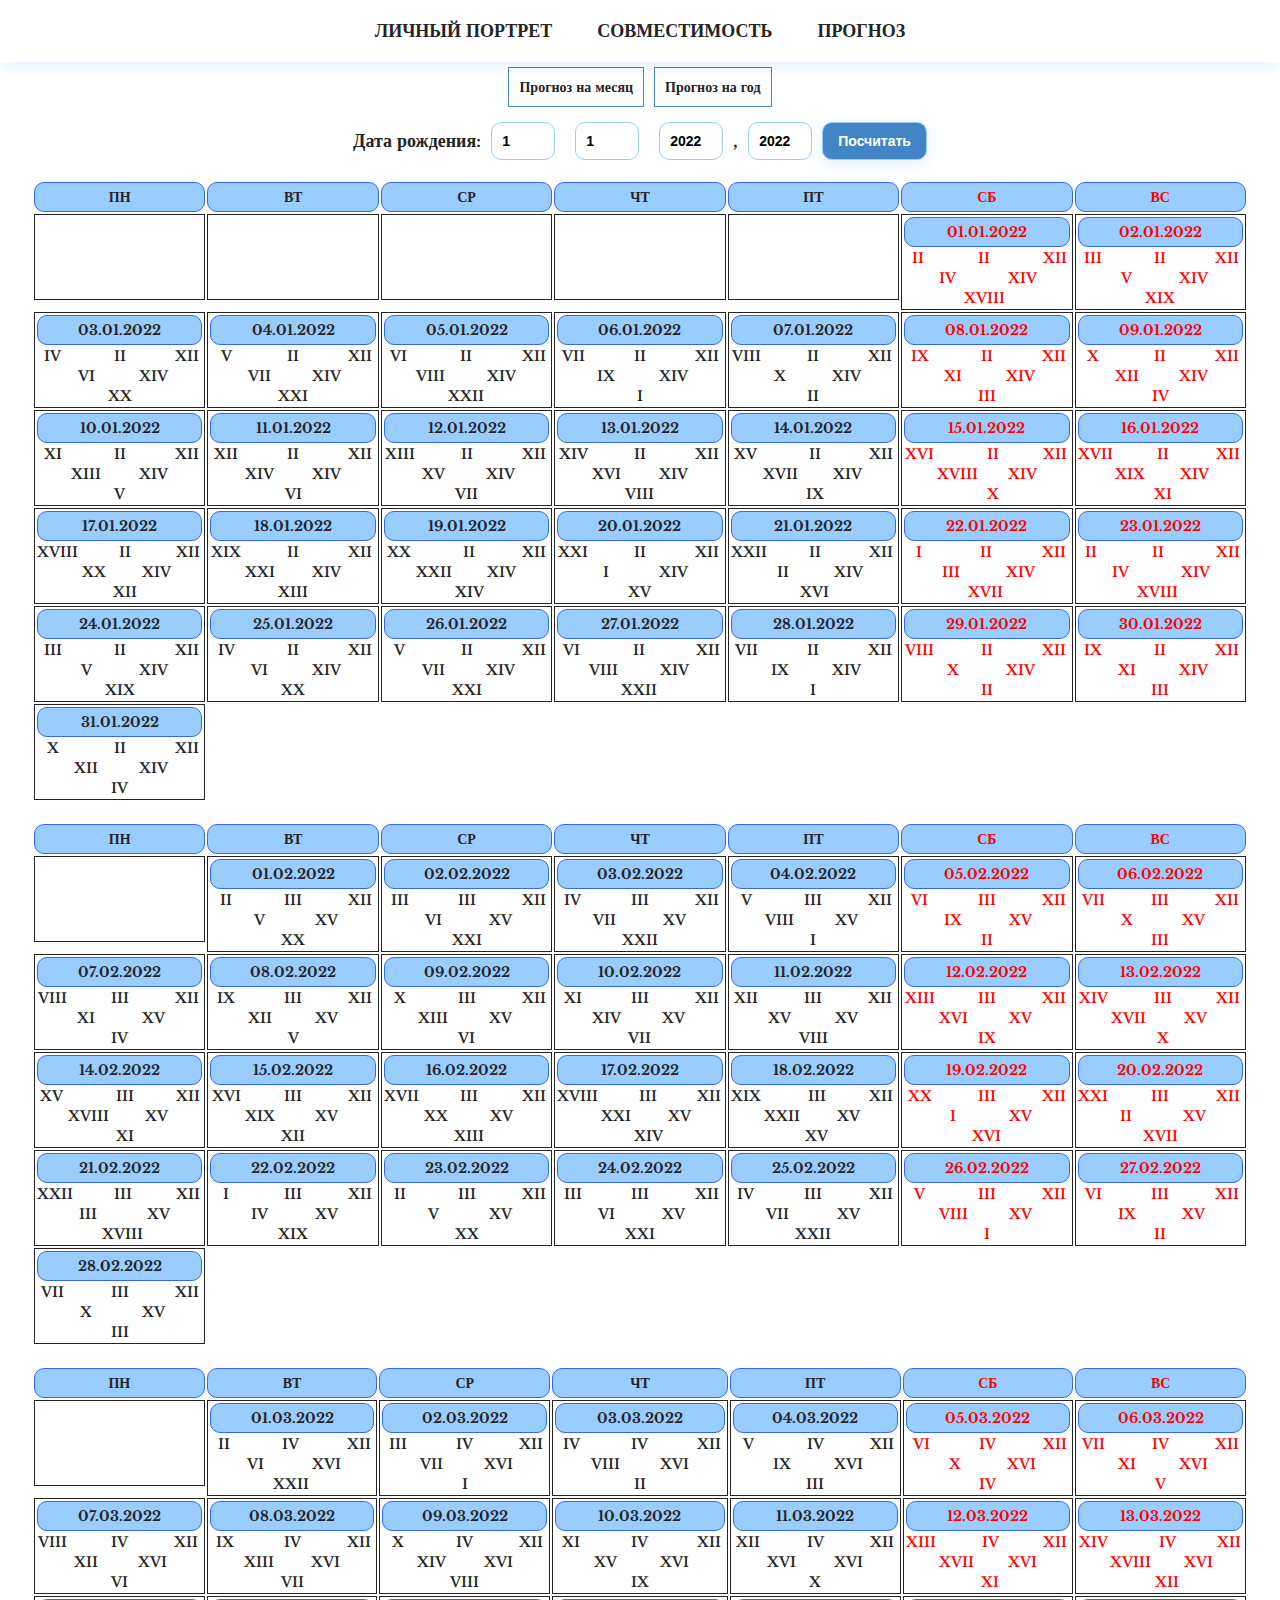
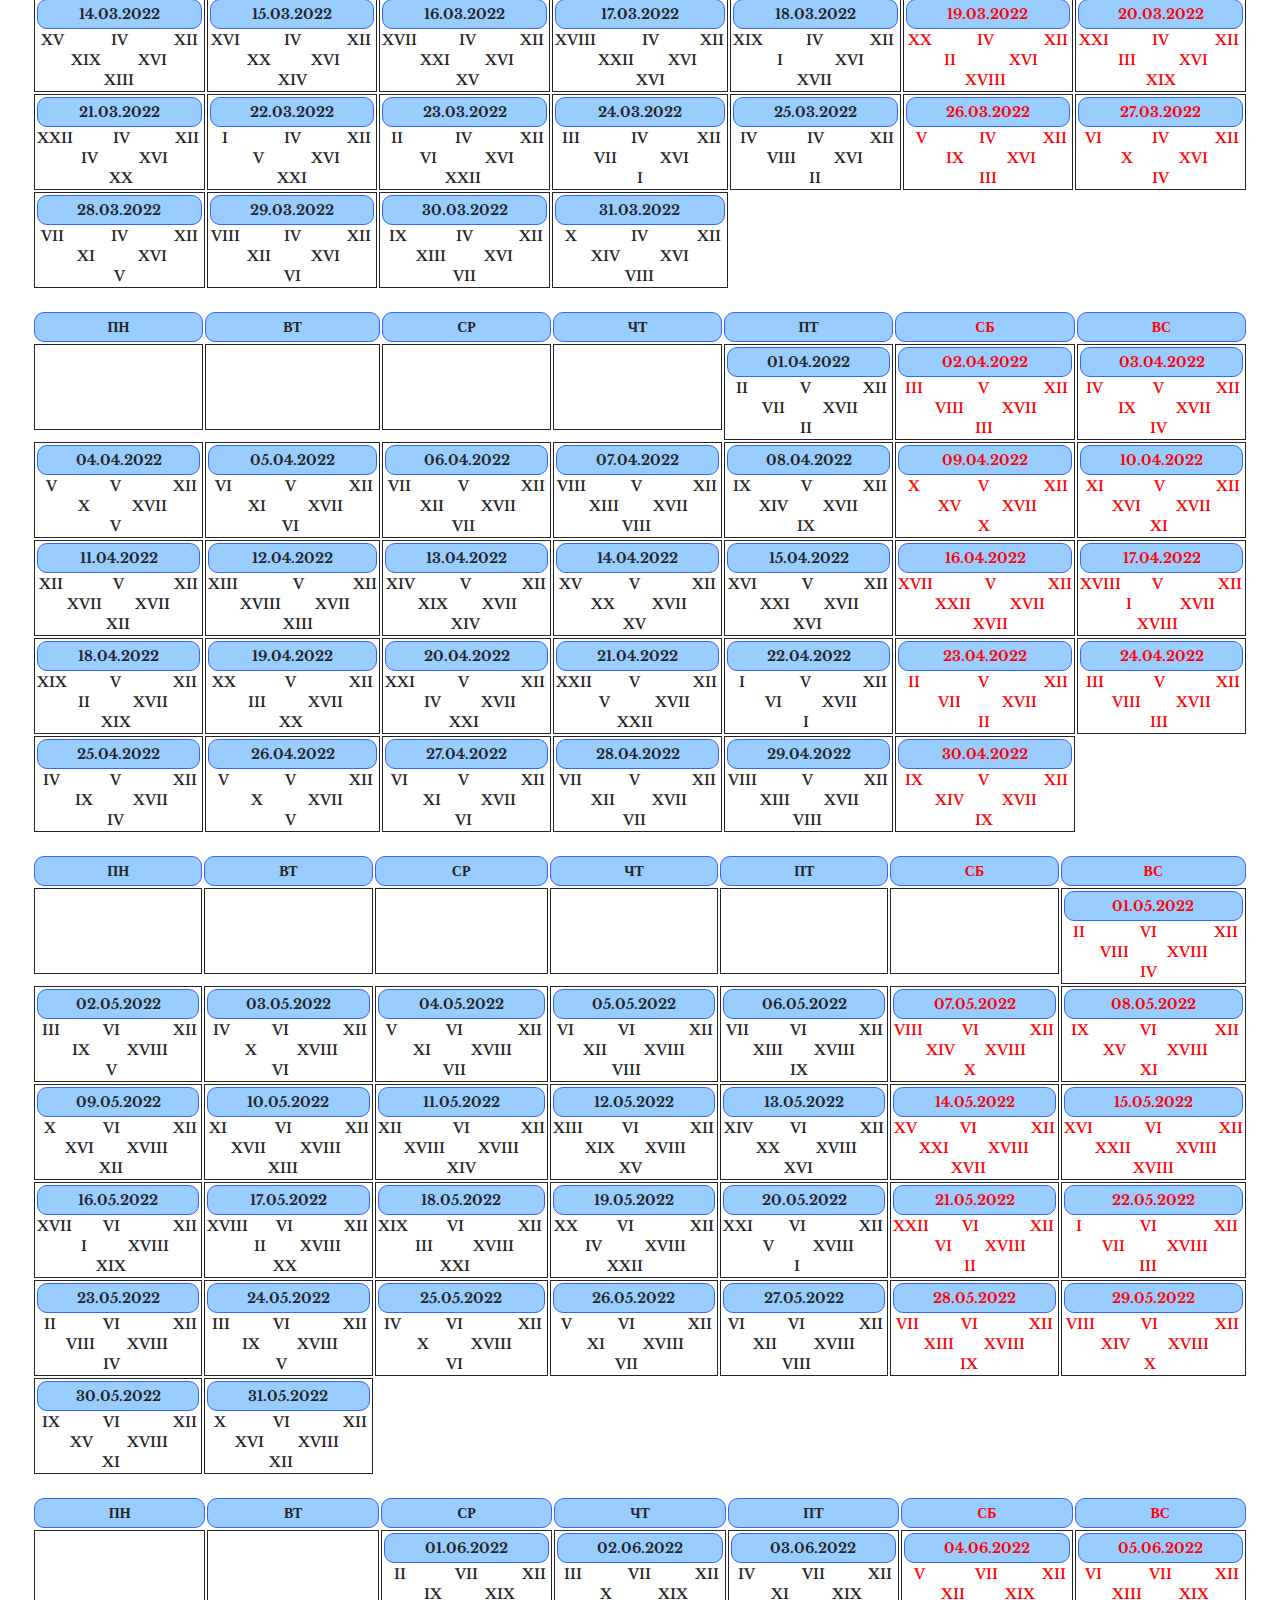
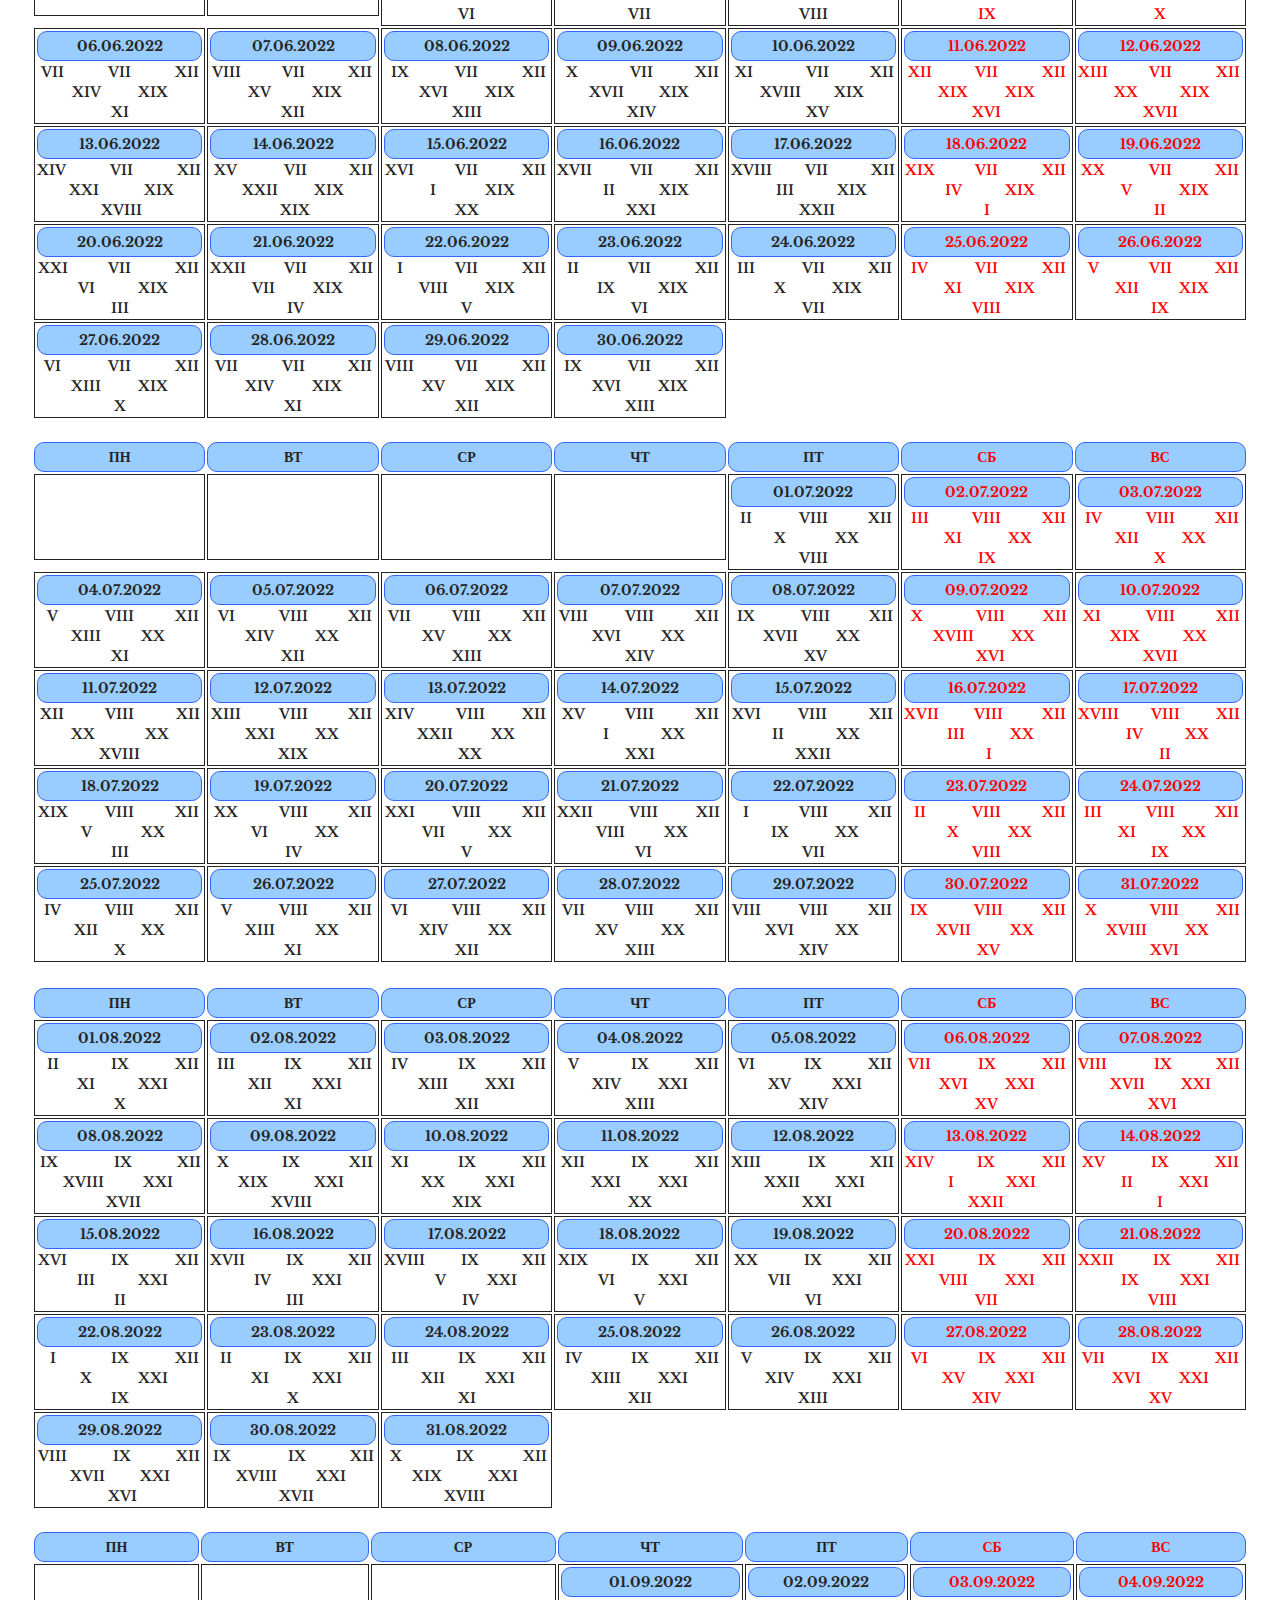
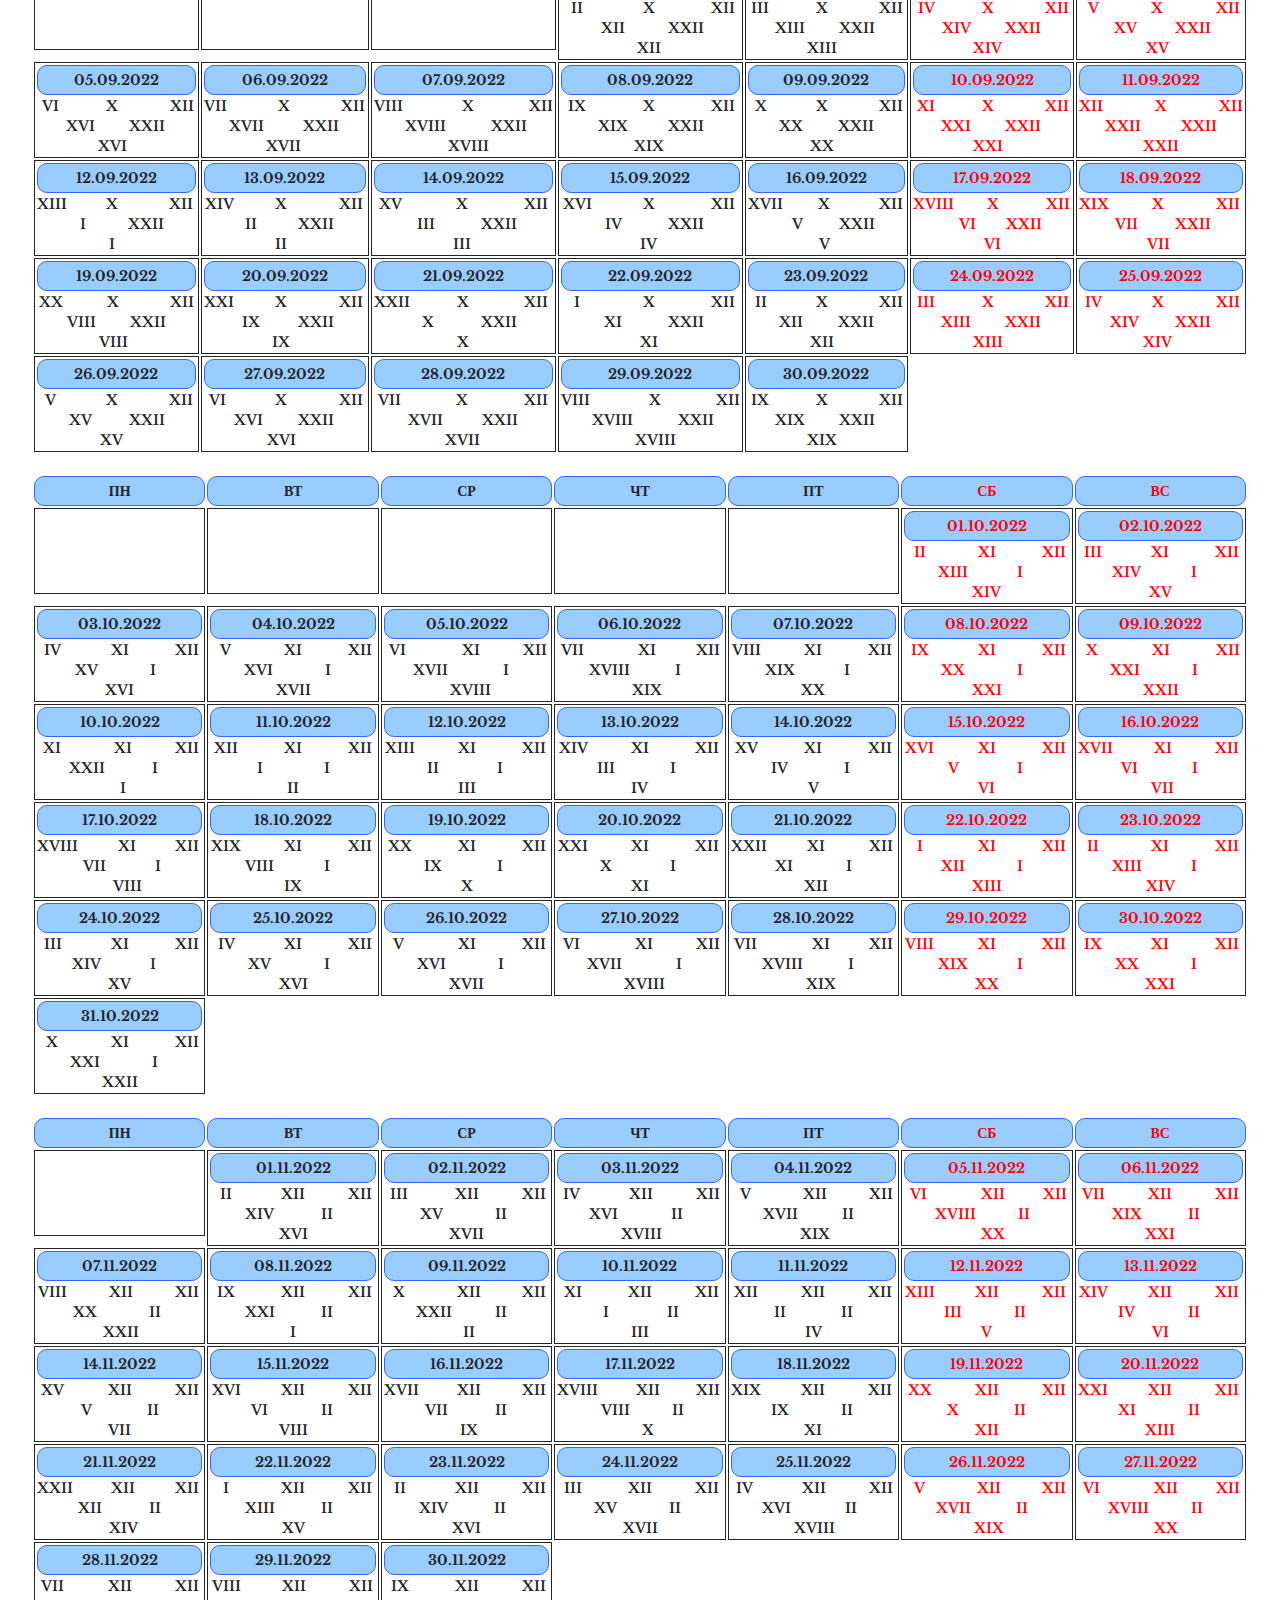
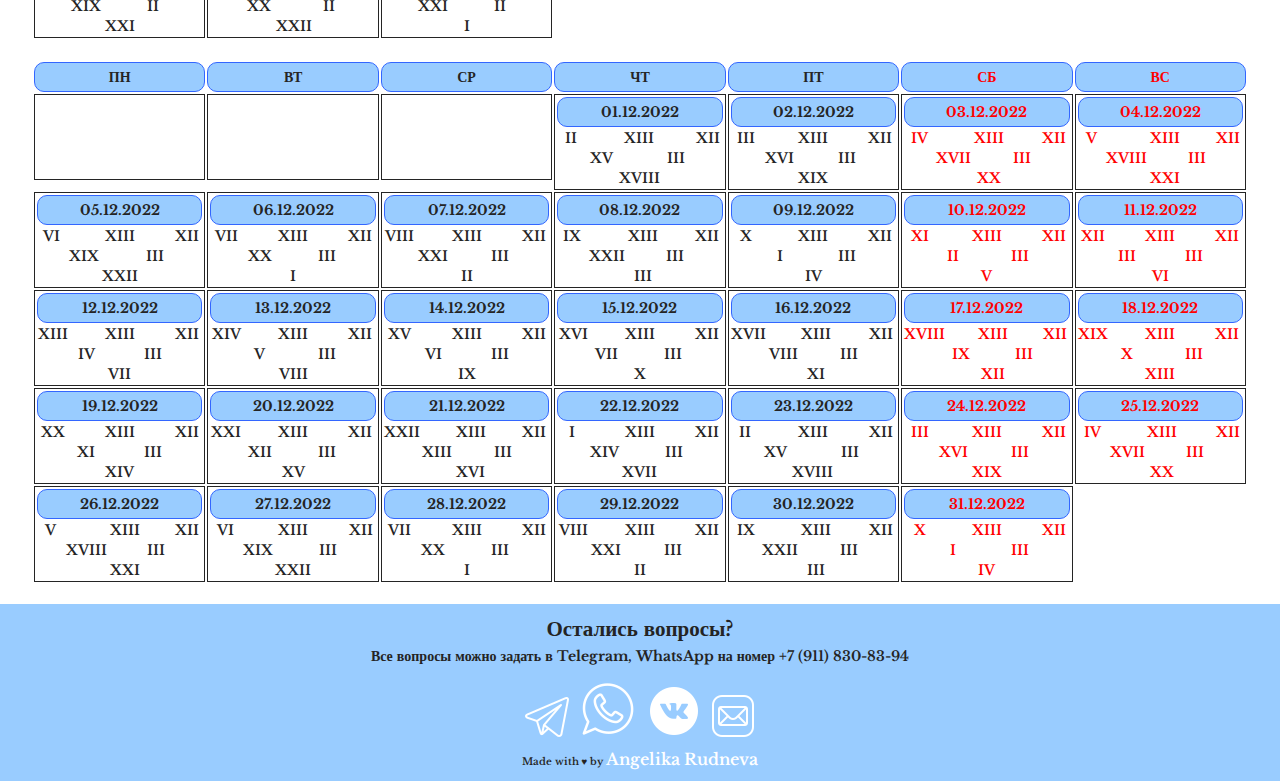
<file: yearcalendar.html>
<!DOCTYPE html>
<html lang="en">
  <head>
    <meta charset="UTF-8" />
    <meta http-equiv="X-UA-Compatible" content="IE=edge" />
    <meta name="viewport" content="width=device-width, initial-scale=1.0" />
    <title>Психологические портреты</title>
    <link rel="preconnect" href="https://fonts.googleapis.com" />
    <link rel="preconnect" href="https://fonts.gstatic.com" crossorigin />
    <link
      href="https://fonts.googleapis.com/css2?family=Libre+Baskerville:wght@400;700&display=swap"
      rel="stylesheet"
    />
    <link rel="stylesheet" href="css/style.css" />
    <link rel="stylesheet" href="css/calendar.css" />

    <style>
      .tbl {
        border: 1px solid rgb(36, 36, 36);
      }
      .tbh {
        border: 1px solid #3366ff;
        background-color: #99ccff;
        font-weight: bold;
        border-radius: 10px;
        padding: 5px;
      }
      .nil {
        border: 1px solid #ffffff;
        background-color: #ffffff;
      }
      .ind {
        font-size: 24px;
        font-weight: bold;
        color: rgb(36, 36, 36);
      }
      .ind_s {
        font-size: 16px;
        font-weight: bold;
        color: rgb(36, 36, 36);
      }
      .sub {
        font-size: 12px;
        color: #999999;
      }
      .sub_s {
        font-size: 10px;
        color: #999999;
      }
      .inda {
        font-size: 18px;
        font-weight: bold;
        color: rgb(36, 36, 36);
      }
      .gray {
        color: #999999;
      }
      .eso ul {
        list-style: none;
        margin: 0px;
        padding: 0px;
      }
      .eso ul li {
        float: left;
        padding: 1px;
        font-size: 12px;
      }
      .anons {
        text-align: center;
        margin-bottom: 1rem;
      }
    </style>
  </head>
  <body>
    <header>
      <nav class="shift">
        <ul>
          <li><a href="/personal.html">Личный портрет</a></li>
          <li><a href="/dayscompozit.html">Совместимость</a></li>
          <li><a href="/calendar.html">Прогноз</a></li>
        </ul>
      </nav>
    </header>
    <div class="compozit-drop">
      <ul>
        <li><a href="/calendar.html">Прогноз на месяц</a></li>
        <li><a href="/yearcalendar.html">Прогноз на год</a></li>
      </ul>
    </div>
    <div class="main-section m10">
      <div class="main-content">
        <div id="form" action="">
          <span>Дата рождения:</span>
          <input
            name="day"
            id="day"
            type="text"
            maxlength="2"
            placeholder="01"
            required
            value="1"
          />
          <input
            name="month"
            id="month"
            type="text"
            maxlength="2"
            placeholder="01"
            required
            value="1"
          />
          <input
            name="year"
            id="year"
            type="text"
            maxlength="4"
            placeholder="1999"
            required
            value="2022"
          />,
          <!-- <div class="forcast-date">
            <span>Месяц:</span>
            <div class="select">
              <select id="forecast_month">
                <option value="1">Январь</option>
                <option value="2">Февраль</option>
                <option value="3">Март</option>
                <option value="4">Апрель</option>
                <option selected value="5">Май</option>
                <option value="6">Июнь</option>
                <option value="7">Июль</option>
                <option value="8">Август</option>
                <option value="9">Сентябрь</option>
                <option value="10">Октябрь</option>
                <option value="11">Ноябрь</option>
                <option value="12">Декабрь</option>
              </select>
            </div> -->
            <input
              name="forecast-year"
              id="forecast_year"
              type="text"
              maxlength="4"
              placeholder="2022"
              required
              value="2022"
            />
            <button id="count-btn">Посчитать</button>
          </div>
        </div>
      </div>
    </div>
    <section>
      <div class="mtop-20" id="calendar_content"></div>
      <div class="mtop-20" id="calendar_content1"></div>
      <div class="mtop-20" id="calendar_content2"></div>
      <div class="mtop-20" id="calendar_content3"></div>
      <div class="mtop-20" id="calendar_content4"></div>
      <div class="mtop-20" id="calendar_content5"></div>
      <div class="mtop-20" id="calendar_content6"></div>
      <div class="mtop-20" id="calendar_content7"></div>
      <div class="mtop-20" id="calendar_content8"></div>
      <div class="mtop-20" id="calendar_content9"></div>
      <div class="mtop-20" id="calendar_content10"></div>
      <div class="mtop-20" id="calendar_content11"></div>
    </section>
    <footer class="footer">
        <h2>Остались вопросы?</h2>
        <p>
          Все вопросы можно задать в
          <a class="contacts" target="_blank" href="https://t.me/+79118308394"
            >Telegram</a
          >,
          <a class="contacts" target="_blank" href="https://wa.me/+79118308394"
            >WhatsApp</a
          >
          на номер <span>+7 (911) 830-83-94</span>
        </p>
        <div class="info">
          <span>
            <a target="_blank" href="https://t.me/+79118308394"
              ><img src="img/icons8-telegram-app-50.png" alt="Telegram"
            /></a>
            <a target="_blank" href="https://wa.me/+79118308394"
              ><img src="img/icons8-whatsapp-64.png" alt="WhatsApp"
            /></a>
            <a target="_blank" href="https://vk.com/angelika_rudneva"
              ><img src="img/icons8-vk-circled-60.png" alt="VK"
            /></a>
            <a target="_blank" href="mailto:info@likarudneva.com"
              ><img src="img/icons8-mail-50.png" alt="Mail"
            /></a>
          </span>
        </div>
        <span class="copyright"
          >Made with ♥ by
          <a href="https://likarudneva.com/"> Angelika Rudneva</a></span
        >
      </footer>

    <script src="js/yearcalendar.js"></script>
  </body>
</html>
</file>
<file: css/style.css>
* {
  margin: 0;
  padding: 0;
  box-sizing: border-box;
}

body {
  position: relative;
  font-family: "Libre Baskerville", serif;
  font-size: 18px;
  font-weight: 600;
  color: rgb(36, 36, 36) !important;
}

.container {
  max-width: 1024px;
  margin: 0 auto;
}
.container-xl {
  width: 95%;
  margin: 0 auto;
}
h2 {
  text-align: center;
  color: rgb(36, 36, 36);
}
.phone {
  text-decoration: none;
  color: rgb(36, 36, 36) !important;
}

/* NAVIGATION */

nav {
  display: flex;
  justify-content: center;
  width: 100%;
  margin: 0 auto;
  background: #fff !important;
  padding: 10px 0;
  -webkit-box-shadow: 0px 4px 15px 1px rgba(153, 204, 255, 0.25);
  -moz-box-shadow: 0px 4px 15px 1px rgba(153, 204, 255, 0.25);
  box-shadow: 0px 4px 15px 1px rgba(153, 204, 255, 0.25);
}

nav ul {
  list-style: none;
  text-align: center;
}
nav ul li {
  display: inline-block;
}
nav ul li.main-link {
  margin-right: 130px;
}

nav ul li a {
  display: block;
  padding: 10px;
  text-decoration: none;
  color: rgb(36, 36, 36) !important;
  font-weight: 800;
  text-transform: uppercase;
  margin: 0 10px;
}
nav ul li a,
nav ul li a:after,
nav ul li a:before {
  transition: all 0.5s;
}
nav ul li a:hover {
  color: #555 !important;
}
nav.shift ul li a {
  position: relative;
  z-index: 1;
}
nav.shift ul li a:hover {
  color: #fff !important;
}
nav.shift ul li a:after {
  display: block;
  position: absolute;
  top: 0;
  left: 0;
  bottom: 0;
  right: 0;
  margin: auto;
  width: 100%;
  height: 1px;
  content: ".";
  color: transparent;
  background: #99ccff;
  visibility: none;
  opacity: 0;
  z-index: -1;
}
nav ul li.main-link a::after {
  background: #4285c7 !important;
}

nav.shift ul li a:hover:after {
  opacity: 1;
  visibility: visible;
  height: 100%;
}
/*======================*/
.main-section {
  display: flex;
  justify-content: center;
  align-items: center;
}

.main-content h2 {
  font-size: 20px;
  padding: 10px;
  text-align: center;
}

.main-content form {
  padding: 10px;
}

input {
  max-width: 4rem;
  padding: 10px;
  outline: none;
  border-radius: 10px;
  border: 1px solid #99ccff;
  font-size: 14px;
  font-weight: 600;
  background-color: transparent;
}

input:focus {
  outline: 1px solid #99ccff;
}

input::placeholder {
  font-size: 14px;
  font-weight: 600;
}

.compozit {
  margin-top: 50px;
  display: flex;
  flex-direction: column;
  align-items: center;
}

button {
  padding: 10px 15px;
  border-radius: 10px;
  border: 1px solid #99ccff;
  background-color: #4285c7;
  -webkit-box-shadow: 0px 4px 15px 1px rgba(153, 204, 255, 0.25);
  -moz-box-shadow: 0px 4px 15px 1px rgba(153, 204, 255, 0.25);
  box-shadow: 0px 4px 15px 1px rgba(153, 204, 255, 0.25);
  font-size: 14px;
  font-weight: 600;
  color: #fff !important;
  cursor: pointer;
  transition: all 0.3s ease;
}

button:hover {
  background-color: #80b9f1;
  -webkit-box-shadow: 0px 10px 15px 1px rgba(153, 204, 255, 0.31);
  -moz-box-shadow: 0px 10px 15px 1px rgba(153, 204, 255, 0.31);
  box-shadow: 0px 10px 15px 1px rgba(153, 204, 255, 0.31);
}

section {
  margin-top: 10px !important;
  margin-bottom: 20px !important;
}
/* --------------------FOOTER----------------- */
.footer {
  left: 0;
  bottom: 0;
  padding: 10px;
  background: #99ccff;
  color: rgb(36, 36, 36) !important;
  width: 100%;
  text-align: center;
  line-height: 1.5;
  font-size: 14px;
}

.footer p {
  font-size: 14px;
}
a.contacts {
  text-decoration: none;
  color: rgb(36, 36, 36);
  font-weight: 900;
  transition: all 0.5s ease;
}

a.contacts:hover {
  border-bottom: 2px solid #fff !important;
  color: #fff !important;
}

.info {
  display: flex;
  justify-content: center;
  align-items: center;
  padding: 10px;
  padding-bottom: 0;
}

footer span.copyright a {
  text-decoration: none;
  color: #fff !important;
  font-size: 16px;
}
footer span.copyright {
  font-size: 10px;
}
svg {
  width: 40px;
  height: 40px;
  padding: 7px;
  border-radius: 50%;
  transition: all 0.3s ease;
}
footer span a svg:hover {
  background: #4285c7;
}
/* --------------------FOOTER----------------- */
@media (max-width: 1024px) {
  .container {
    max-width: 1000px;
    padding: 0 15px;
    margin: 0 auto;
  }
}
@media (max-width: 768px) {
  .container {
    max-width: 750px;
    padding: 0 15px;
    margin: 0 auto;
  }
}

@media (max-width: 425px) {
  .container {
    max-width: 400px;
    padding: 0 20px;
    margin: 0 auto;
  }

  #form {
    display: flex;
    flex-wrap: wrap;
    justify-content: center;
    align-items: center;
  }
  #form span {
    font-size: 12px;
    font-weight: 400;
    margin-right: 5px;
    margin-left: 5px;
  }
  #form button {
    margin: 10px;
  }
  .tbh {
    border: 1px solid #3366ff;
    background-color: #99ccff;
    font-weight: bold;
    border-radius: 5px !important;
    padding: 3px !important;
  }

  .ind {
    font-size: 14px !important;
    font-weight: bold;
    color: rgb(36, 36, 36);
  }

  .sub {
    font-size: 6px !important;
    color: #999999;
  }

  .sub_s {
    font-size: 8px !important;
    color: #999999;
  }

  .inda {
    font-size: 14px !important;
    font-weight: bold;
    color: rgb(36, 36, 36);
  }

  .eso ul li {
    float: left;
    padding: 0px;
    font-size: 5px !important;
  }

  .gray {
    font-size: 8px !important;
  }
  #date {
    font-size: 12px;
  }

  .tbh {
    font-size: 12px !important;
  }
  footer h2 {
    font-size: 14px !important;
    text-transform: uppercase;
  }
  footer p {
    font-size: 12px !important;
    width: 300px;
    margin: 0 auto;
  }

  nav ul li a {
    font-size: 12px;
    padding: 5px !important;
    margin: 0 2.5px !important;
  }
}
</file>
<file: css/calendar.css>
section {
  width: 95vw;
  margin: 20px auto !important;
  font-size: 14px !important;
}
.color-red {
  color: red;
}
#form {
  display: flex;
  align-items: center;
  justify-content: center;
}

.mtop-20 {
  margin-top: 20px;
}
/*DROPDOWN MENU COMPOZIT DAYS*/
.compozit-drop {
  width: 100%;
  display: flex;
  justify-content: center;
}
.compozit-drop ul {
  display: flex;
  justify-content: center;
  align-items: center;
  font-size: 14px;
  width: 30%;
  color: rgb(36, 36, 36);
  box-shadow: none !important;
}
.compozit-drop ul li {
  list-style: none;
  text-decoration: none;
  padding: 10px;
  border: 1px solid #4285c7;
  margin: 5px 5px;
}
.compozit-drop ul li a {
  text-decoration: none;
  color: rgb(36, 36, 36);
}
.compozit-drop ul li:hover {
  background-color: #99ccff;
}

.compozit-drop ul li:focus {
  background-color: #99ccff;
}
/*======================*/
input {
  margin: 0px 10px;
}
.forcast-date {
  display: flex;
  align-items: center;
  justify-content: center;
}
.forcast-date span {
  margin-left: 10px;
}
select {
  appearance: none;
  outline: 0;
  border: 0;
  box-shadow: none;
  flex: 1;
  padding: 0 1em;
  color: rgb(36, 36, 36);
  border: 1px solid #99ccff;
  border-radius: 10px;
  padding: 10px;
  background-image: none;
  cursor: pointer;
  font-weight: 800;
  font-size: 16px;
  font-family: "Libre Baskerville", serif;
}
select::-ms-expand {
  display: none;
}
.select {
  position: relative;
  display: flex;
  margin: 0 10px;
  width: 10em;
  border-radius: 0.25em;
  overflow: hidden;
}
.select::after {
  content: "\25BC";
  position: absolute;
  top: -10px;
  right: -5px;
  padding: 1em;
  transition: 0.25s all ease;
  pointer-events: none;
}
.select:hover::after {
  color: #99ccff;
}

.pagination {
  display: flex;
  justify-content: center;
  align-items: center;
}

.m10 {
  margin: 10px;
}
.pag-item {
  width: 40%;
  display: flex;
  justify-content: center;
  align-items: center;
  margin-bottom: 50px;
}
.pag-list {
  margin-right: 2px;
  margin-left: 2px;
  list-style: none;
  padding: 5px 10px;
  font-size: 14px;
  cursor: pointer;
  border-radius: 10px;
  transition: all 0.5s ease;
}
span.pag-list {
  background: none !important;
  color: #000 !important;
}
.pag-list:hover {
  background-color: #99ccff;
  color: #fff;
}

@media (max-width: 1024px) {
  .tbh {
    border-radius: 10px;
    padding: 5px;
    font-size: 12px;
  }
  .tbl td {
    font-size: 10px;
  }
  .ind {
    font-size: 18px;
    font-weight: bold;
    color: rgb(36, 36, 36);
  }
  .ind_s {
    font-size: 14px;
    font-weight: bold;
    color: rgb(36, 36, 36);
  }
  .sub {
    font-size: 10px;
    color: #999999;
  }
  .sub_s {
    font-size: 10px;
    color: #999999;
  }
  .inda {
    font-size: 14px;
  }
  .eso ul li {
    float: left;
    padding: 1px;
    font-size: 10px;
  }
  .anons {
    text-align: center;
    margin-bottom: 1rem;
  }
}

@media (max-width: 768px) {
  .compozit-drop ul {
    width: 60%;
  }
  .calendar-container {
    max-width: 700px;
    margin: 0 auto;
  }
  #form span {
    font-size: 12px;
    font-weight: 400;
  }
  #form input {
    max-width: 3rem;
    padding: 7px;
    font-size: 12px;
  }
  select {
    padding: 7px;
    font-size: 14px;
  }
  .tbh {
    border-radius: 10px;
    padding: 5px;
    font-size: 10px !important;
  }
  .tbl td {
    font-size: 8px !important;
  }
  .ind {
    font-size: 14px;
    font-weight: bold;
    color: rgb(36, 36, 36);
  }
  .ind_s {
    font-size: 10px;
    font-weight: bold;
    color: rgb(36, 36, 36);
  }
  .sub {
    font-size: 8px;
    color: #999999;
  }
  .sub_s {
    font-size: 8px;
    color: #999999;
  }
  .inda {
    font-size: 10px;
  }
  .eso ul li {
    float: left;
    padding: 1px;
    font-size: 8px;
  }
  .anons {
    text-align: center;
    margin-bottom: 1rem;
  }
}

@media (max-width: 425px) {
  .compozit-drop ul {
    width: 100%;
  }
  .calendar-container {
    max-width: 425px;
    padding: 0 10px;
  }
  .main-section {
    margin-top: 20px;
  }
  #form span {
    font-size: 10px !important;
    font-weight: 400;
  }
  #form input {
    max-width: 2.5rem;
    padding: 5px;
    font-size: 12px;
  }
  select {
    padding: 5px;
    font-size: 12px;
  }
  .select {
    width: 6em;
  }
  .select::after {
    top: -15px;
    right: -8px;
  }
  .pag-item {
    width: 90%;
  }
  .tbh {
    border-radius: 10px;
    padding: 2.5px;
    font-size: 8px !important;
  }
  .tbl td {
    font-size: 6px !important;
  }
  .ind {
    font-size: 10px;
    font-weight: bold;
    color: rgb(36, 36, 36);
  }
  .ind_s {
    font-size: 8px;
    font-weight: bold;
    color: rgb(36, 36, 36);
  }
  .sub {
    font-size: 6px;
    color: #999999;
  }
  .sub_s {
    font-size: 6px;
    color: #999999;
  }
  .inda {
    font-size: 8px;
  }
  .eso ul li {
    float: left;
    padding: 1px;
    font-size: 6px;
  }
  .anons {
    text-align: center;
    margin-bottom: 1rem;
  }
}
</file>
<file: css/dayscompoz.css>
* {
  margin: 0;
  padding: 0;
}
body {
  position: relative;
  font-family: "Libre Baskerville", serif;
  font-size: 18px;
  font-weight: 600;
  color: rgb(36, 36, 36) !important;
}

/* NAVIGATION */
nav {
  width: 100%;
  margin: 0 auto;
  background: #fff !important;
  padding: 10px 0;
  -webkit-box-shadow: 0px 4px 15px 1px rgba(153, 204, 255, 0.25);
  -moz-box-shadow: 0px 4px 15px 1px rgba(153, 204, 255, 0.25);
  box-shadow: 0px 4px 15px 1px rgba(153, 204, 255, 0.25);
}

nav ul {
  list-style: none;
  text-align: center;
}
nav ul li {
  display: inline-block;
}
nav ul li.main-link {
  margin-right: 130px;
}

nav ul li a {
  display: block;
  padding: 10px;
  text-decoration: none;
  color: rgb(36, 36, 36) !important;
  font-weight: 800;
  text-transform: uppercase;
  margin: 0 10px;
}
nav ul li a,
nav ul li a:after,
nav ul li a:before {
  transition: all 0.5s;
}
nav ul li a:hover {
  color: #555;
}
nav.shift ul li a {
  position: relative;
  z-index: 1;
}
nav.shift ul li a:hover {
  color: #fff !important;
}
nav.shift ul li a:after {
  display: block;
  position: absolute;
  top: 0;
  left: 0;
  bottom: 0;
  right: 0;
  margin: auto;
  width: 100%;
  height: 1px;
  content: ".";
  color: transparent;
  background: #99ccff !important;
  visibility: none;
  opacity: 0;
  z-index: -1;
}
nav ul li.main-link a::after {
  background: #4285c7 !important;
}

nav.shift ul li a:hover:after {
  opacity: 1;
  visibility: visible;
  height: 100%;
}

/************ Styles for DAYSCOMPOZFOUR **************/
.columns {
  width: 100%;
  display: flex;
  justify-content: center;
}

.column-1 {
  width: 50%;
  padding: 0 20px;
}
.column-2 {
  width: 50%;
  padding: 0 15px;
}

/**********Styles for INPUTS**********/

/*DROPDOWN MENU COMPOZIT DAYS*/
.compozit-drop {
  width: 100%;
  display: flex;
  justify-content: center;
}
.compozit-drop ul {
  display: flex;
  justify-content: center;
  align-items: center;
  font-size: 14px;
  width: 30%;
  color: rgb(36, 36, 36) !important;
  box-shadow: none !important;
}
.compozit-drop ul li {
  list-style: none;
  text-decoration: none;
  padding: 10px;
  border: 1px solid #4285c7 !important;
  margin: 5px 5px;
}
.compozit-drop ul li a {
  text-decoration: none;
  color: rgb(36, 36, 36) !important;
}
.compozit-drop ul li:hover {
  background-color: #99ccff !important;
}

.compozit-drop ul li:focus {
  background-color: #99ccff !important;
}
/*======================*/

#form {
  display: flex;
  justify-content: center;
  align-items: center;
}

#form input {
  margin: 0px 2px;
}
#form2 {
  display: flex;
  justify-content: center;
  align-items: center;
}

#form2 input {
  margin: 0px 2px;
}

.btn {
  margin: 0 10px;
}

section {
  margin-top: 30px !important;
  margin-bottom: 100px !important;
}

.main-content-2 h2 {
  font-size: 20px;
  padding: 10px;
  text-align: center;
}
.main-content-2 h2.subtitle {
  font-size: 14px;
  font-weight: 400;
}

/*======================*/
.main-section {
  display: flex;
  justify-content: center;
  align-items: center;
}

.main-content h2 {
  font-size: 20px;
  padding: 10px;
  text-align: center;
}
.main-content h2.subtitle {
  font-size: 14px;
  font-weight: 400;
}

.main-content form {
  padding: 10px;
}

input {
  max-width: 15px;
  padding: 7px;
  outline: none;
  border-radius: 10px;
  border: 1px solid #99ccff !important;
  font-size: 14px;
  font-weight: 600;
  background-color: transparent;
}
input.last {
  max-width: 32px;
}
input:focus {
  outline: 1px solid #99ccff !important;
}

input::placeholder {
  font-size: 14px;
  font-weight: 600;
}

.compozit {
  margin-top: 50px;
  display: flex;
  flex-direction: column;
  align-items: center;
}

button {
  padding: 7px 5px;
  border-radius: 10px;
  border: 1px solid #99ccff !important;
  background-color: #99ccff !important;
  -webkit-box-shadow: 0px 4px 15px 1px rgba(153, 204, 255, 0.25);
  -moz-box-shadow: 0px 4px 15px 1px rgba(153, 204, 255, 0.25);
  box-shadow: 0px 4px 15px 1px rgba(153, 204, 255, 0.25);
  font-size: 14px;
  font-weight: 600;
  color: rgb(36, 36, 36);
  cursor: pointer;
  transition: all 0.3s ease;
}

button:hover {
  background-color: #99ccff !important;
  color: #fff !important;
  -webkit-box-shadow: 0px 10px 15px 1px rgba(153, 204, 255, 0.31);
  -moz-box-shadow: 0px 10px 15px 1px rgba(153, 204, 255, 0.31);
  box-shadow: 0px 10px 15px 1px rgba(153, 204, 255, 0.31);
}

section {
  margin-top: 30px !important;
  margin-bottom: 100px !important;
}

/* --------------------FOOTER----------------- */
.footer {
  left: 0;
  bottom: 0;
  padding: 10px;
  background: #99ccff;
  color: rgb(36, 36, 36);
  width: 100%;
  text-align: center;
  line-height: 1.5;
  font-size: 14px;
}

.footer p {
  font-size: 14px;
}
a.contacts {
  text-decoration: none;
  color: rgb(36, 36, 36);
  font-weight: 900;
  transition: all 0.5s ease;
}

a.contacts:hover {
  border-bottom: 2px solid #fff;
  color: #fff;
}

.info {
  display: flex;
  justify-content: center;
  align-items: center;
  padding: 10px;
}

footer span a img {
  width: 40px;
  padding: 7px;
  border-radius: 50%;
  transition: all 0.3s ease;
}
footer span a img:hover {
  background: #4285c7;
}
footer span.copyright a {
  text-decoration: none;
  color: #fff;
}
footer span.copyright {
  font-size: 10px;
}
.phone {
  text-decoration: none;
  color: rgb(36, 36, 36);
}
/* --------------------FOOTER----------------- */

@media (max-width: 1024px) {
  .columns {
    max-width: 1024px;
    padding: 0 10px;
    overflow-x: hidden !important;
  }
  .tbh {
    border-radius: 10px;
    padding: 5px !important;
    font-size: 12px !important;
  }
  .ind {
    font-size: 12px !important;
  }
  .ind_s {
    font-size: 12px !important;
  }
  .sub {
    font-size: 8px !important;
  }
  .sub_s {
    font-size: 6px !important;
  }
  .inda {
    font-size: 12px !important;
  }
  .gray {
    color: #999999;
  }
  .eso ul li {
    font-size: 8px !important;
  }
  .anons {
    margin-bottom: 0.5rem !important;
  }
  .main-section {
    max-width: 1024px;
    padding: 0 20px;
  }
}

@media (max-width: 768px) {
  .main-section {
    display: flex;
    flex-direction: column;
    align-items: center;
    justify-content: center;
  }
  .compozit-drop ul {
    width: 768px;
  }
  .columns {
    flex-direction: column;
    max-width: 720px;
    align-items: center;
  }
  .column-1 {
    width: 700px;
    margin: 0 auto;
  }
}

@media (max-width: 425px) {
  .main-section {
    max-width: 420px;
  }
  .main-content h2 {
    font-size: 14px;
  }
  #form h2 {
    font-size: 12px;
  }
  #form input {
    font-size: 12px;
    font-weight: 400;
    padding: 5px;
  }
  #form button {
    font-size: 12px;
    font-weight: 600;
    padding: 5px 3px;
  }

  .main-content-2 h2 {
    font-size: 14px;
  }
  #form2 h2 {
    font-size: 12px;
  }
  #form2 input {
    font-size: 12px;
    font-weight: 400;
    padding: 5px;
  }
  #form2 button {
    font-size: 12px;
    font-weight: 600;
    padding: 5px 3px;
  }
  .columns {
    max-width: 410px;
  }
  .column-1 {
    max-width: 400px;
  }
  .flx {
    display: flex;
    flex-direction: column;
    align-items: center;
  }
  .w70 {
    width: 70%;
  }
  span.line {
    width: 400px;
    height: 1px;
    border-bottom: 1px solid black;
    margin: 0 auto;
  }
  .tbh {
    border-radius: 5px;
    padding: 2.5px !important;
    font-size: 10px !important;
  }
  .ind {
    font-size: 10px !important;
  }
  .ind_s {
    font-size: 10px !important;
  }
  .sub {
    font-size: 6px !important;
  }
  .sub_s {
    font-size: 4px !important;
  }
  .inda {
    font-size: 10px !important;
  }
  .gray {
    color: #999999;
  }
  .eso ul li {
    font-size: 6px !important;
  }
  nav ul li a {
    font-size: 14px;
    padding: 5px !important;
    margin: 0 5px !important;
  }
}
</file>
<file: css/dayscompozit.css>
body {
  position: relative;
  font-family: "Libre Baskerville", serif;
  font-size: 18px;
  font-weight: 600;
  color: rgb(36, 36, 36) !important;
}

/*DROPDOWN MENU COMPOZIT DAYS*/
.compozit-drop {
  width: 100%;
  display: flex;
  justify-content: center;
}
.compozit-drop ul {
  display: flex;
  justify-content: center;
  align-items: center;
  font-size: 14px;
  width: 30%;
  color: rgb(36, 36, 36) !important;
  box-shadow: none !important;
}
.compozit-drop ul li {
  list-style: none;
  text-decoration: none;
  padding: 10px;
  border: 1px solid #4285c7;
  margin: 5px 5px;
}
.compozit-drop ul li a {
  text-decoration: none;
  color: rgb(36, 36, 36) !important;
}
.compozit-drop ul li:hover {
  background-color: #99ccff;
}

.compozit-drop ul li:focus {
  background-color: #99ccff;
}
/*======================*/

form {
  display: flex;
  justify-content: center;
  align-items: center;
}

form input {
  margin: 5px 10px;
}

.btn {
  margin: 0 10px;
}

h2.subtitle {
  font-size: 16px;
  font-weight: 400;
}

section {
  margin-top: 30px !important;
  margin-bottom: 100px !important;
}

/* --------------------FOOTER----------------- */
.footer {
  left: 0;
  bottom: 0;
  padding: 10px;
  background: #99ccff;
  color: rgb(36, 36, 36) !important;
  width: 100%;
  text-align: center;
  line-height: 1.5;
  font-size: 14px;
}

.footer p {
  font-size: 14px;
}
a.contacts {
  text-decoration: none;
  color: rgb(36, 36, 36) !important;
  font-weight: 900;
  transition: all 0.5s ease;
}

a.contacts:hover {
  border-bottom: 2px solid #fff !important;
  color: #fff !important;
}

.info {
  display: flex;
  justify-content: center;
  align-items: center;
  padding: 10px;
}

footer span a img {
  width: 40px;
  padding: 7px;
  border-radius: 50%;
  transition: all 0.3s ease;
}
footer span a img:hover {
  background: #4285c7;
}
footer span.copyright a {
  text-decoration: none;
  color: #fff !important;
}
footer span.copyright {
  font-size: 10px;
}
/* --------------------FOOTER----------------- */

@media (max-width: 1440px) {
  .container-2 {
    max-width: 1400px;
    padding: 0 20px;
    margin: 0 auto;
  }
}
@media (max-width: 1024px) {
  .container-2 {
    max-width: 1024px;
    padding: 0 20px;
  }
}
@media (max-width: 768px) {
  .container-2 {
    max-width: 750px;
    padding: 0 20px;
  }
  .compozit-drop ul {
    width: 50%;
  }
  .main-content form {
    display: flex;
    width: 100%;
    flex-wrap: wrap;
    justify-content: center;
    align-items: center;
  }
  form h2 {
    font-size: 14px !important;
  }
  form button {
    margin-top: 20px !important;
  }
}

@media (max-width: 425px) {
  .container-2 {
    max-width: 400px !important;
    padding: 0 20px;
  }
  tr.flex {
    display: flex;
    flex-direction: column;
    align-items: center;
    justify-content: center;
  }
  td.w-70 {
    width: 70% !important;
  }

  .compozit-drop ul {
    width: 80%;
    font-size: 12px;
  }
  nav ul li a {
    font-size: 12px;
    padding: 5px !important;
    margin: 0 3px !important;
  }
  #form input {
    padding: 7px;
    max-width: 3rem;
  }
}
</file>
<file: css/threedayscompozit.css>
section {
  width: 95vw;
  display: flex;
  flex-wrap: wrap;
  align-items: center;
  justify-content: center;
  color: rgb(36, 36, 36) !important;
}

span.result-symbol {
  font-size: 50px;
  font-weight: 700;
  display: flex;
  justify-content: center;
  color: rgb(36, 36, 36) !important;
  margin-right: 10px;
}

form h2 {
  font-weight: 400;
}
/*DROPDOWN MENU COMPOZIT DAYS*/
.compozit-drop {
  width: 100%;
  display: flex;
  justify-content: center;
}
.compozit-drop ul {
  display: flex;
  justify-content: center;
  align-items: center;
  font-size: 14px;
  width: 30%;
  color: rgb(36, 36, 36) !important;
  box-shadow: none !important;
}
.compozit-drop ul li {
  list-style: none;
  text-decoration: none;
  padding: 10px;
  border: 1px solid #4285c7;
  margin: 5px 5px;
}
.compozit-drop ul li a {
  text-decoration: none;
  color: rgb(36, 36, 36) !important;
}

.compozit-drop ul li:hover {
  background-color: #99ccff !important;
}

.compozit-drop ul li:focus {
  background-color: #99ccff !important;
}

@media (max-width: 1024px) {
  form h2 {
    font-size: 14px !important;
  }
  form input {
    width: 50px;
    font-size: 12px;
    font-weight: 400 !important;
  }
}

@media (max-width: 768px) {
  .compozit-drop ul {
    width: 70%;
  }
  form {
    display: flex;
    flex-wrap: wrap;
  }
  form h2 {
    font-size: 14px !important;
  }
  form input {
    margin: 0 2px !important;
    padding: 5px !important;
    width: 40px;
    font-size: 12px;
    font-weight: 400 !important;
  }
  #section-container {
    max-width: 768px;
    padding: 0 20px;
  }
  .tbh {
    border-radius: 5px !important;
    padding: 2px !important;
  }
  .ind {
    font-size: 18px !important;
    font-weight: bold;
    color: rgb(36, 36, 36);
  }

  .ind_s {
    font-size: 12px !important;
    font-weight: bold;
    color: rgb(36, 36, 36);
  }

  .sub {
    font-size: 9px !important;
    color: #999999;
  }

  .sub_s {
    font-size: 8px !important;
    color: #999999;
  }

  .inda {
    font-size: 14px !important;
    font-weight: bold;
    color: rgb(36, 36, 36);
  }

  .eso ul li {
    float: left;
    padding: 1px;
    font-size: 9px !important;
  }
}

@media (max-width: 425px) {
  form h2 {
    font-size: 10px !important;
  }
  form input {
    margin: 0 2px !important;
    padding: 5px !important;
    width: 35px;
    font-size: 10px;
    font-weight: 400 !important;
  }
  #section-container {
    max-width: 425px;
    padding: 0 20px;
  }
  tr.tr-flex {
    display: flex;
    flex-direction: column;
    align-items: center;
    justify-content: center;
  }
  td.w100 {
    width: 100% !important;
  }
  .tbh {
    border-radius: 5px !important;
    padding: 5px !important;
    font-size: 12px !important;
  }
  .ind {
    font-size: 18px !important;
    font-weight: bold;
    color: rgb(36, 36, 36);
  }

  .ind_s {
    font-size: 12px !important;
    font-weight: bold;
    color: rgb(36, 36, 36);
  }

  .sub {
    font-size: 8px !important;
    color: #999999;
  }

  .sub_s {
    font-size: 8px !important;
    color: #999999;
  }

  .inda {
    font-size: 14px !important;
    font-weight: bold;
    color: rgb(36, 36, 36);
  }

  .eso ul li {
    float: left;
    padding: 1px;
    font-size: 9px !important;
  }
  nav ul li a {
    font-size: 14px;
    padding: 5px !important;
    margin: 0 5px !important;
  }
}
</file>
<file: css/fourdayscompozit.css>
.form-box {
  display: flex;
  justify-content: center;
  align-items: center;
  flex-direction: column;
}
.form__group:nth-child(4) {
  padding: 0 0 20px 0;
}

.form__group {
  display: flex;
  justify-content: center;
  align-items: center;
  margin-top: 5px;
  margin-bottom: 5px;
}
</file>
